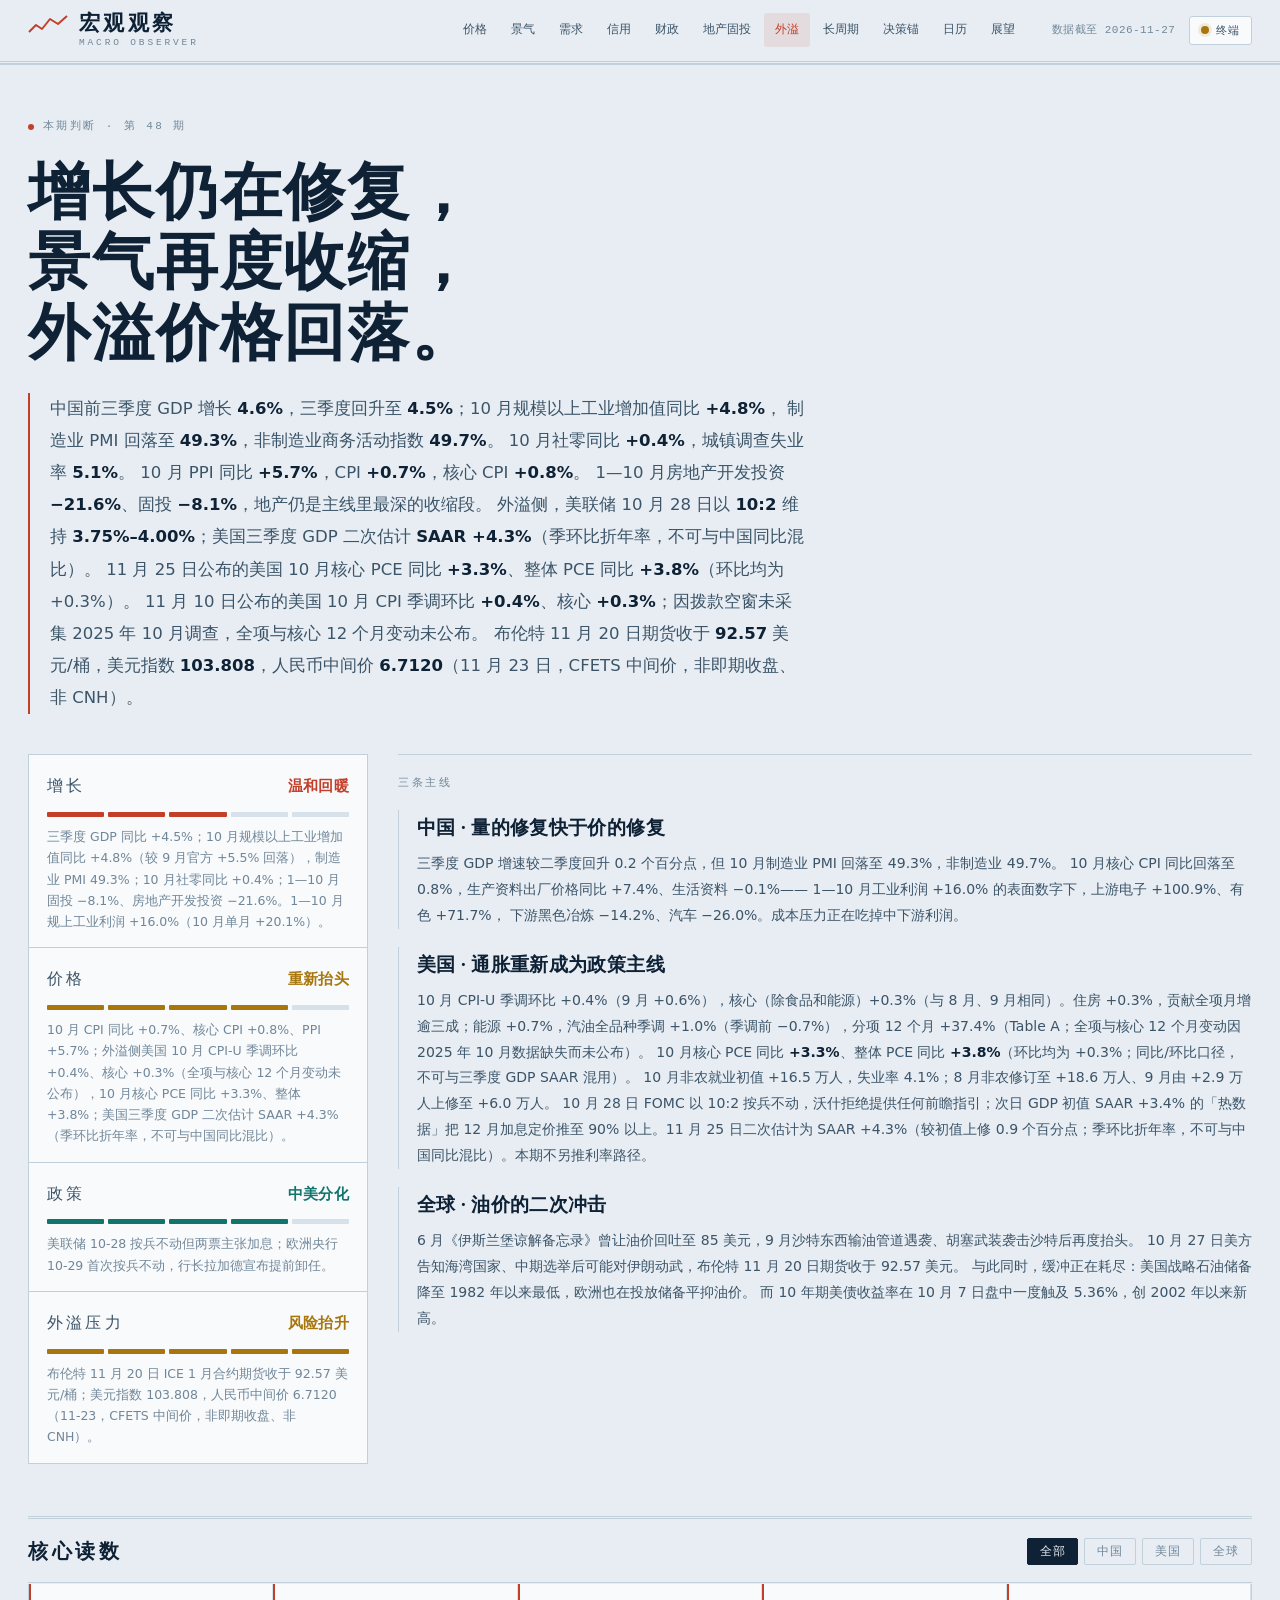
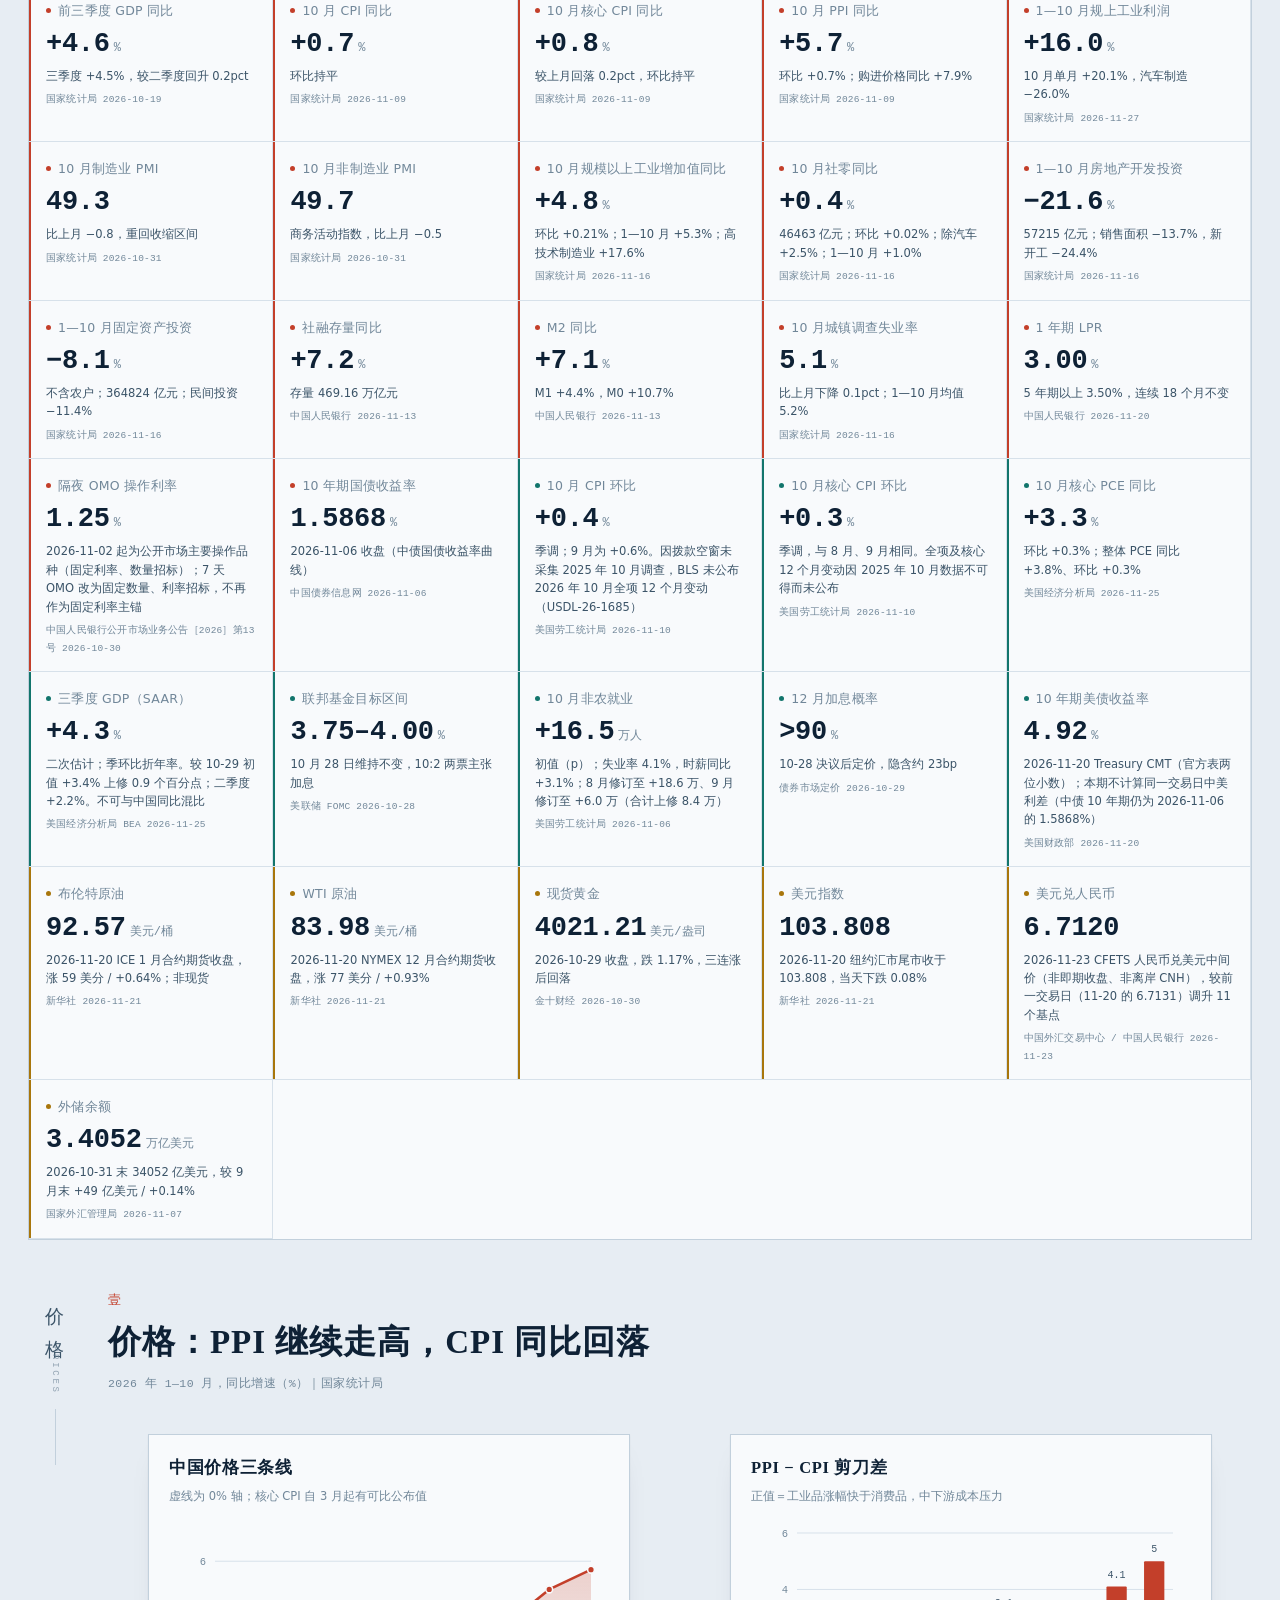
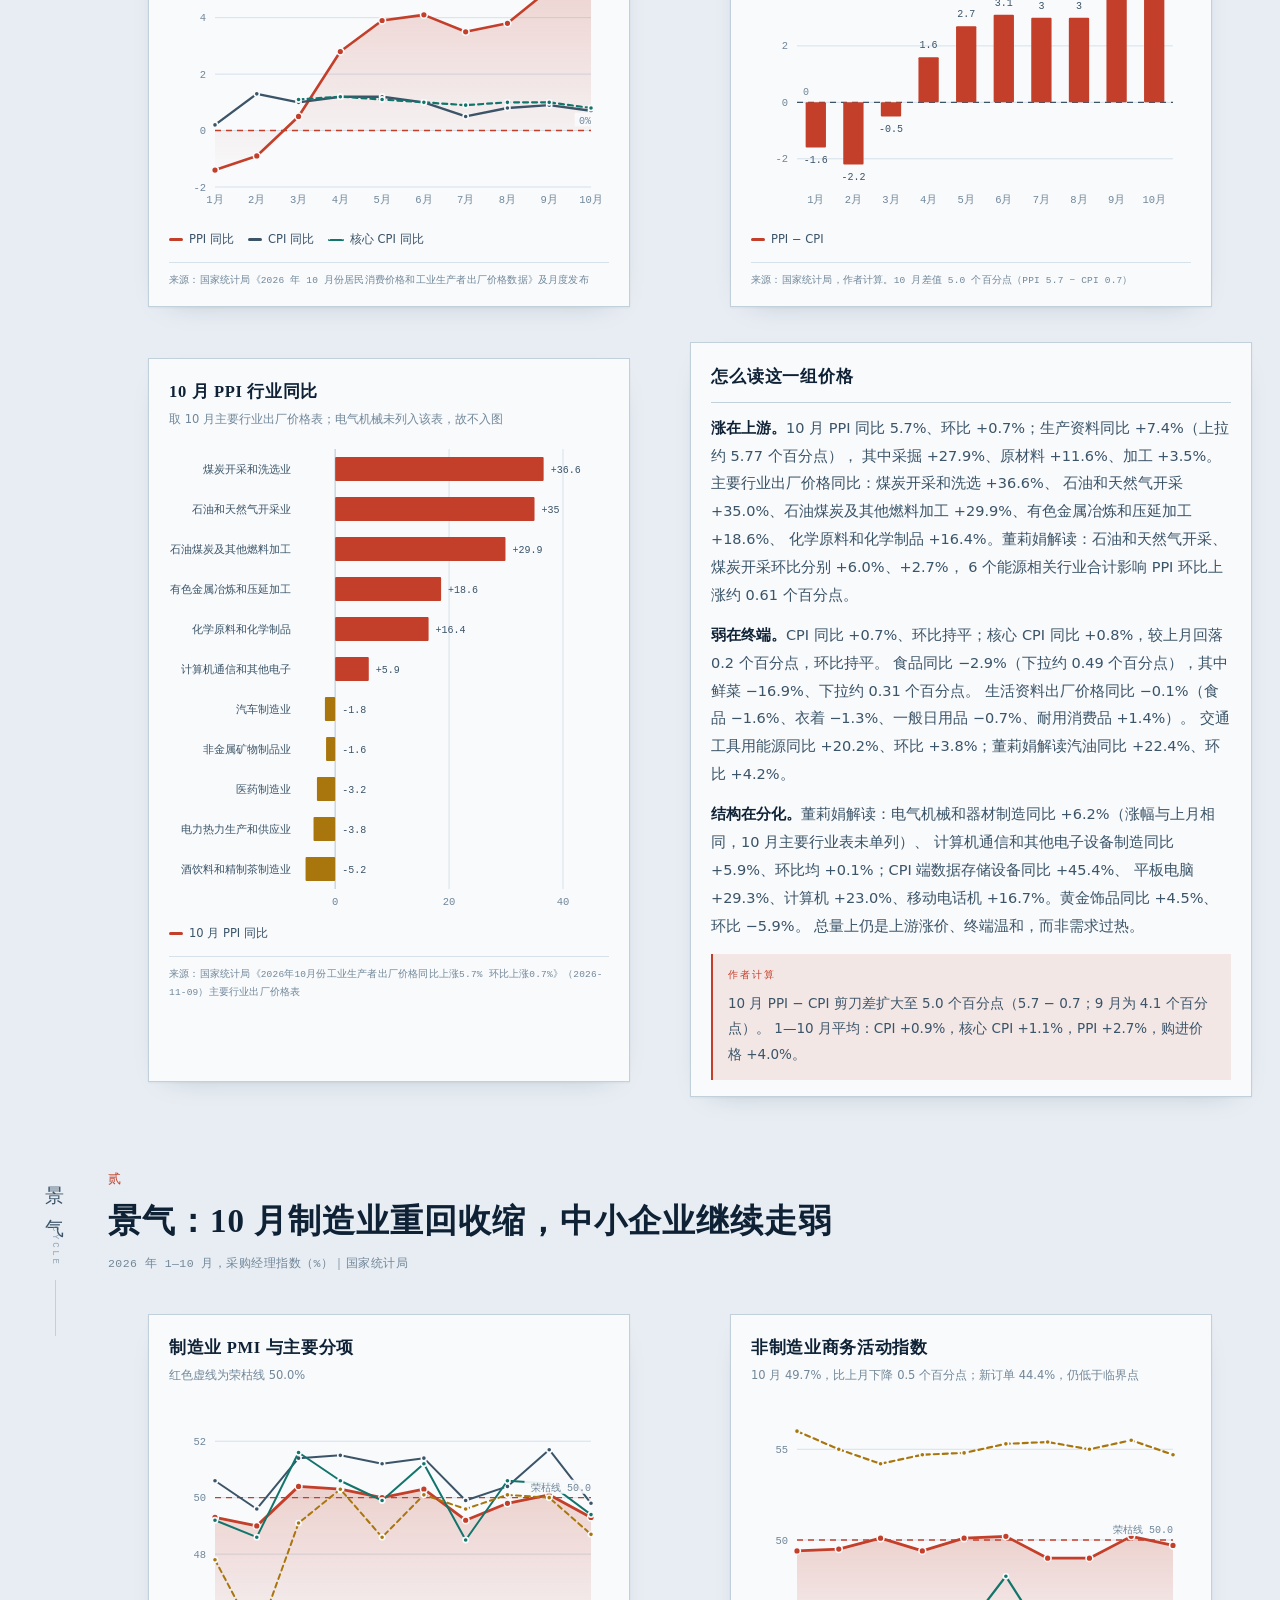
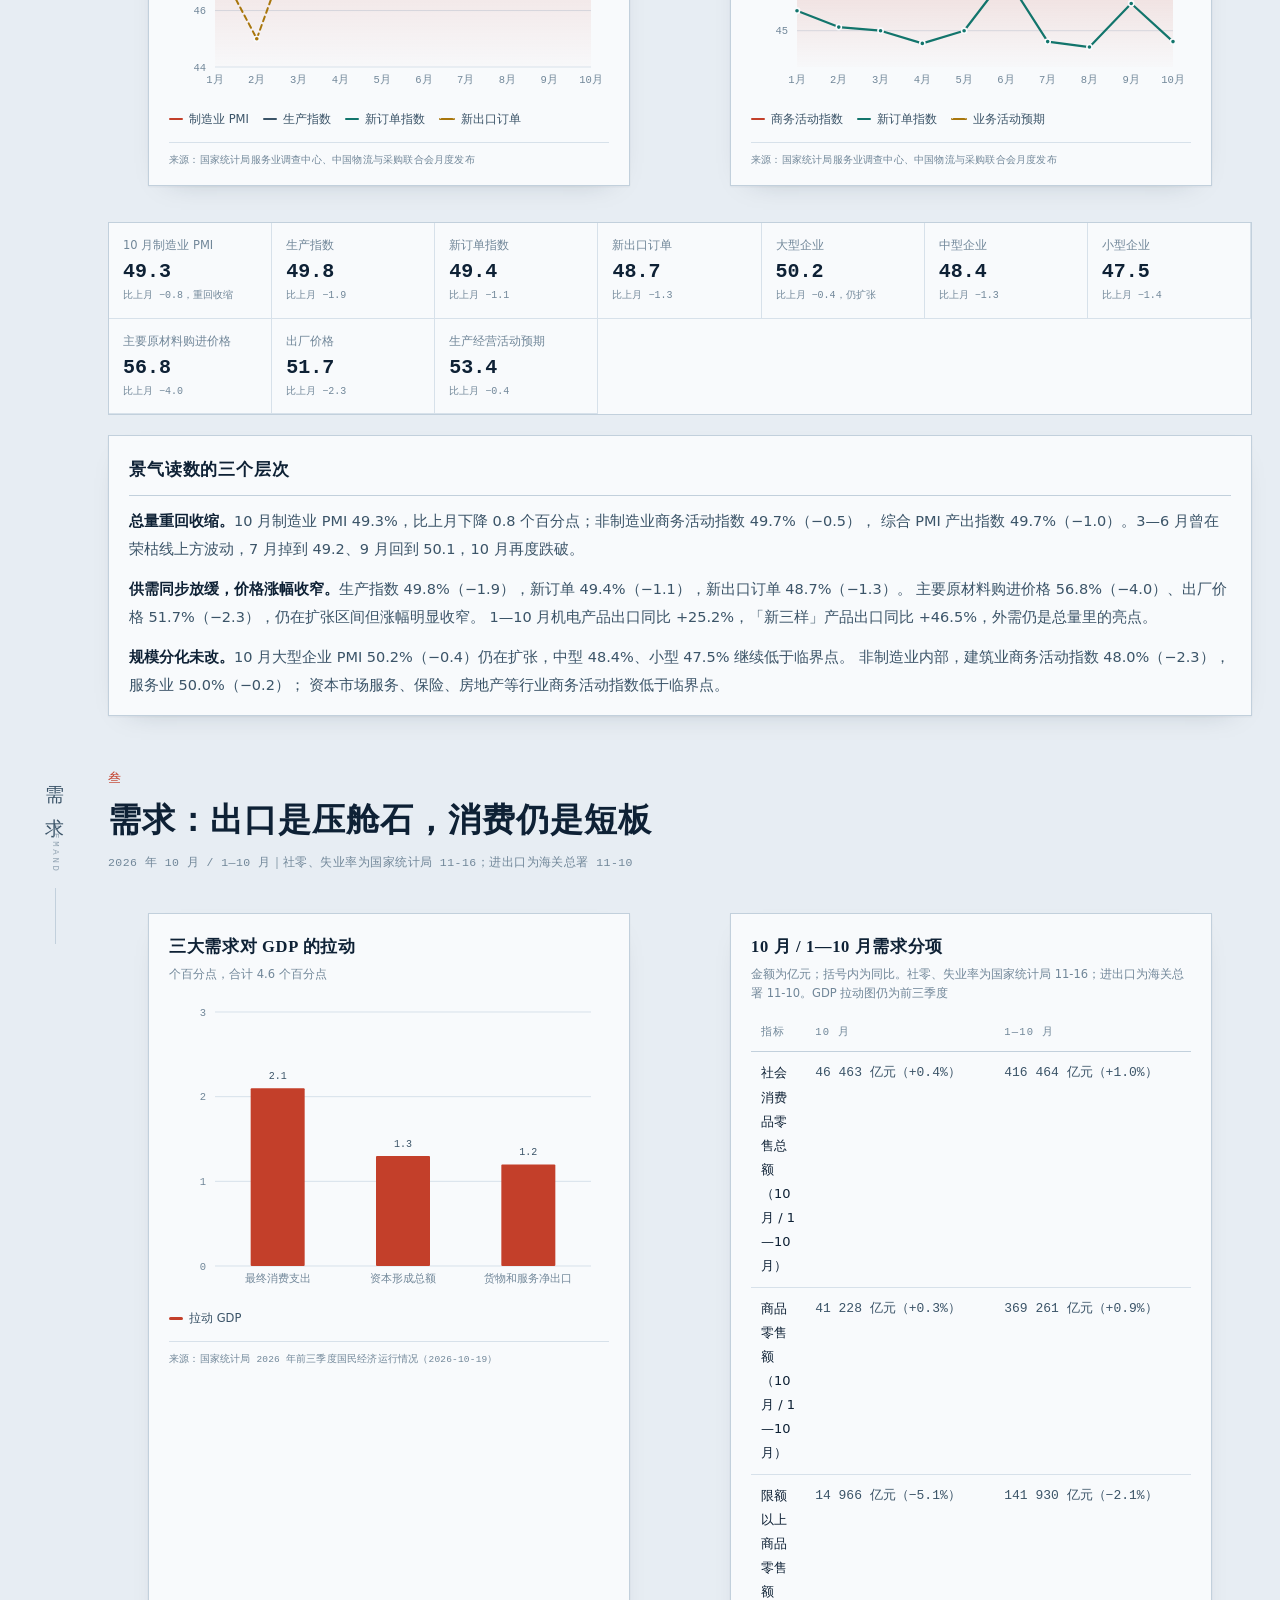
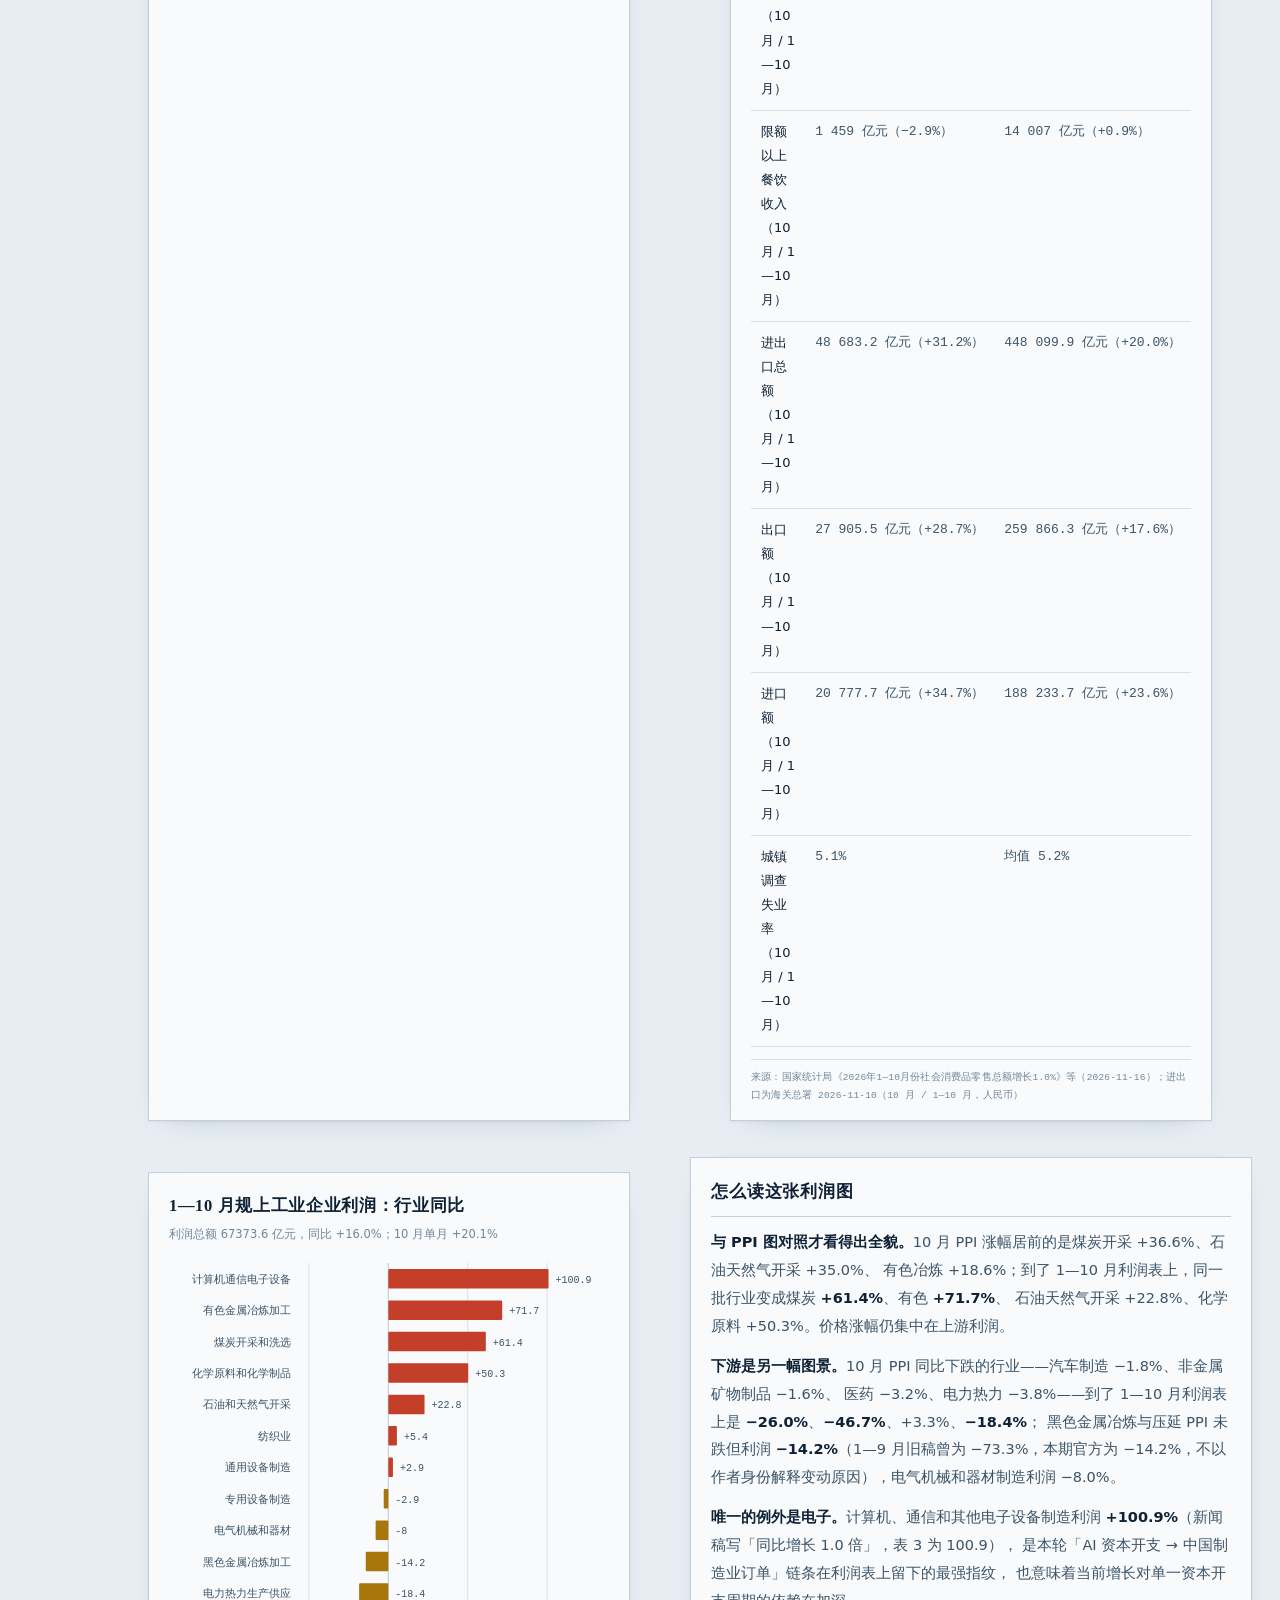
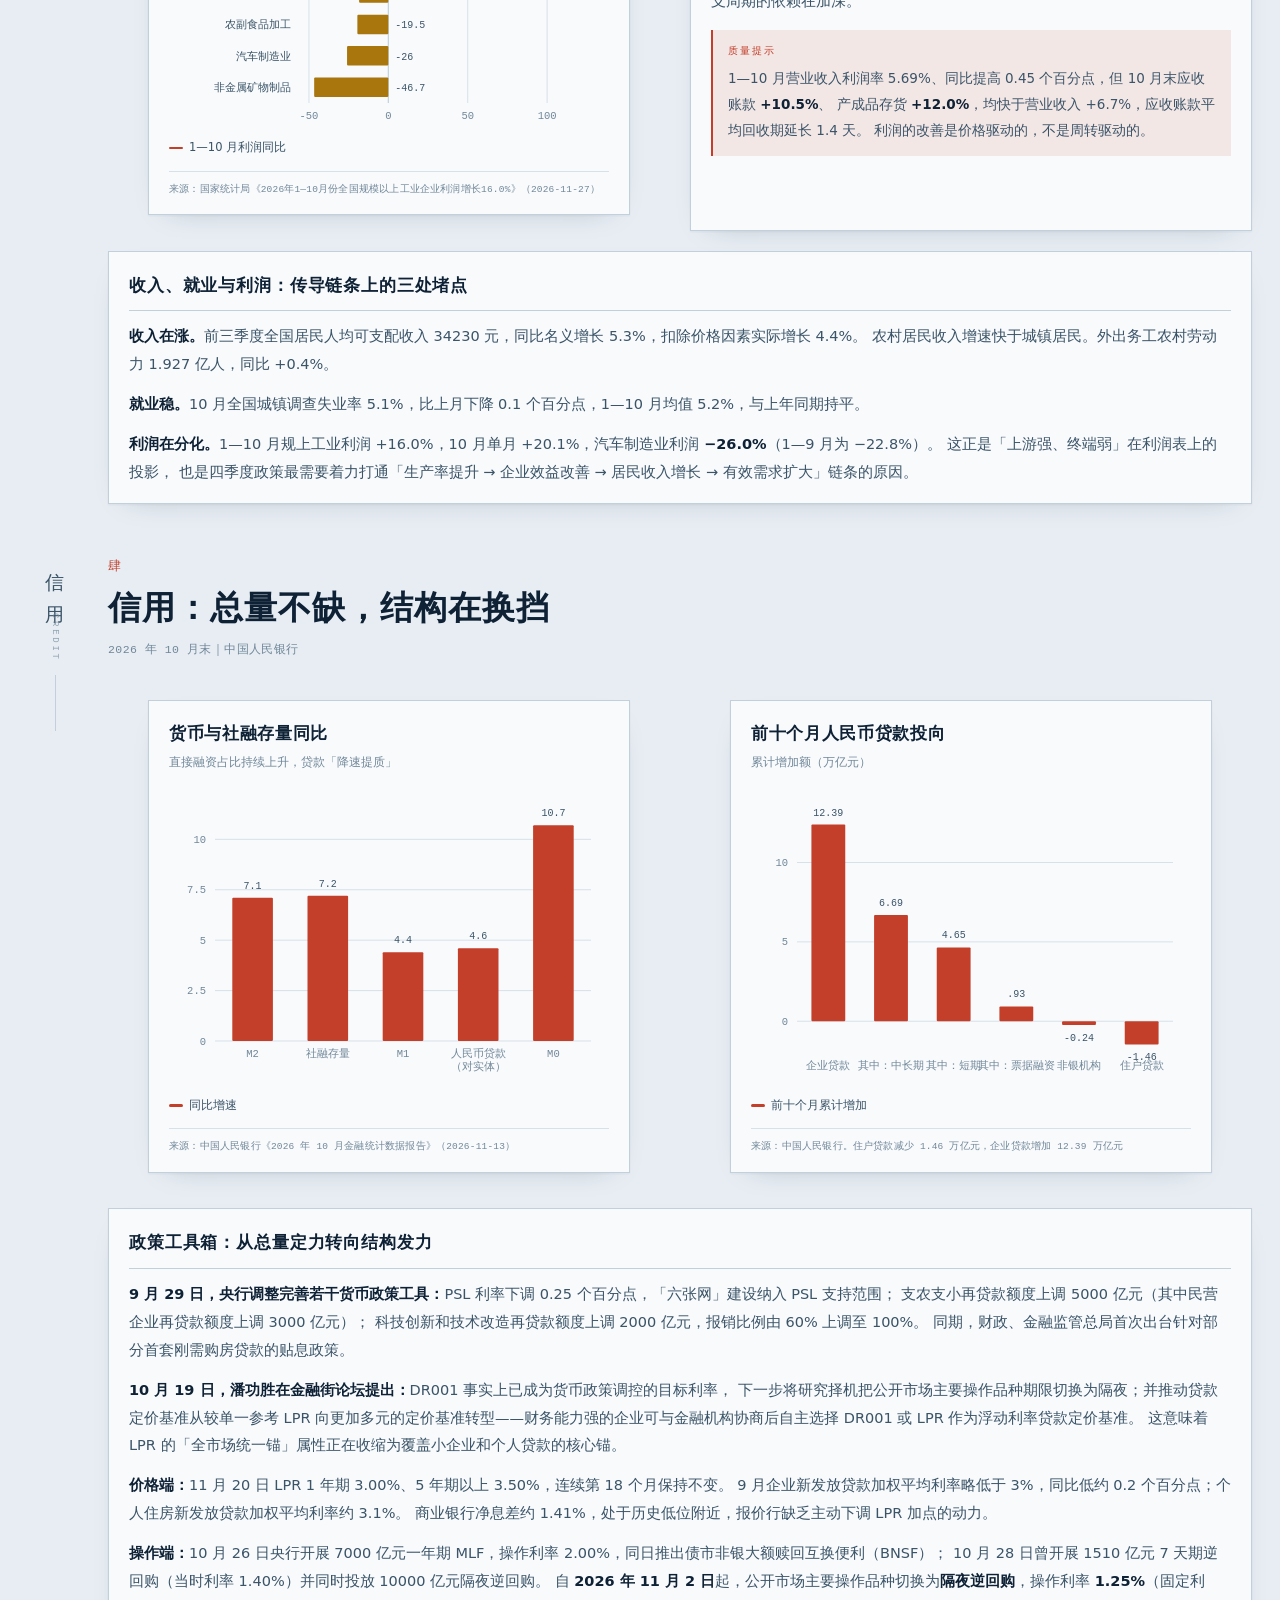
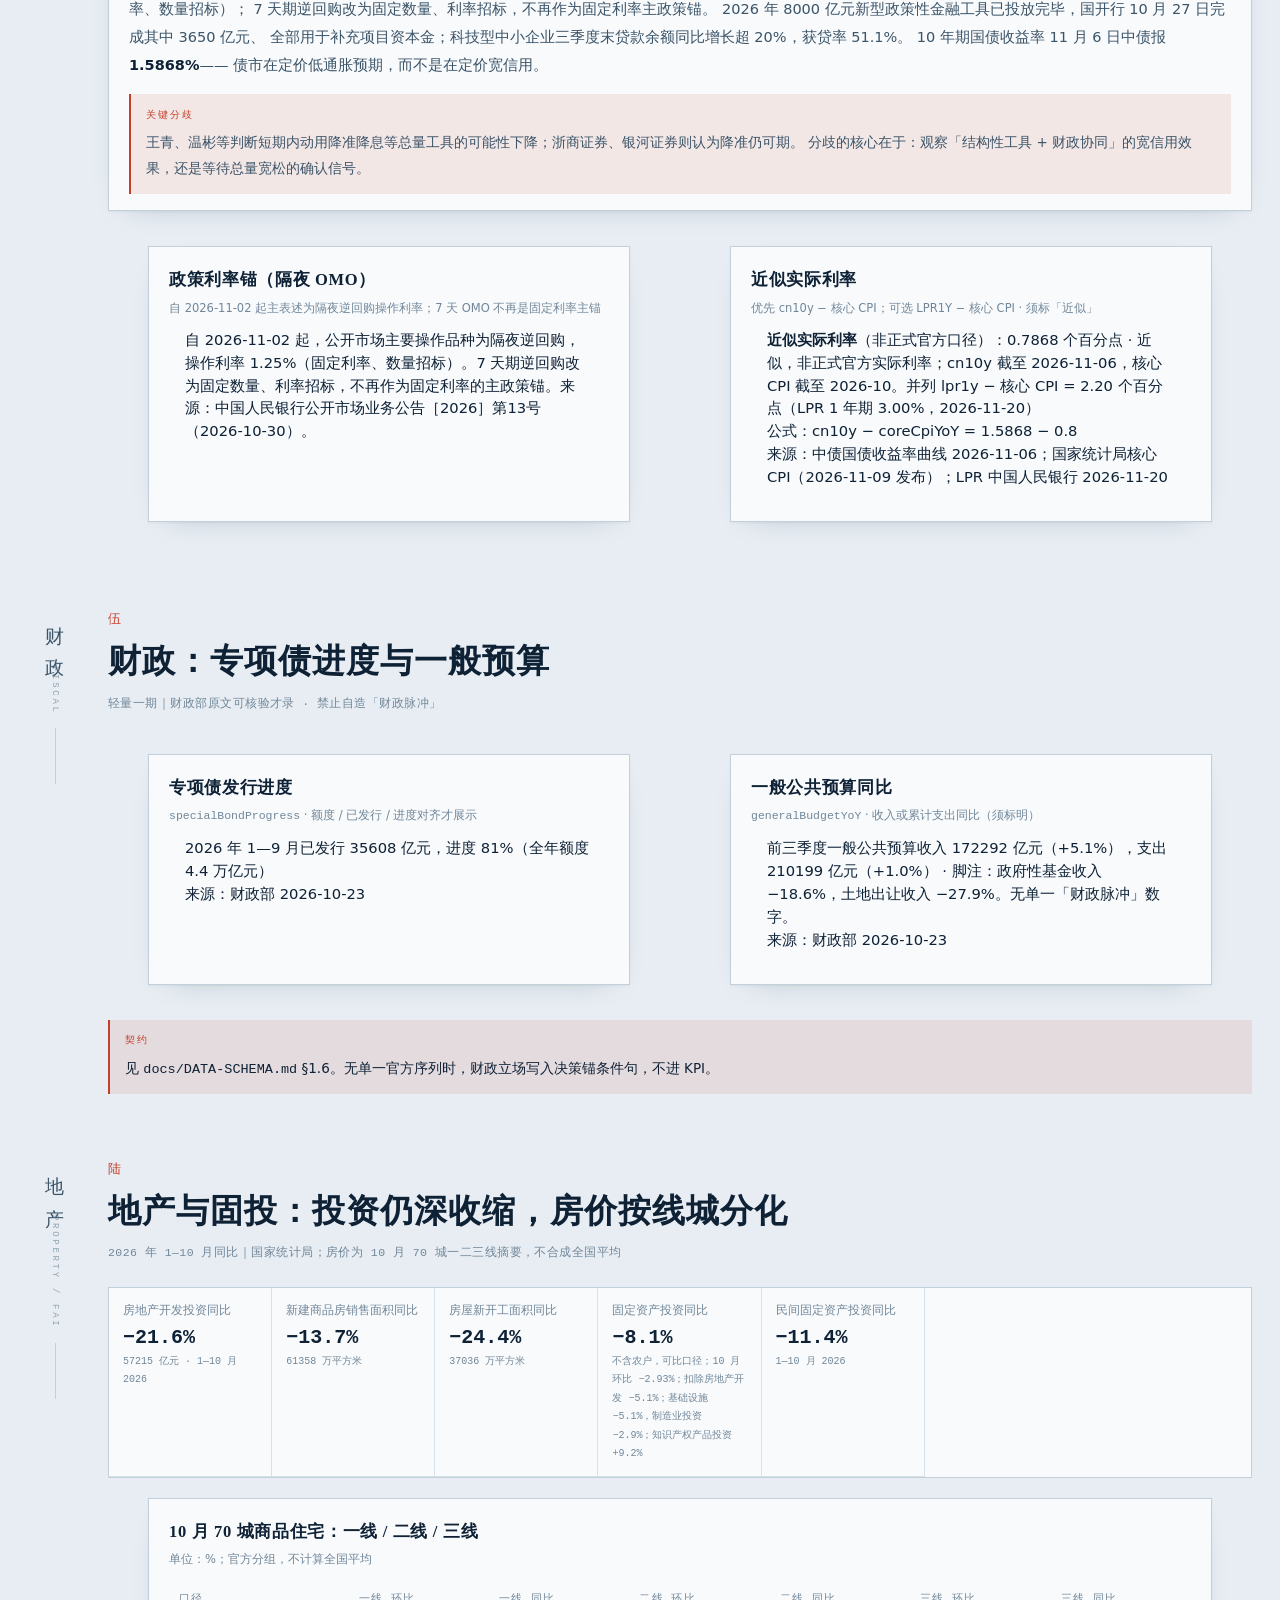
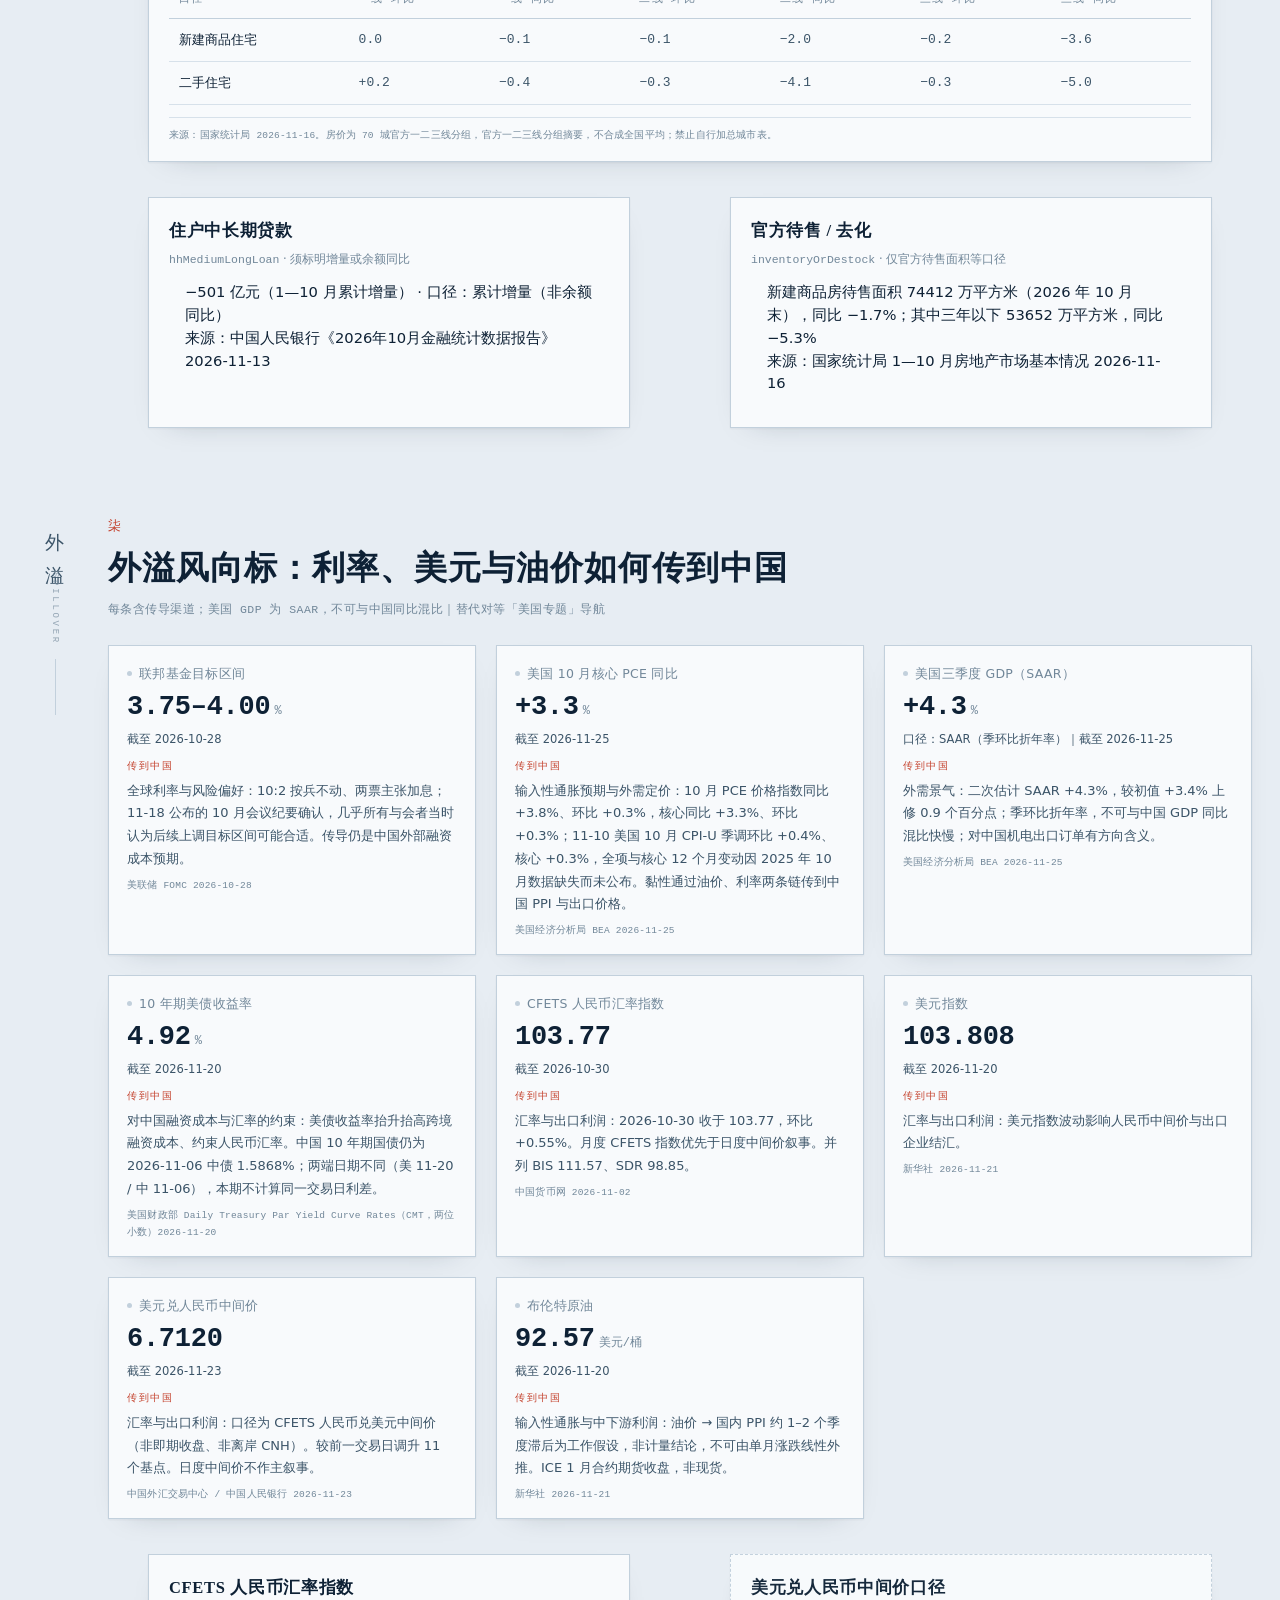
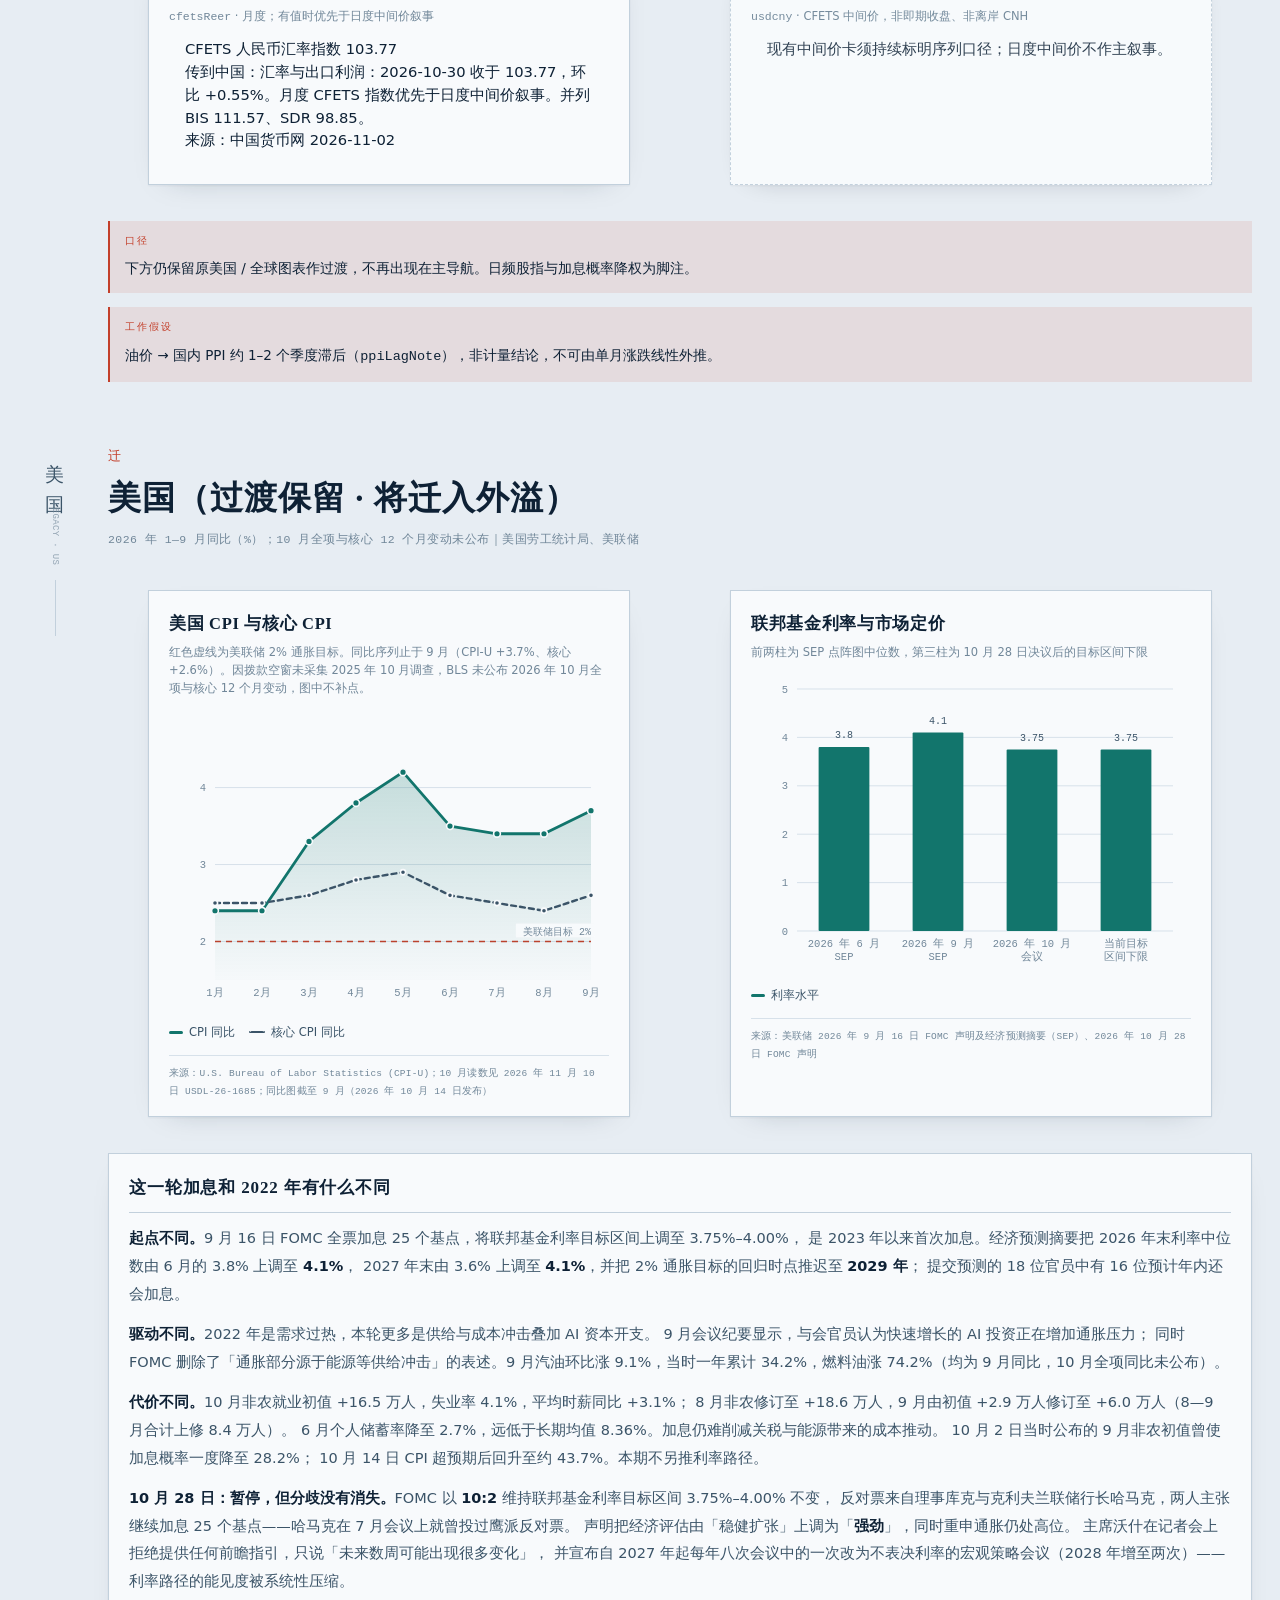
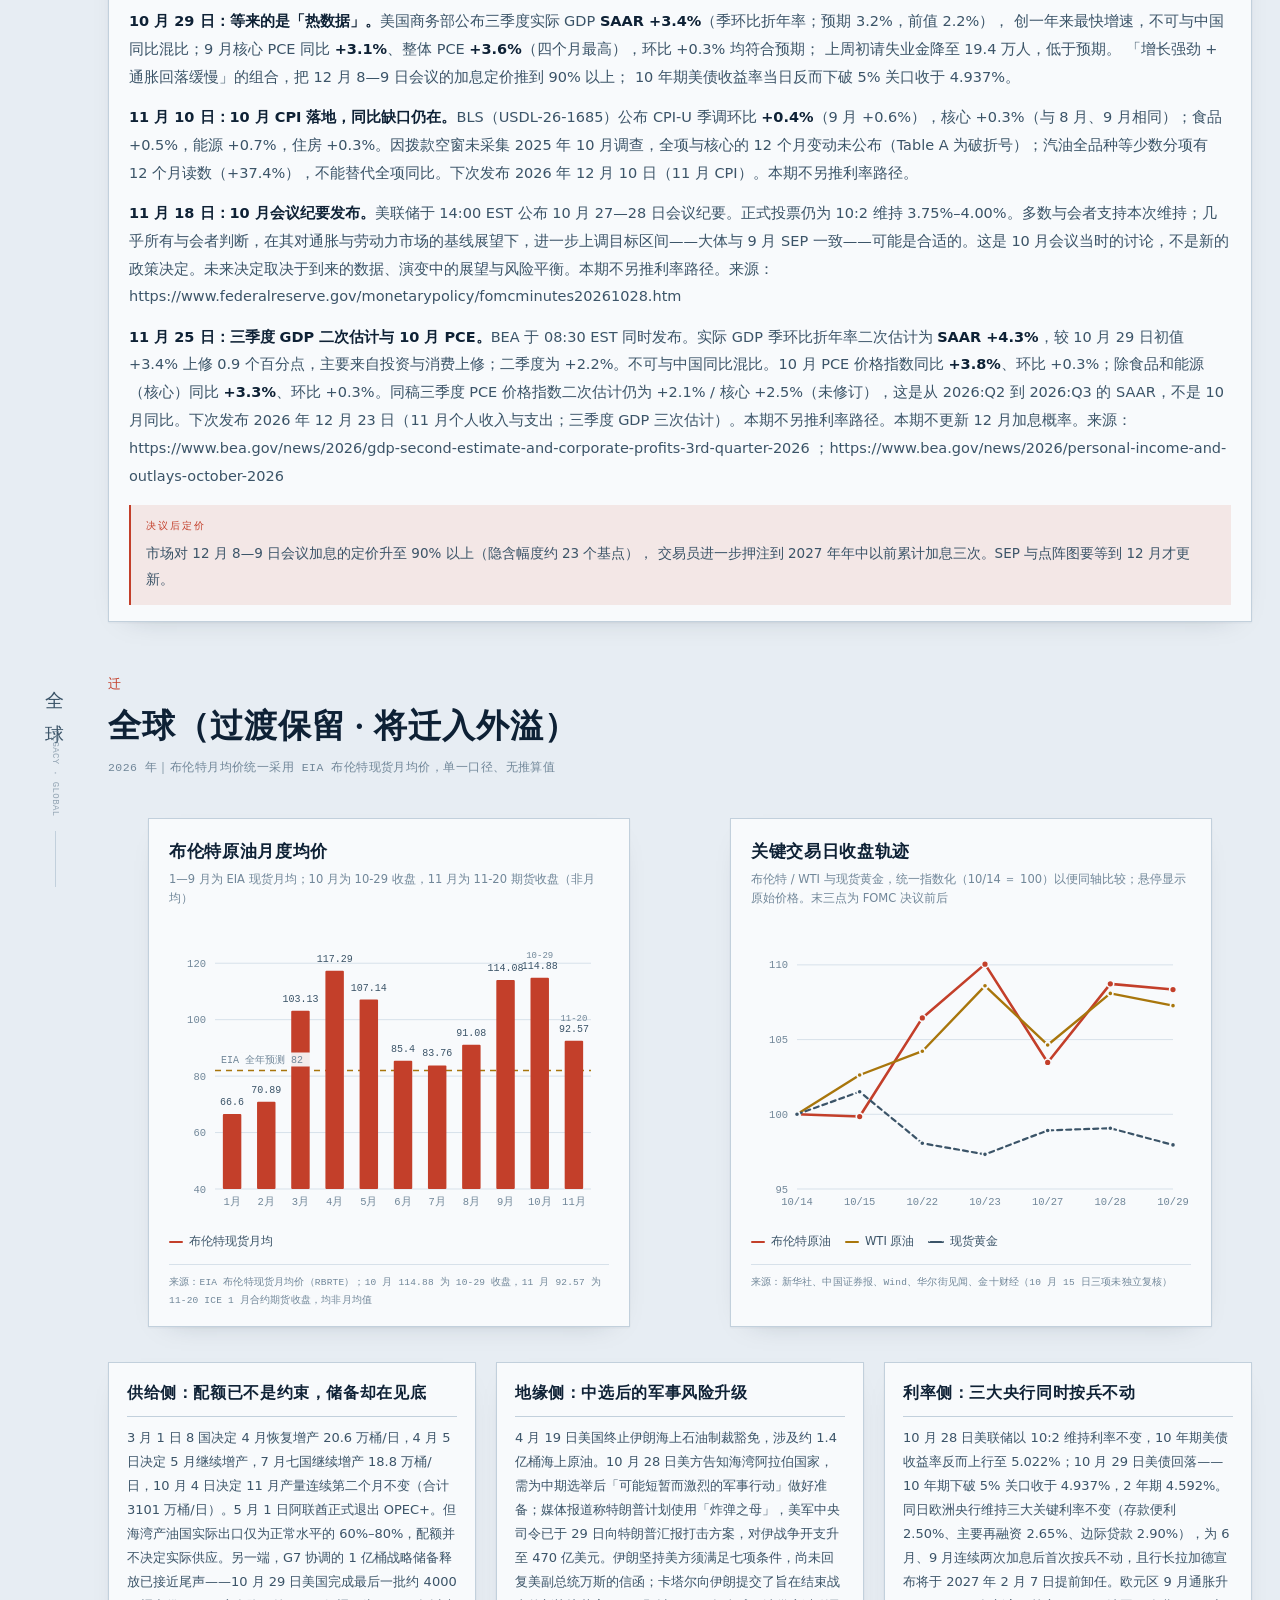
<file: index.html>
<!DOCTYPE html>
<html lang="zh-CN">
<head>
<meta charset="utf-8">
<meta name="viewport" content="width=device-width, initial-scale=1">
<title>宏观观察 Macro Observer · 宏观经济观察</title>
<meta name="description" content="宏观经济观察台：中国主线（增长、价格、信用、地产固投），美国与全球作外溢风向标；含长周期坐标与决策锚。数据截至 2026 年 11 月 27 日。">
<meta name="color-scheme" content="light dark">
<link rel="stylesheet" href="assets/styles.css?v=56">
<link rel="icon" href="data:image/svg+xml,<svg xmlns='http://www.w3.org/2000/svg' viewBox='0 0 32 32'><rect width='32' height='32' fill='%230E2135'/><path d='M6 22 L12 13 L18 18 L26 8' stroke='%23E4674E' stroke-width='2.5' fill='none'/></svg>">
</head>
<body>
<a class="skip" href="#main">跳到主要内容</a>

<header class="masthead">
  <div class="masthead-inner">
    <div class="brand">
      <span class="brand-mark" aria-hidden="true">
        <svg viewBox="0 0 40 24" width="40" height="24" role="presentation">
          <path d="M1 19 L8 12 L14 16 L22 6 L30 11 L39 3" fill="none" stroke="currentColor" stroke-width="2" stroke-linejoin="round"/>
        </svg>
      </span>
      <span class="brand-text">
        <b>宏观观察</b>
        <i>MACRO&nbsp;OBSERVER</i>
      </span>
    </div>
    <nav class="masthead-nav" aria-label="栏目导航">
      <a href="#price">价格</a>
      <a href="#cycle">景气</a>
      <a href="#demand">需求</a>
      <a href="#credit">信用</a>
      <a href="#fiscal">财政</a>
      <a href="#property">地产固投</a>
      <a href="#spillover">外溢</a>
      <a href="#long-cycle">长周期</a>
      <a href="#decision">决策锚</a>
      <a href="#calendar">日历</a>
      <a href="#risks">展望</a>
    </nav>
    <div class="masthead-meta">
      <span class="stamp" id="stamp">数据截至 2026-11-27</span>
      <button class="theme-btn" id="theme-btn" type="button" aria-pressed="false">
        <span class="theme-btn-dot" aria-hidden="true"></span><span id="theme-label">终端</span>
      </button>
    </div>
  </div>
</header>

<main id="main">

  <!-- ============ HERO ============ -->
  <section class="hero">
    <p class="eyebrow"><span class="eyebrow-dot" aria-hidden="true"></span>本期判断 · 第 48 期</p>
    <h1 class="hero-title">增长仍在修复，<br>景气再度收缩，<br>外溢价格回落。</h1>
    <p class="hero-lede">
      中国前三季度 GDP 增长 <b>4.6%</b>，三季度回升至 <b>4.5%</b>；10 月规模以上工业增加值同比 <b>+4.8%</b>，
      制造业 PMI 回落至 <b>49.3%</b>，非制造业商务活动指数 <b>49.7%</b>。
      10 月社零同比 <b>+0.4%</b>，城镇调查失业率 <b>5.1%</b>。
      10 月 PPI 同比 <b>+5.7%</b>，CPI <b>+0.7%</b>，核心 CPI <b>+0.8%</b>。
      1—10 月房地产开发投资 <b>−21.6%</b>、固投 <b>−8.1%</b>，地产仍是主线里最深的收缩段。
      外溢侧，美联储 10 月 28 日以 <b>10:2</b> 维持 <b>3.75%–4.00%</b>；美国三季度 GDP 二次估计 <b>SAAR +4.3%</b>（季环比折年率，不可与中国同比混比）。
      11 月 25 日公布的美国 10 月核心 PCE 同比 <b>+3.3%</b>、整体 PCE 同比 <b>+3.8%</b>（环比均为 +0.3%）。
      11 月 10 日公布的美国 10 月 CPI 季调环比 <b>+0.4%</b>、核心 <b>+0.3%</b>；因拨款空窗未采集 2025 年 10 月调查，全项与核心 12 个月变动未公布。
      布伦特 11 月 20 日期货收于 <b>92.57</b> 美元/桶，美元指数 <b>103.808</b>，人民币中间价 <b>6.7120</b>（11 月 23 日，CFETS 中间价，非即期收盘、非 CNH）。
    </p>

    <div class="hero-main">
      <div class="hero-gauges" id="gauges" role="list" aria-label="四大宏观状态评估"></div>

      <aside class="hero-thesis">
        <h2 class="hero-thesis-h">三条主线</h2>
        <ol class="thesis">
          <li>
            <b>中国 · 量的修复快于价的修复</b>
            <p>三季度 GDP 增速较二季度回升 0.2 个百分点，但 10 月制造业 PMI 回落至 49.3%，非制造业 49.7%。
               10 月核心 CPI 同比回落至 0.8%，生产资料出厂价格同比 +7.4%、生活资料 −0.1%——
               1—10 月工业利润 +16.0% 的表面数字下，上游电子 +100.9%、有色 +71.7%，
               下游黑色冶炼 −14.2%、汽车 −26.0%。成本压力正在吃掉中下游利润。</p>
          </li>
          <li>
            <b>美国 · 通胀重新成为政策主线</b>
            <p>10 月 CPI-U 季调环比 +0.4%（9 月 +0.6%），核心（除食品和能源）+0.3%（与 8 月、9 月相同）。住房 +0.3%，贡献全项月增逾三成；能源 +0.7%，汽油全品种季调 +1.0%（季调前 −0.7%），分项 12 个月 +37.4%（Table A；全项与核心 12 个月变动因 2025 年 10 月数据缺失而未公布）。
               10 月核心 PCE 同比 <b>+3.3%</b>、整体 PCE 同比 <b>+3.8%</b>（环比均为 +0.3%；同比/环比口径，不可与三季度 GDP SAAR 混用）。
               10 月非农就业初值 +16.5 万人，失业率 4.1%；8 月非农修订至 +18.6 万人、9 月由 +2.9 万人上修至 +6.0 万人。
               10 月 28 日 FOMC 以 10:2 按兵不动，沃什拒绝提供任何前瞻指引；次日 GDP 初值 SAAR +3.4% 的「热数据」把 12 月加息定价推至 90% 以上。11 月 25 日二次估计为 SAAR +4.3%（较初值上修 0.9 个百分点；季环比折年率，不可与中国同比混比）。本期不另推利率路径。</p>
          </li>
          <li>
            <b>全球 · 油价的二次冲击</b>
            <p>6 月《伊斯兰堡谅解备忘录》曾让油价回吐至 85 美元，9 月沙特东西输油管道遇袭、胡塞武装袭击沙特后再度抬头。
               10 月 27 日美方告知海湾国家、中期选举后可能对伊朗动武，布伦特 11 月 20 日期货收于 92.57 美元。
               与此同时，缓冲正在耗尽：美国战略石油储备降至 1982 年以来最低，欧洲也在投放储备平抑油价。
               而 10 年期美债收益率在 10 月 7 日盘中一度触及 5.36%，创 2002 年以来新高。</p>
          </li>
        </ol>
      </aside>
    </div>
  </section>

  <!-- ============ KPI ============ -->
  <section class="kpi-section" aria-label="核心指标仪表">
    <div class="kpi-head">
      <h2 class="kpi-title">核心读数</h2>
      <div class="kpi-filters" role="group" aria-label="按经济体筛选">
        <button type="button" class="chip is-active" data-filter="all">全部</button>
        <button type="button" class="chip" data-filter="cn">中国</button>
        <button type="button" class="chip" data-filter="us">美国</button>
        <button type="button" class="chip" data-filter="global">全球</button>
      </div>
    </div>
    <div class="kpi-grid" id="kpi-grid"></div>
  </section>

  <!-- ============ 价格 ============ -->
  <section class="section" id="price">
    <div class="rail" aria-hidden="true"><span class="rail-label">价　格</span><span class="rail-en">PRICES</span></div>
    <div class="section-body">
      <header class="section-head">
        <span class="section-idx">壹</span>
        <h2>价格：PPI 继续走高，CPI 同比回落</h2>
        <p class="section-sub">2026 年 1—10 月，同比增速（%）｜国家统计局</p>
      </header>

      <div class="grid-2">
        <figure class="panel">
          <figcaption>
            <h3>中国价格三条线</h3>
            <span class="fig-note">虚线为 0% 轴；核心 CPI 自 3 月起有可比公布值</span>
          </figcaption>
          <div class="chart" id="chart-cn-prices" data-chart="cnPrices"></div>
          <p class="fig-src">来源：国家统计局《2026 年 10 月份居民消费价格和工业生产者出厂价格数据》及月度发布</p>
        </figure>

        <figure class="panel">
          <figcaption>
            <h3>PPI − CPI 剪刀差</h3>
            <span class="fig-note">正值＝工业品涨幅快于消费品，中下游成本压力</span>
          </figcaption>
          <div class="chart" id="chart-scissors" data-chart="scissors"></div>
          <p class="fig-src">来源：国家统计局，作者计算。10 月差值 5.0 个百分点（PPI 5.7 − CPI 0.7）</p>
        </figure>
      </div>

      <div class="grid-2">
        <figure class="panel">
          <figcaption>
            <h3>10 月 PPI 行业同比</h3>
            <span class="fig-note">取 10 月主要行业出厂价格表；电气机械未列入该表，故不入图</span>
          </figcaption>
          <div class="chart chart-tall" id="chart-ppi-industry" data-chart="ppiIndustry"></div>
          <p class="fig-src">来源：国家统计局《2026年10月份工业生产者出厂价格同比上涨5.7% 环比上涨0.7%》（2026-11-09）主要行业出厂价格表</p>
        </figure>

        <div class="panel panel-prose">
          <h3 class="panel-h">怎么读这一组价格</h3>
          <p><b>涨在上游。</b>10 月 PPI 同比 5.7%、环比 +0.7%；生产资料同比 +7.4%（上拉约 5.77 个百分点），
             其中采掘 +27.9%、原材料 +11.6%、加工 +3.5%。主要行业出厂价格同比：煤炭开采和洗选 +36.6%、
             石油和天然气开采 +35.0%、石油煤炭及其他燃料加工 +29.9%、有色金属冶炼和压延加工 +18.6%、
             化学原料和化学制品 +16.4%。董莉娟解读：石油和天然气开采、煤炭开采环比分别 +6.0%、+2.7%，
             6 个能源相关行业合计影响 PPI 环比上涨约 0.61 个百分点。</p>
          <p><b>弱在终端。</b>CPI 同比 +0.7%、环比持平；核心 CPI 同比 +0.8%，较上月回落 0.2 个百分点，环比持平。
             食品同比 −2.9%（下拉约 0.49 个百分点），其中鲜菜 −16.9%、下拉约 0.31 个百分点。
             生活资料出厂价格同比 −0.1%（食品 −1.6%、衣着 −1.3%、一般日用品 −0.7%、耐用消费品 +1.4%）。
             交通工具用能源同比 +20.2%、环比 +3.8%；董莉娟解读汽油同比 +22.4%、环比 +4.2%。</p>
          <p><b>结构在分化。</b>董莉娟解读：电气机械和器材制造同比 +6.2%（涨幅与上月相同，10 月主要行业表未单列）、
             计算机通信和其他电子设备制造同比 +5.9%、环比均 +0.1%；CPI 端数据存储设备同比 +45.4%、
             平板电脑 +29.3%、计算机 +23.0%、移动电话机 +16.7%。黄金饰品同比 +4.5%、环比 −5.9%。
             总量上仍是上游涨价、终端温和，而非需求过热。</p>
          <p class="callout">
            <span class="callout-tag">作者计算</span>
            10 月 PPI − CPI 剪刀差扩大至 5.0 个百分点（5.7 − 0.7；9 月为 4.1 个百分点）。
            1—10 月平均：CPI +0.9%，核心 CPI +1.1%，PPI +2.7%，购进价格 +4.0%。
          </p>
        </div>
      </div>
    </div>
  </section>

  <!-- ============ 景气 ============ -->
  <section class="section" id="cycle">
    <div class="rail" aria-hidden="true"><span class="rail-label">景　气</span><span class="rail-en">CYCLE</span></div>
    <div class="section-body">
      <header class="section-head">
        <span class="section-idx">贰</span>
        <h2>景气：10 月制造业重回收缩，中小企业继续走弱</h2>
        <p class="section-sub">2026 年 1—10 月，采购经理指数（%）｜国家统计局</p>
      </header>

      <div class="grid-2">
        <figure class="panel">
          <figcaption>
            <h3>制造业 PMI 与主要分项</h3>
            <span class="fig-note">红色虚线为荣枯线 50.0%</span>
          </figcaption>
          <div class="chart" id="chart-cn-pmi" data-chart="cnPmi"></div>
          <p class="fig-src">来源：国家统计局服务业调查中心、中国物流与采购联合会月度发布</p>
        </figure>

        <figure class="panel">
          <figcaption>
            <h3>非制造业商务活动指数</h3>
            <span class="fig-note">10 月 49.7%，比上月下降 0.5 个百分点；新订单 44.4%，仍低于临界点</span>
          </figcaption>
          <div class="chart" id="chart-nm" data-chart="nonMfg"></div>
          <p class="fig-src">来源：国家统计局服务业调查中心、中国物流与采购联合会月度发布</p>
        </figure>
      </div>

      <div class="stat-row" id="pmi-stats"></div>

      <div class="panel panel-prose">
        <h3 class="panel-h">景气读数的三个层次</h3>
        <p><b>总量重回收缩。</b>10 月制造业 PMI 49.3%，比上月下降 0.8 个百分点；非制造业商务活动指数 49.7%（−0.5），
           综合 PMI 产出指数 49.7%（−1.0）。3—6 月曾在荣枯线上方波动，7 月掉到 49.2、9 月回到 50.1，10 月再度跌破。</p>
        <p><b>供需同步放缓，价格涨幅收窄。</b>生产指数 49.8%（−1.9），新订单 49.4%（−1.1），新出口订单 48.7%（−1.3）。
           主要原材料购进价格 56.8%（−4.0）、出厂价格 51.7%（−2.3），仍在扩张区间但涨幅明显收窄。
           1—10 月机电产品出口同比 +25.2%，「新三样」产品出口同比 +46.5%，外需仍是总量里的亮点。</p>
        <p><b>规模分化未改。</b>10 月大型企业 PMI 50.2%（−0.4）仍在扩张，中型 48.4%、小型 47.5% 继续低于临界点。
           非制造业内部，建筑业商务活动指数 48.0%（−2.3），服务业 50.0%（−0.2）；
           资本市场服务、保险、房地产等行业商务活动指数低于临界点。</p>
      </div>
    </div>
  </section>

  <!-- ============ 需求 ============ -->
  <section class="section" id="demand">
    <div class="rail" aria-hidden="true"><span class="rail-label">需　求</span><span class="rail-en">DEMAND</span></div>
    <div class="section-body">
      <header class="section-head">
        <span class="section-idx">叁</span>
        <h2>需求：出口是压舱石，消费仍是短板</h2>
        <p class="section-sub">2026 年 10 月 / 1—10 月｜社零、失业率为国家统计局 11-16；进出口为海关总署 11-10</p>
      </header>

      <div class="grid-2">
        <figure class="panel">
          <figcaption>
            <h3>三大需求对 GDP 的拉动</h3>
            <span class="fig-note">个百分点，合计 4.6 个百分点</span>
          </figcaption>
          <div class="chart" id="chart-demand" data-chart="demand"></div>
          <p class="fig-src">来源：国家统计局 2026 年前三季度国民经济运行情况（2026-10-19）</p>
        </figure>

        <figure class="panel">
          <figcaption>
            <h3>10 月 / 1—10 月需求分项</h3>
            <span class="fig-note">金额为亿元；括号内为同比。社零、失业率为国家统计局 11-16；进出口为海关总署 11-10。GDP 拉动图仍为前三季度</span>
          </figcaption>
          <div class="table-wrap">
            <table class="data-table" id="table-demand">
              <caption class="sr-only">10 月及 1—10 月的需求分项数据：社零、失业率与进出口时期已对齐</caption>
            </table>
          </div>
          <p class="fig-src">来源：国家统计局《2026年1—10月份社会消费品零售总额增长1.0%》等（2026-11-16）；进出口为海关总署 2026-11-10（10 月 / 1—10 月，人民币）</p>
        </figure>
      </div>

      <div class="grid-2">
        <figure class="panel">
          <figcaption>
            <h3>1—10 月规上工业企业利润：行业同比</h3>
            <span class="fig-note">利润总额 67373.6 亿元，同比 +16.0%；10 月单月 +20.1%</span>
          </figcaption>
          <div class="chart chart-tall" id="chart-industry-profit" data-chart="industryProfit"></div>
          <p class="fig-src">来源：国家统计局《2026年1—10月份全国规模以上工业企业利润增长16.0%》（2026-11-27）</p>
        </figure>

        <div class="panel panel-prose">
          <h3 class="panel-h">怎么读这张利润图</h3>
          <p><b>与 PPI 图对照才看得出全貌。</b>10 月 PPI 涨幅居前的是煤炭开采 +36.6%、石油天然气开采 +35.0%、
             有色冶炼 +18.6%；到了 1—10 月利润表上，同一批行业变成煤炭 <b>+61.4%</b>、有色 <b>+71.7%</b>、
             石油天然气开采 +22.8%、化学原料 +50.3%。价格涨幅仍集中在上游利润。</p>
          <p><b>下游是另一幅图景。</b>10 月 PPI 同比下跌的行业——汽车制造 −1.8%、非金属矿物制品 −1.6%、
             医药 −3.2%、电力热力 −3.8%——到了 1—10 月利润表上是 <b>−26.0%</b>、<b>−46.7%</b>、+3.3%、<b>−18.4%</b>；
             黑色金属冶炼与压延 PPI 未跌但利润 <b>−14.2%</b>（1—9 月旧稿曾为 −73.3%，本期官方为 −14.2%，不以作者身份解释变动原因），电气机械和器材制造利润 −8.0%。</p>
          <p><b>唯一的例外是电子。</b>计算机、通信和其他电子设备制造利润 <b>+100.9%</b>（新闻稿写「同比增长 1.0 倍」，表 3 为 100.9），
             是本轮「AI 资本开支 → 中国制造业订单」链条在利润表上留下的最强指纹，
             也意味着当前增长对单一资本开支周期的依赖在加深。</p>
          <p class="callout">
            <span class="callout-tag">质量提示</span>
            1—10 月营业收入利润率 5.69%、同比提高 0.45 个百分点，但 10 月末应收账款 <b>+10.5%</b>、
            产成品存货 <b>+12.0%</b>，均快于营业收入 +6.7%，应收账款平均回收期延长 1.4 天。
            利润的改善是价格驱动的，不是周转驱动的。
          </p>
        </div>
      </div>

      <div class="panel panel-prose">
        <h3 class="panel-h">收入、就业与利润：传导链条上的三处堵点</h3>
        <p><b>收入在涨。</b>前三季度全国居民人均可支配收入 34230 元，同比名义增长 5.3%，扣除价格因素实际增长 4.4%。
           农村居民收入增速快于城镇居民。外出务工农村劳动力 1.927 亿人，同比 +0.4%。</p>
        <p><b>就业稳。</b>10 月全国城镇调查失业率 5.1%，比上月下降 0.1 个百分点，1—10 月均值 5.2%，与上年同期持平。</p>
        <p><b>利润在分化。</b>1—10 月规上工业利润 +16.0%，10 月单月 +20.1%，汽车制造业利润 <b>−26.0%</b>（1—9 月为 −22.8%）。
           这正是「上游强、终端弱」在利润表上的投影，
           也是四季度政策最需要着力打通「生产率提升 → 企业效益改善 → 居民收入增长 → 有效需求扩大」链条的原因。</p>
      </div>
    </div>
  </section>

  <!-- ============ 信用 ============ -->
  <section class="section" id="credit">
    <div class="rail" aria-hidden="true"><span class="rail-label">信　用</span><span class="rail-en">CREDIT</span></div>
    <div class="section-body">
      <header class="section-head">
        <span class="section-idx">肆</span>
        <h2>信用：总量不缺，结构在换挡</h2>
        <p class="section-sub">2026 年 10 月末｜中国人民银行</p>
      </header>

      <div class="grid-2">
        <figure class="panel">
          <figcaption>
            <h3>货币与社融存量同比</h3>
            <span class="fig-note">直接融资占比持续上升，贷款「降速提质」</span>
          </figcaption>
          <div class="chart" id="chart-credit" data-chart="credit"></div>
          <p class="fig-src">来源：中国人民银行《2026 年 10 月金融统计数据报告》（2026-11-13）</p>
        </figure>

        <figure class="panel">
          <figcaption>
            <h3>前十个月人民币贷款投向</h3>
            <span class="fig-note">累计增加额（万亿元）</span>
          </figcaption>
          <div class="chart" id="chart-loans" data-chart="loans"></div>
          <p class="fig-src">来源：中国人民银行。住户贷款减少 1.46 万亿元，企业贷款增加 12.39 万亿元</p>
        </figure>
      </div>

      <div class="panel panel-prose">
        <h3 class="panel-h">政策工具箱：从总量定力转向结构发力</h3>
        <p><b>9 月 29 日，央行调整完善若干货币政策工具：</b>PSL 利率下调 0.25 个百分点，「六张网」建设纳入 PSL 支持范围；
           支农支小再贷款额度上调 5000 亿元（其中民营企业再贷款额度上调 3000 亿元）；
           科技创新和技术改造再贷款额度上调 2000 亿元，报销比例由 60% 上调至 100%。
           同期，财政、金融监管总局首次出台针对部分首套刚需购房贷款的贴息政策。</p>
        <p><b>10 月 19 日，潘功胜在金融街论坛提出：</b>DR001 事实上已成为货币政策调控的目标利率，
           下一步将研究择机把公开市场主要操作品种期限切换为隔夜；并推动贷款定价基准从较单一参考 LPR
           向更加多元的定价基准转型——财务能力强的企业可与金融机构协商后自主选择 DR001 或 LPR 作为浮动利率贷款定价基准。
           这意味着 LPR 的「全市场统一锚」属性正在收缩为覆盖小企业和个人贷款的核心锚。</p>
        <p><b>价格端：</b>11 月 20 日 LPR 1 年期 3.00%、5 年期以上 3.50%，连续第 18 个月保持不变。
           9 月企业新发放贷款加权平均利率略低于 3%，同比低约 0.2 个百分点；个人住房新发放贷款加权平均利率约 3.1%。
           商业银行净息差约 1.41%，处于历史低位附近，报价行缺乏主动下调 LPR 加点的动力。</p>
        <p><b>操作端：</b>10 月 26 日央行开展 7000 亿元一年期 MLF，操作利率 2.00%，同日推出债市非银大额赎回互换便利（BNSF）；
           10 月 28 日曾开展 1510 亿元 7 天期逆回购（当时利率 1.40%）并同时投放 10000 亿元隔夜逆回购。
           自 <b>2026 年 11 月 2 日</b>起，公开市场主要操作品种切换为<strong>隔夜逆回购</strong>，操作利率 <b>1.25%</b>（固定利率、数量招标）；
           7 天期逆回购改为固定数量、利率招标，不再作为固定利率主政策锚。
           2026 年 8000 亿元新型政策性金融工具已投放完毕，国开行 10 月 27 日完成其中 3650 亿元、
           全部用于补充项目资本金；科技型中小企业三季度末贷款余额同比增长超 20%，获贷率 51.1%。
           10 年期国债收益率 11 月 6 日中债报 <b>1.5868%</b>——
           债市在定价低通胀预期，而不是在定价宽信用。</p>
        <p class="callout">
          <span class="callout-tag">关键分歧</span>
          王青、温彬等判断短期内动用降准降息等总量工具的可能性下降；浙商证券、银河证券则认为降准仍可期。
          分歧的核心在于：观察「结构性工具 + 财政协同」的宽信用效果，还是等待总量宽松的确认信号。
        </p>
      </div>

      <div class="grid-2 schema-slots" data-schema="china.credit.v1.1">
        <figure class="panel scaffold-panel" id="slot-policy-rate">
          <figcaption>
            <h3>政策利率锚（隔夜 OMO）</h3>
            <span class="fig-note">自 2026-11-02 起主表述为隔夜逆回购操作利率；7 天 OMO 不再是固定利率主锚</span>
          </figcaption>
          <p class="scaffold-body" id="policy-rate-note">版位已预留（<code>policyRateNote</code>）。下期有核验文案后由数据层注入，不在此编造利率。</p>
        </figure>
        <figure class="panel scaffold-panel" id="slot-real-rate">
          <figcaption>
            <h3>近似实际利率</h3>
            <span class="fig-note">优先 cn10y − 核心 CPI；可选 LPR1Y − 核心 CPI · 须标「近似」</span>
          </figcaption>
          <p class="scaffold-body" id="real-rate-proxy">版位已预留（<code>realRateProxy</code>）。非正式官方实际利率；有核验值前不展示数字。</p>
        </figure>
      </div>
    </div>
  </section>

  <!-- ============ 财政（schema v1.1 轻量） ============ -->
  <section class="section" id="fiscal">
    <div class="rail" aria-hidden="true"><span class="rail-label">财　政</span><span class="rail-en">FISCAL</span></div>
    <div class="section-body">
      <header class="section-head">
        <span class="section-idx">伍</span>
        <h2>财政：专项债进度与一般预算</h2>
        <p class="section-sub">轻量一期｜财政部原文可核验才录 · 禁止自造「财政脉冲」</p>
      </header>
      <div class="grid-2 schema-slots" data-schema="china.fiscal.v1.1">
        <figure class="panel scaffold-panel" id="slot-special-bond">
          <figcaption>
            <h3>专项债发行进度</h3>
            <span class="fig-note"><code>specialBondProgress</code> · 额度 / 已发行 / 进度对齐才展示</span>
          </figcaption>
          <p class="scaffold-body" id="special-bond-progress">版位已预留。下期有财政部可核验序列后再填。</p>
        </figure>
        <figure class="panel scaffold-panel" id="slot-general-budget">
          <figcaption>
            <h3>一般公共预算同比</h3>
            <span class="fig-note"><code>generalBudgetYoY</code> · 收入或累计支出同比（须标明）</span>
          </figcaption>
          <p class="scaffold-body" id="general-budget-yoy">版位已预留。单月噪声大时可用累计支出同比。</p>
        </figure>
      </div>
      <p class="callout"><span class="callout-tag">契约</span>见 <code>docs/DATA-SCHEMA.md</code> §1.6。无单一官方序列时，财政立场写入决策锚条件句，不进 KPI。</p>
    </div>
  </section>

  <!-- ============ 地产与固投 ============ -->
  <section class="section" id="property">
    <div class="rail" aria-hidden="true"><span class="rail-label">地　产</span><span class="rail-en">PROPERTY / FAI</span></div>
    <div class="section-body">
      <header class="section-head">
        <span class="section-idx">陆</span>
        <h2>地产与固投：投资仍深收缩，房价按线城分化</h2>
        <p class="section-sub">2026 年 1—10 月同比｜国家统计局；房价为 10 月 70 城一二三线摘要，不合成全国平均</p>
      </header>
      <div class="stat-row" id="property-stats"></div>
      <figure class="panel">
        <figcaption>
          <h3>10 月 70 城商品住宅：一线 / 二线 / 三线</h3>
          <span class="fig-note">单位：%；官方分组，不计算全国平均</span>
        </figcaption>
        <div class="table-wrap">
          <table class="data-table" id="table-home-price">
            <caption class="sr-only">10 月 70 城一二三线新建与二手住宅价格变动</caption>
          </table>
        </div>
        <p class="fig-src" id="property-src">来源：国家统计局</p>
      </figure>
      <div class="grid-2 schema-slots" data-schema="china.propertyFixed.v1.1">
        <figure class="panel scaffold-panel" id="slot-hh-loan">
          <figcaption>
            <h3>住户中长期贷款</h3>
            <span class="fig-note"><code>hhMediumLongLoan</code> · 须标明增量或余额同比</span>
          </figcaption>
          <p class="scaffold-body" id="hh-medium-long-loan">版位已预留。人民银行金融统计有核验序列后再填。</p>
        </figure>
        <figure class="panel scaffold-panel" id="slot-inventory">
          <figcaption>
            <h3>官方待售 / 去化</h3>
            <span class="fig-note"><code>inventoryOrDestock</code> · 仅官方待售面积等口径</span>
          </figcaption>
          <p class="scaffold-body" id="inventory-or-destock">版位已预留。禁止中介库存、草根去化作正刊主字段。</p>
        </figure>
      </div>
    </div>
  </section>

  <!-- ============ 外溢（旧美国/全球栏将继续迁入） ============ -->
  <section class="section" id="spillover">
    <div class="rail" aria-hidden="true"><span class="rail-label">外　溢</span><span class="rail-en">SPILLOVER</span></div>
    <div class="section-body">
      <header class="section-head">
        <span class="section-idx">柒</span>
        <h2>外溢风向标：利率、美元与油价如何传到中国</h2>
        <p class="section-sub">每条含传导渠道；美国 GDP 为 SAAR，不可与中国同比混比｜替代对等「美国专题」导航</p>
      </header>
      <div class="grid-3" id="spillover-grid"></div>
      <div class="grid-2 schema-slots" data-schema="spillover.v1.1">
        <figure class="panel scaffold-panel" id="slot-cfets-reer">
          <figcaption>
            <h3>CFETS 人民币汇率指数</h3>
            <span class="fig-note"><code>cfetsReer</code> · 月度；有值时优先于日度中间价叙事</span>
          </figcaption>
          <p class="scaffold-body" id="cfets-reer">版位已预留。月度官方值核验后再填。</p>
        </figure>
        <figure class="panel scaffold-panel" id="slot-usdcny-note">
          <figcaption>
            <h3>美元兑人民币中间价口径</h3>
            <span class="fig-note"><code>usdcny</code> · CFETS 中间价，非即期收盘、非离岸 CNH</span>
          </figcaption>
          <p class="scaffold-body">现有中间价卡须持续标明序列口径；日度中间价不作主叙事。</p>
        </figure>
      </div>
      <p class="callout"><span class="callout-tag">口径</span>下方仍保留原美国 / 全球图表作过渡，不再出现在主导航。日频股指与加息概率降权为脚注。</p>
      <p class="callout"><span class="callout-tag">工作假设</span>油价 → 国内 PPI 约 1–2 个季度滞后（<code>ppiLagNote</code>），非计量结论，不可由单月涨跌线性外推。</p>
    </div>
  </section>

  <!-- ============ 美国 ============ -->
  <section class="section section-legacy" id="us" data-legacy="migrate-to-spillover">
    <div class="rail" aria-hidden="true"><span class="rail-label">美　国</span><span class="rail-en">LEGACY · US</span></div>
    <div class="section-body">
      <header class="section-head">
        <span class="section-idx">迁</span>
        <h2>美国（过渡保留 · 将迁入外溢）</h2>
        <p class="section-sub">2026 年 1—9 月同比（%）；10 月全项与核心 12 个月变动未公布｜美国劳工统计局、美联储</p>
      </header>

      <div class="grid-2">
        <figure class="panel">
          <figcaption>
            <h3>美国 CPI 与核心 CPI</h3>
            <span class="fig-note">红色虚线为美联储 2% 通胀目标。同比序列止于 9 月（CPI-U +3.7%、核心 +2.6%）。因拨款空窗未采集 2025 年 10 月调查，BLS 未公布 2026 年 10 月全项与核心 12 个月变动，图中不补点。</span>
          </figcaption>
          <div class="chart" id="chart-us-cpi" data-chart="usCpi"></div>
          <p class="fig-src">来源：U.S. Bureau of Labor Statistics (CPI-U)；10 月读数见 2026 年 11 月 10 日 USDL-26-1685；同比图截至 9 月（2026 年 10 月 14 日发布）</p>
        </figure>

        <figure class="panel">
          <figcaption>
            <h3>联邦基金利率与市场定价</h3>
            <span class="fig-note">前两柱为 SEP 点阵图中位数，第三柱为 10 月 28 日决议后的目标区间下限</span>
          </figcaption>
          <div class="chart" id="chart-fed" data-chart="fed"></div>
          <p class="fig-src">来源：美联储 2026 年 9 月 16 日 FOMC 声明及经济预测摘要（SEP）、2026 年 10 月 28 日 FOMC 声明</p>
        </figure>
      </div>

      <div class="panel panel-prose">
        <h3 class="panel-h">这一轮加息和 2022 年有什么不同</h3>
        <p><b>起点不同。</b>9 月 16 日 FOMC 全票加息 25 个基点，将联邦基金利率目标区间上调至 3.75%–4.00%，
           是 2023 年以来首次加息。经济预测摘要把 2026 年末利率中位数由 6 月的 3.8% 上调至 <b>4.1%</b>，
           2027 年末由 3.6% 上调至 <b>4.1%</b>，并把 2% 通胀目标的回归时点推迟至 <b>2029 年</b>；
           提交预测的 18 位官员中有 16 位预计年内还会加息。</p>
        <p><b>驱动不同。</b>2022 年是需求过热，本轮更多是供给与成本冲击叠加 AI 资本开支。
           9 月会议纪要显示，与会官员认为快速增长的 AI 投资正在增加通胀压力；
           同时 FOMC 删除了「通胀部分源于能源等供给冲击」的表述。9 月汽油环比涨 9.1%，当时一年累计 34.2%，燃料油涨 74.2%（均为 9 月同比，10 月全项同比未公布）。</p>
        <p><b>代价不同。</b>10 月非农就业初值 +16.5 万人，失业率 4.1%，平均时薪同比 +3.1%；
           8 月非农修订至 +18.6 万人，9 月由初值 +2.9 万人修订至 +6.0 万人（8—9 月合计上修 8.4 万人）。
           6 月个人储蓄率降至 2.7%，远低于长期均值 8.36%。加息仍难削减关税与能源带来的成本推动。
           10 月 2 日当时公布的 9 月非农初值曾使加息概率一度降至 28.2%；
           10 月 14 日 CPI 超预期后回升至约 43.7%。本期不另推利率路径。</p>
        <p><b>10 月 28 日：暂停，但分歧没有消失。</b>FOMC 以 <b>10:2</b> 维持联邦基金利率目标区间 3.75%–4.00% 不变，
           反对票来自理事库克与克利夫兰联储行长哈马克，两人主张继续加息 25 个基点——哈马克在 7 月会议上就曾投过鹰派反对票。
           声明把经济评估由「稳健扩张」上调为「<b>强劲</b>」，同时重申通胀仍处高位。
           主席沃什在记者会上拒绝提供任何前瞻指引，只说「未来数周可能出现很多变化」，
           并宣布自 2027 年起每年八次会议中的一次改为不表决利率的宏观策略会议（2028 年增至两次）——
           利率路径的能见度被系统性压缩。</p>
        <p><b>10 月 29 日：等来的是「热数据」。</b>美国商务部公布三季度实际 GDP <b>SAAR +3.4%</b>（季环比折年率；预期 3.2%，前值 2.2%），
           创一年来最快增速，不可与中国同比混比；9 月核心 PCE 同比 <b>+3.1%</b>、整体 PCE <b>+3.6%</b>（四个月最高），环比 +0.3% 均符合预期；
           上周初请失业金降至 19.4 万人，低于预期。
           「增长强劲 + 通胀回落缓慢」的组合，把 12 月 8—9 日会议的加息定价推到 90% 以上；
           10 年期美债收益率当日反而下破 5% 关口收于 4.937%。</p>
        <p><b>11 月 10 日：10 月 CPI 落地，同比缺口仍在。</b>BLS（USDL-26-1685）公布 CPI-U 季调环比 <b>+0.4%</b>（9 月 +0.6%），核心 +0.3%（与 8 月、9 月相同）；食品 +0.5%，能源 +0.7%，住房 +0.3%。因拨款空窗未采集 2025 年 10 月调查，全项与核心的 12 个月变动未公布（Table A 为破折号）；汽油全品种等少数分项有 12 个月读数（+37.4%），不能替代全项同比。下次发布 2026 年 12 月 10 日（11 月 CPI）。本期不另推利率路径。</p>
        <p><b>11 月 18 日：10 月会议纪要发布。</b>美联储于 14:00 EST 公布 10 月 27—28 日会议纪要。正式投票仍为 10:2 维持 3.75%–4.00%。多数与会者支持本次维持；几乎所有与会者判断，在其对通胀与劳动力市场的基线展望下，进一步上调目标区间——大体与 9 月 SEP 一致——可能是合适的。这是 10 月会议当时的讨论，不是新的政策决定。未来决定取决于到来的数据、演变中的展望与风险平衡。本期不另推利率路径。来源：https://www.federalreserve.gov/monetarypolicy/fomcminutes20261028.htm</p>
        <p><b>11 月 25 日：三季度 GDP 二次估计与 10 月 PCE。</b>BEA 于 08:30 EST 同时发布。实际 GDP 季环比折年率二次估计为 <b>SAAR +4.3%</b>，较 10 月 29 日初值 +3.4% 上修 0.9 个百分点，主要来自投资与消费上修；二季度为 +2.2%。不可与中国同比混比。10 月 PCE 价格指数同比 <b>+3.8%</b>、环比 +0.3%；除食品和能源（核心）同比 <b>+3.3%</b>、环比 +0.3%。同稿三季度 PCE 价格指数二次估计仍为 +2.1% / 核心 +2.5%（未修订），这是从 2026:Q2 到 2026:Q3 的 SAAR，不是 10 月同比。下次发布 2026 年 12 月 23 日（11 月个人收入与支出；三季度 GDP 三次估计）。本期不另推利率路径。本期不更新 12 月加息概率。来源：https://www.bea.gov/news/2026/gdp-second-estimate-and-corporate-profits-3rd-quarter-2026 ；https://www.bea.gov/news/2026/personal-income-and-outlays-october-2026</p>
        <p class="callout">
          <span class="callout-tag">决议后定价</span>
          市场对 12 月 8—9 日会议加息的定价升至 90% 以上（隐含幅度约 23 个基点），
          交易员进一步押注到 2027 年年中以前累计加息三次。SEP 与点阵图要等到 12 月才更新。
        </p>
      </div>
    </div>
  </section>

  <!-- ============ 全球 ============ -->
  <section class="section section-legacy" id="global" data-legacy="migrate-to-spillover">
    <div class="rail" aria-hidden="true"><span class="rail-label">全　球</span><span class="rail-en">LEGACY · GLOBAL</span></div>
    <div class="section-body">
      <header class="section-head">
        <span class="section-idx">迁</span>
        <h2>全球（过渡保留 · 将迁入外溢）</h2>
        <p class="section-sub">2026 年｜布伦特月均价统一采用 EIA 布伦特现货月均价，单一口径、无推算值</p>
      </header>

      <div class="grid-2">
        <figure class="panel">
          <figcaption>
            <h3>布伦特原油月度均价</h3>
            <span class="fig-note">1—9 月为 EIA 现货月均；10 月为 10-29 收盘，11 月为 11-20 期货收盘（非月均）</span>
          </figcaption>
          <div class="chart" id="chart-oil" data-chart="oil"></div>
          <p class="fig-src">来源：EIA 布伦特现货月均价（RBRTE）；10 月 114.88 为 10-29 收盘，11 月 92.57 为 11-20 ICE 1 月合约期货收盘，均非月均值</p>
        </figure>

        <figure class="panel">
          <figcaption>
            <h3>关键交易日收盘轨迹</h3>
            <span class="fig-note">布伦特 / WTI 与现货黄金，统一指数化（10/14 ＝ 100）以便同轴比较；悬停显示原始价格。末三点为 FOMC 决议前后</span>
          </figcaption>
          <div class="chart" id="chart-tape" data-chart="tape"></div>
          <p class="fig-src">来源：新华社、中国证券报、Wind、华尔街见闻、金十财经（10 月 15 日三项未独立复核）</p>
        </figure>
      </div>

      <div class="grid-3" id="global-facts"></div>

      <div class="panel panel-prose">
        <h3 class="panel-h">地缘与政策的传导链</h3>
        <p><b>供给侧。</b>2026 年 OPEC+ 走了「暂停增产 → 恢复增产 → 再暂停」的循环：3 月 1 日 8 国决定 4 月恢复增产
           20.6 万桶/日，4 月 5 日决定 5 月继续增产 20.6 万桶/日，7 月七国继续增产 18.8 万桶/日，
           10 月 4 日决定 11 月产量连续第二个月不变（合计 3101 万桶/日）。5 月 1 日阿联酋正式退出 OPEC+，成为结构性变化。
           但真正的约束不在配额：海湾产油国实际出口只有正常水平的 60%–80%，配额并不决定实际供应。
           4 月 19 日美国终止伊朗海上石油制裁豁免，涉及约 1.4 亿桶海上原油；IEA 预计 2026 年全球石油供应过剩量达 373 万桶/日。
           另一端是缓冲的耗尽：G7 协调的 1 亿桶战略储备释放已接近尾声——10 月 29 日美国完成最后一批约 4000 万桶出借，
           SPR 库存降至约 2.83 亿桶、为 1982 年以来最低；法国经济部长宣布欧洲将在三个月内投放 4200 万桶（其中一半为柴油）。
           EIA 预计全年布伦特均价 82 美元/桶，而 11 月 20 日期货收盘 92.57 美元仍明显高于该预测。</p>
        <p><b>运输侧。</b>霍尔木兹海峡通行受阻直接推升运费：9 月 VLCC 运费飙升至 60 年最高，
           运输成本一度占油价三分之一，美国至亚洲运费达 7700 万美元/船。美国中央司令部称已阻止伊朗出口至少 250 亿美元原油。</p>
        <p><b>再传导到利率与风险资产。</b>油价高位与 AI 资本开支共同推升通胀预期，
           10 月 7 日 10 年期美债收益率盘中一度升至 5.36%，创 2002 年以来新高，30 年期达 5.73%；
           10 月 28 日美联储维持利率不变后，长端反而上行——10 年期收于 5.022%、30 年期 5.348%，
           而 2 年期回落至 4.704%，收益率曲线重新趋陡：短端在定价「暂停」，长端在定价「通胀还没结束」。
           10 月 29 日「热数据」公布后，10 年期反而下破 5% 关口收于 <b>4.937%</b>、2 年期 4.592%，
           市场重新押注「晚加、早停」。
           10 月 22 日 Meta 承诺未来支出总额升至 8250 亿美元，AI 基建融资担忧引发科技股抛售，纳指收跌 2.6%，创近四个月来最大单日跌幅；
           10 月 29 日财报进一步引爆同一逻辑——谷歌单日跌 12.6%，英特尔与亚马逊盘后重挫；
           A 股创业板指当日跌 4.45%，恒生科技指数跌 2.84%。
           法国 5 年期 CDS 利差突破 100 个基点，为 2012 年以来首次，
           法国 10 年期国债收益率 13 年来首次超越美债——主权的信用定价正在被重新排列。</p>
        <p><b>欧洲：加息周期里的第一次观望。</b>10 月 29 日欧洲央行维持三大关键利率不变（存款便利 2.50%、
           主要再融资 2.65%、边际贷款 2.90%），是 6 月、9 月连续两次加息 25bp 之后的首次按兵不动。
           欧元区 9 月通胀升至 3.8%、三年新高，核心通胀 2.5%，压力仍主要来自能源，尚未出现工资—物价二轮传导证据。
           拉加德同时宣布将于 2027 年 2 月 7 日提前卸任，继任遴选程序已启动；
           官员称预计 12 月再加一次、随后暂停，交易员把 2027 年底前的加息幅度定价压到 68 个基点。</p>
      </div>
    </div>
  </section>


  <!-- ============ 长周期坐标 ============ -->
  <section class="section" id="long-cycle">
    <div class="rail" aria-hidden="true"><span class="rail-label">长周期</span><span class="rail-en">LONG CYCLE</span></div>
    <div class="section-body">
      <header class="section-head">
        <span class="section-idx">捌</span>
        <h2>长周期坐标</h2>
        <p class="section-sub">康波工作假设 · 短注｜展开与争议归教授课</p>
      </header>
      <div class="panel panel-prose scaffold-panel" id="long-cycle-panel">
        <h3 class="panel-h">占位 · 待 longCycle 字段</h3>
        <p>将展示：当前相位（标明框架假设）、与信用/产能/能源的勾连、证据字段引用，以及争议免责声明。不在正刊展开长波辩论。</p>
        <p class="callout"><span class="callout-tag">契约</span>见 <code>docs/DATA-SCHEMA.md</code> §3；学习展开见 @professor。</p>
      </div>
    </div>
  </section>

  <!-- ============ 决策锚 ============ -->
  <section class="section" id="decision">
    <div class="rail" aria-hidden="true"><span class="rail-label">决策锚</span><span class="rail-en">ANCHORS</span></div>
    <div class="section-body">
      <header class="section-head">
        <span class="section-idx">玖</span>
        <h2>决策锚</h2>
        <p class="section-sub">股市 / 买房 / 行业与创业 · 年频风险预算与宽基 ETF 低频再平衡条件句，非买卖开关、非目标价</p>
      </header>
      <div class="panel panel-prose scaffold-panel" id="decision-panel">
        <h3 class="panel-h">占位 · 待 decisionAnchors 字段</h3>
        <p>三条条件卡将由 <code>decisionAnchors</code> 驱动。本期只预留版位；<code>metrics</code> / <code>watch</code> 只展示字段 id，不写估值数字、目标价或个股建议。</p>
        <p class="callout"><span class="callout-tag">契约</span>见 <code>docs/DATA-SCHEMA.md</code> §4。</p>
      </div>
      <div class="equity-anchor-block">
        <h3 class="panel-h">权益锚 · 五只宽基</h3>
        <p class="section-sub">年频风险预算加减（宽基 ETF、低频再平衡），不是买卖开关、不是目标价。行业指数 / 美股 / 宽广度不加。落点 <code>china.equityAnchor.indices[]</code>；决策锚只引用字段 id。</p>
        <div class="equity-index-grid schema-slots" data-schema="china.equityAnchor.v1.2">
          <figure class="panel scaffold-panel" id="slot-eq-csi300">
            <figcaption>
              <h3>沪深300</h3>
              <span class="fig-note"><code>csi300</code> · 000300 · peTTM / pePercentile（默认回看 10 年）</span>
            </figcaption>
            <div class="scaffold-body" id="equity-csi300">
              <p class="eq-field" data-field="peTTM">版位已预留（<code>peTTM</code>）。有核验值后再填；<code>provisional</code> / <code>unverified</code> 须标「暂定 / 未独立复核」。</p>
              <p class="eq-field" data-field="pePercentile">版位已预留（<code>pePercentile</code>）。默认回看 10 年；无官方分位序列则保持空位，不得假装已核。</p>
            </div>
          </figure>
          <figure class="panel scaffold-panel" id="slot-eq-csi500">
            <figcaption>
              <h3>中证500</h3>
              <span class="fig-note"><code>csi500</code> · 000905 · peTTM / pePercentile（默认回看 10 年）</span>
            </figcaption>
            <div class="scaffold-body" id="equity-csi500">
              <p class="eq-field" data-field="peTTM">版位已预留（<code>peTTM</code>）。有核验值后再填；<code>provisional</code> / <code>unverified</code> 须标「暂定 / 未独立复核」。</p>
              <p class="eq-field" data-field="pePercentile">版位已预留（<code>pePercentile</code>）。默认回看 10 年；无官方分位序列则保持空位，不得假装已核。</p>
            </div>
          </figure>
          <figure class="panel scaffold-panel" id="slot-eq-csi1000">
            <figcaption>
              <h3>中证1000</h3>
              <span class="fig-note"><code>csi1000</code> · 000852 · peTTM / pePercentile（默认回看 10 年）</span>
            </figcaption>
            <div class="scaffold-body" id="equity-csi1000">
              <p class="eq-field" data-field="peTTM">版位已预留（<code>peTTM</code>）。有核验值后再填；<code>provisional</code> / <code>unverified</code> 须标「暂定 / 未独立复核」。</p>
              <p class="eq-field" data-field="pePercentile">版位已预留（<code>pePercentile</code>）。默认回看 10 年；无官方分位序列则保持空位，不得假装已核。</p>
            </div>
          </figure>
          <figure class="panel scaffold-panel" id="slot-eq-chinext">
            <figcaption>
              <h3>创业板指</h3>
              <span class="fig-note"><code>chinext</code> · 399006 · peTTM 未标滚动时标暂定 · 有 ROE 才展示</span>
            </figcaption>
            <div class="scaffold-body" id="equity-chinext">
              <p class="eq-field" data-field="peTTM">版位已预留（<code>peTTM</code>）。有核验值后再填；<code>provisional</code> / <code>unverified</code> 须标「暂定 / 未独立复核」。</p>
              <p class="eq-field" data-field="pePercentile">版位已预留（<code>pePercentile</code>）。默认回看 10 年；无官方分位序列则保持空位，不得假装已核。</p>
            </div>
          </figure>
          <figure class="panel scaffold-panel" id="slot-eq-star50">
            <figcaption>
              <h3>科创50</h3>
              <span class="fig-note"><code>star50</code> · 000688 · peTTM / pePercentile（默认回看 10 年）</span>
            </figcaption>
            <div class="scaffold-body" id="equity-star50">
              <p class="eq-field" data-field="peTTM">版位已预留（<code>peTTM</code>）。有核验值后再填；<code>provisional</code> / <code>unverified</code> 须标「暂定 / 未独立复核」。</p>
              <p class="eq-field" data-field="pePercentile">版位已预留（<code>pePercentile</code>）。默认回看 10 年；无官方分位序列则保持空位，不得假装已核。</p>
            </div>
          </figure>
        </div>
      </div>
    </div>
  </section>

  <!-- ============ 日历 ============ -->
  <section class="section" id="calendar">
    <div class="rail" aria-hidden="true"><span class="rail-label">日　历</span><span class="rail-en">CALENDAR</span></div>
    <div class="section-body">
      <header class="section-head">
        <span class="section-idx">拾</span>
        <h2>政策与事件日历</h2>
        <p class="section-sub">2026 年 2 月 — 12 月，已发生与已预告</p>
      </header>
      <ol class="timeline" id="timeline"></ol>
    </div>
  </section>

  <!-- ============ 展望 ============ -->
  <section class="section" id="risks">
    <div class="rail" aria-hidden="true"><span class="rail-label">展　望</span><span class="rail-en">OUTLOOK</span></div>
    <div class="section-body">
      <header class="section-head">
        <span class="section-idx">拾壹</span>
        <h2>接下来看什么</h2>
        <p class="section-sub">六个可验证的观察点</p>
      </header>
      <div class="risk-grid" id="risk-grid"></div>
    </div>
  </section>

  <!-- ============ 方法 ============ -->
  <section class="section section-last" id="method">
    <div class="rail" aria-hidden="true"><span class="rail-label">方　法</span><span class="rail-en">METHOD</span></div>
    <div class="section-body">
      <header class="section-head">
        <span class="section-idx">拾贰</span>
        <h2>数据口径与来源</h2>
        <p class="section-sub">本页所有数值均标注发布方与发布日期</p>
      </header>

      <div class="method-grid">
        <div class="panel">
          <h3 class="panel-h">主要来源</h3>
          <ul class="src-list">
            <li><b>国家统计局</b>　2026 年 10 月国民经济运行 / 工业增加值 / 固投 / 房地产 / 社零 / 70 城房价及杨彩芳解读（11-16）；10 月 CPI/PPI（11-09）；10 月 PMI（10-31）；前三季度 GDP 仍用国民经济运行情况（10-19）；1—10 月规模以上工业企业利润（11-27）</li>
            <li><b>中国人民银行 / 中国外汇交易中心 / 中央国债登记结算公司（中债）</b>　2026 年 10 月金融统计数据报告（11-13，当期为初步数）、11 月 20 日 LPR 公告、10 月 20 日 LPR 公告、公开市场业务公告［2026］第13号（10-30，隔夜 OMO 1.25% 自 11-02 实施）、人民币汇率中间价（11-23：6.7120；前一交易日 11-20：6.7131，调升 11 个基点）、CFETS 人民币汇率指数（11-02 发布）、中债国债收益率曲线（11-06，本轮未更新）</li>
            <li><b>国家外汇管理局</b>　2026 年 10 月末外汇储备（11-07）：34052 亿美元</li>
            <li><b>财政部</b>　2026 年 1—9 月财政收支情况（10-23）：专项债进度、一般公共预算</li>
            <li><b>海关总署</b>　2026 年 10 月 / 1—10 月货物贸易（11-10）：10 月进出口 4.87 万亿元（+31.2%）、出口 2.79 万亿元（+28.7%）、进口 2.08 万亿元（+34.7%）；1—10 月进出口 44.81 万亿元（+20.0%）、出口 25.99 万亿元（+17.6%）、进口 18.82 万亿元（+23.6%）；1—10 月机电产品出口 16.81 万亿元（+25.2%）。亿元精表见海关总署英文统计表（单位：亿元，一位小数）。人民币同比，不可与美国数据混比</li>
            <li><b>美国劳工统计局（BLS）</b>　CPI-U（10 月，11-10，USDL-26-1685；全项与核心 12 个月变动未公布）；Employment Situation 10 月非农就业初值（11-06，USDL-26-1632）；<b>美国经济分析局（BEA）</b>　10 月 PCE（11-25）；三季度 GDP 二次估计（11-25）；9 月 PCE / 三季度 GDP 初值（10-29，前值来源）；<b>美国财政部</b>　Daily Treasury Par Yield Curve Rates（CMT，11-20：4.92）；<b>美联储</b>　FOMC 声明（9-16 / 10-28）、经济预测摘要与会议纪要（10-07）、10 月会议纪要（11-18）；<b>纽约联储</b>　消费者预期调查</li>
            <li><b>美国能源信息署（EIA）</b>　布伦特现货月均价序列、2026 年全年均价预测；<b>国际能源署（IEA）</b>　全球石油供应平衡与战略储备释放</li>
            <li><b>加拿大央行、新西兰央行、欧洲央行（ECB）</b>　10 月 28—29 日利率决议</li>
            <li><b>中证指数有限公司</b>　沪深300 / 中证500 / 中证1000 / 科创50 指数单张（2026-10-30）：滚动市盈率，计算用股本</li>
            <li><b>国证指数 / 深圳证券信息有限公司</b>　创业板指 399006 指数单张（2026 年 10 月）：PE 24.47（未标滚动，provisional）、ROE 13.65%</li>
            <li><b>新华社、新华财经、中国金融新闻网、中国证券报、国际金融报、Wind、华尔街见闻、金十财经</b>　商品与市场价格收盘数据；新华社 11-21（纽约 11-20 电）ICE 1 月布伦特 / NYMEX 12 月 WTI 期货收盘、美元指数纽约汇市尾市</li>
          </ul>
        </div>
        <div class="panel">
          <h3 class="panel-h">口径说明与已知局限</h3>
          <ul class="src-list">
            <li>本页为<strong>静态快照</strong>，不含实时行情接口，价格数据截至 2026 年 11 月 20 日原油期货 / 美债 / 美元指数收盘（人民币中间价截至 11 月 23 日；中债 10 年期国债截至 11 月 6 日，本轮未更新），国内宏观数据截至各指标最近一次发布。11 月 LPR 已纳入（中国人民银行 2026-11-20）。中国 10 月工业 / 社零 / 失业率 / 固投 / 地产 / 70 城房价已纳入（国家统计局 2026-11-16）；10 月金融统计已纳入（中国人民银行 2026-11-13，当期为初步数）。中国 10 月 CPI/PPI 已纳入（国家统计局 2026-11-09）；美国 10 月 CPI 已纳入（BLS 2026-11-10，USDL-26-1685；全项与核心 12 个月变动未公布，KPI 改为季调环比）。海关 10 月 / 1—10 月货物贸易已纳入（海关总署 2026-11-10，人民币；需求表用亿元精表一位小数）。美联储 10 月会议纪要已纳入（2026-11-18 14:00 EST 发布）。美国 10 月 PCE 与三季度 GDP 二次估计已纳入（BEA 2026-11-25）。中国 1—10 月规上工业利润已纳入（国家统计局 2026-11-27）。中国 10 年期国债收益率采用 11 月 6 日中债 <strong>1.5868%</strong>（本轮未更新）。自 11 月 2 日起政策利率主锚为隔夜 OMO <strong>1.25%</strong>，不再把 7 天 OMO 1.40% 当作唯一政策利率。戳记 2026-11-27 不等于所有序列都刷新到 11-27：本轮新 vintage 是 1—10 月规上工业利润；其余中国主线、LPR、外溢行情（美债 11-20 / 油价 11-20 / 美元指数 11-20 / 中间价 11-23 / 中债 11-06）与美国 PCE / GDP 二次估计保持原快照。</li>
            <li>布伦特月均价统一采用 <strong>EIA 布伦特现货月均价（RBRTE）</strong>：1—9 月为官方月度均价；10 月柱为 10 月 29 日收盘 114.88、11 月柱为 11 月 20 日 ICE 1 月合约期货收盘 92.57（图注已标明，非月均值、非现货）。</li>
            <li><strong>现货黄金</strong>统一采用伦敦现货金收盘价（10 月 29 日 4021.21 美元/盎司），与纽约商品交易所 12 月黄金期货（10 月 29 日 4033.30 美元）不是同一价格，不要混用。</li>
            <li>关键交易日图中 10 月 15 日的布伦特、WTI 与黄金收盘价未能独立复核，与当日早盘行情方向一致；其余六个交易日均有新华社 / 中国证券报 / Wind / 华尔街见闻 / 金十财经收盘数据可查。</li>
            <li>当期社会消费品零售总额为 <strong>10 月 46 463 亿元、同比 +0.4%</strong>（1—10 月 416 464 亿元、同比 +1.0%），国家统计局 2026-11-16。历史口径注记：曾误把前三季度累计餐饮收入 41 969 亿元、同比 +2.4% 写成 9 月社零；9 月社零官方值为 42 433 亿元、同比 +1.1%，现已不是当期。概览稿「社会消费商品和服务零售总额」1—10 月同比 +2.5%（其中服务零售额 +4.9%）与社零口径不同，正刊需求表不采用。</li>
            <li>「1—10 月规上工业利润 +16.0%」按统计局<strong>可比口径</strong>计算，与上年同期公布的绝对额不可直接相减（不得用 67373.6 减 60337.4 当作 10 月利润额）；分行业数据取自统计局分行业表，石油、煤炭及其他燃料加工业因上年同期为亏损而无法计算同比增速，行业同比图不编该柱。</li>
            <li>美国 10 年期国债收益率采用财政部 Daily Treasury Par Yield Curve（CMT）11 月 20 日的 <strong>4.92%</strong>（官方表两位小数）。中国 10 年期国债收益率仍采用中债 11 月 6 日收盘 <strong>1.5868%</strong>（本轮未能在中债官方页面独立核验更新收盘，按规则保留）。两端日期不同（美 11-20 / 中 11-06），本期不计算同一交易日中美利差。</li>
            <li>近似实际利率 = 中债 10 年期国债 1.5868% − 10 月核心 CPI 同比 0.8% = <strong>0.7868 个百分点</strong>，非正式官方实际利率；核心 CPI 与国债时点不同（2026-10 vs 2026-11-06）。并列 LPR 1 年期 3.00% − 核心 CPI 0.8% = 2.20 个百分点（LPR 为 2026-11-20 报价，数值未变）。专项债、一般公共预算取财政部 10-23 原文（1—9 月，本轮未更新）。新建商品房待售面积取统计局 1—10 月房地产市场基本情况（2026-11-16）。权益锚估值 asOf 为中证单张 <strong>2026-10-30</strong>（创业板指页脚 2026 年 10 月），与站点 dataCutoff 2026-11-27 不同；四只中证滚动市盈率已核验，创业板 PE 未标滚动故 provisional，全部 pePercentile 为 empty。人民币中间价为 2026-11-23 的 <strong>6.7120</strong>（CFETS 中间价）；前一交易日 11-20 为 6.7131，仅作较前一日比较，不作 asOf。</li>
            <li>美国季度 GDP 一律标注 <strong>SAAR（季环比折年率）</strong>，中国 GDP 默认同比，禁止并排比快慢。美国 10 月 PCE 为<strong>同比 / 环比</strong>（全项同比 +3.8%、环比 +0.3%；核心同比 +3.3%、环比 +0.3%），不可与三季度 GDP / 季度 PCE 价格指数的 SAAR（二次估计实际 GDP +4.3%；季度 PCE 价格指数仍为 +2.1% / 核心 +2.5%，未修订）混用。美国 10 月 CPI 头条为<strong>季调环比</strong>（全项 +0.4%、核心 +0.3%），不可与中国 CPI 同比混比。</li>
            <li>美国 2026 年 10 月 CPI：因 2025 年拨款空窗未采集 10 月调查，BLS <strong>未公布</strong>全项与核心 12 个月变动（USDL-26-1685 Table A / Table 5 为破折号）。汽油全品种等少数分项 12 个月读数（如 +37.4%）不得替代全项同比。9 月全项同比 +3.7%、核心 +2.6% 仍为最近已公布同比点；同比图不补 10 月点。</li>
            <li>本页内容为公开数据整理与观点转述，<strong>不构成任何投资建议</strong>。</li>
          </ul>
        </div>
      </div>
    </div>
  </section>

</main>

<footer class="site-foot">
  <div class="foot-inner">
    <div>
      <b>宏观观察 Macro Observer</b>
      <p>中国主线观察台：理解 · 学习 · 长周期坐标 · 决策锚。</p>
    </div>
    <div class="foot-meta">
      <span id="stamp-built">页面生成：2026-11-27</span>
      <span id="stamp-cutoff">数据截至：2026-11-27</span>
      <span>不构成投资建议</span>
    </div>
  </div>
</footer>

<script src="assets/data.js?v=61"></script>
<script src="assets/app.js?v=57"></script>
</body>
</html>
</file>
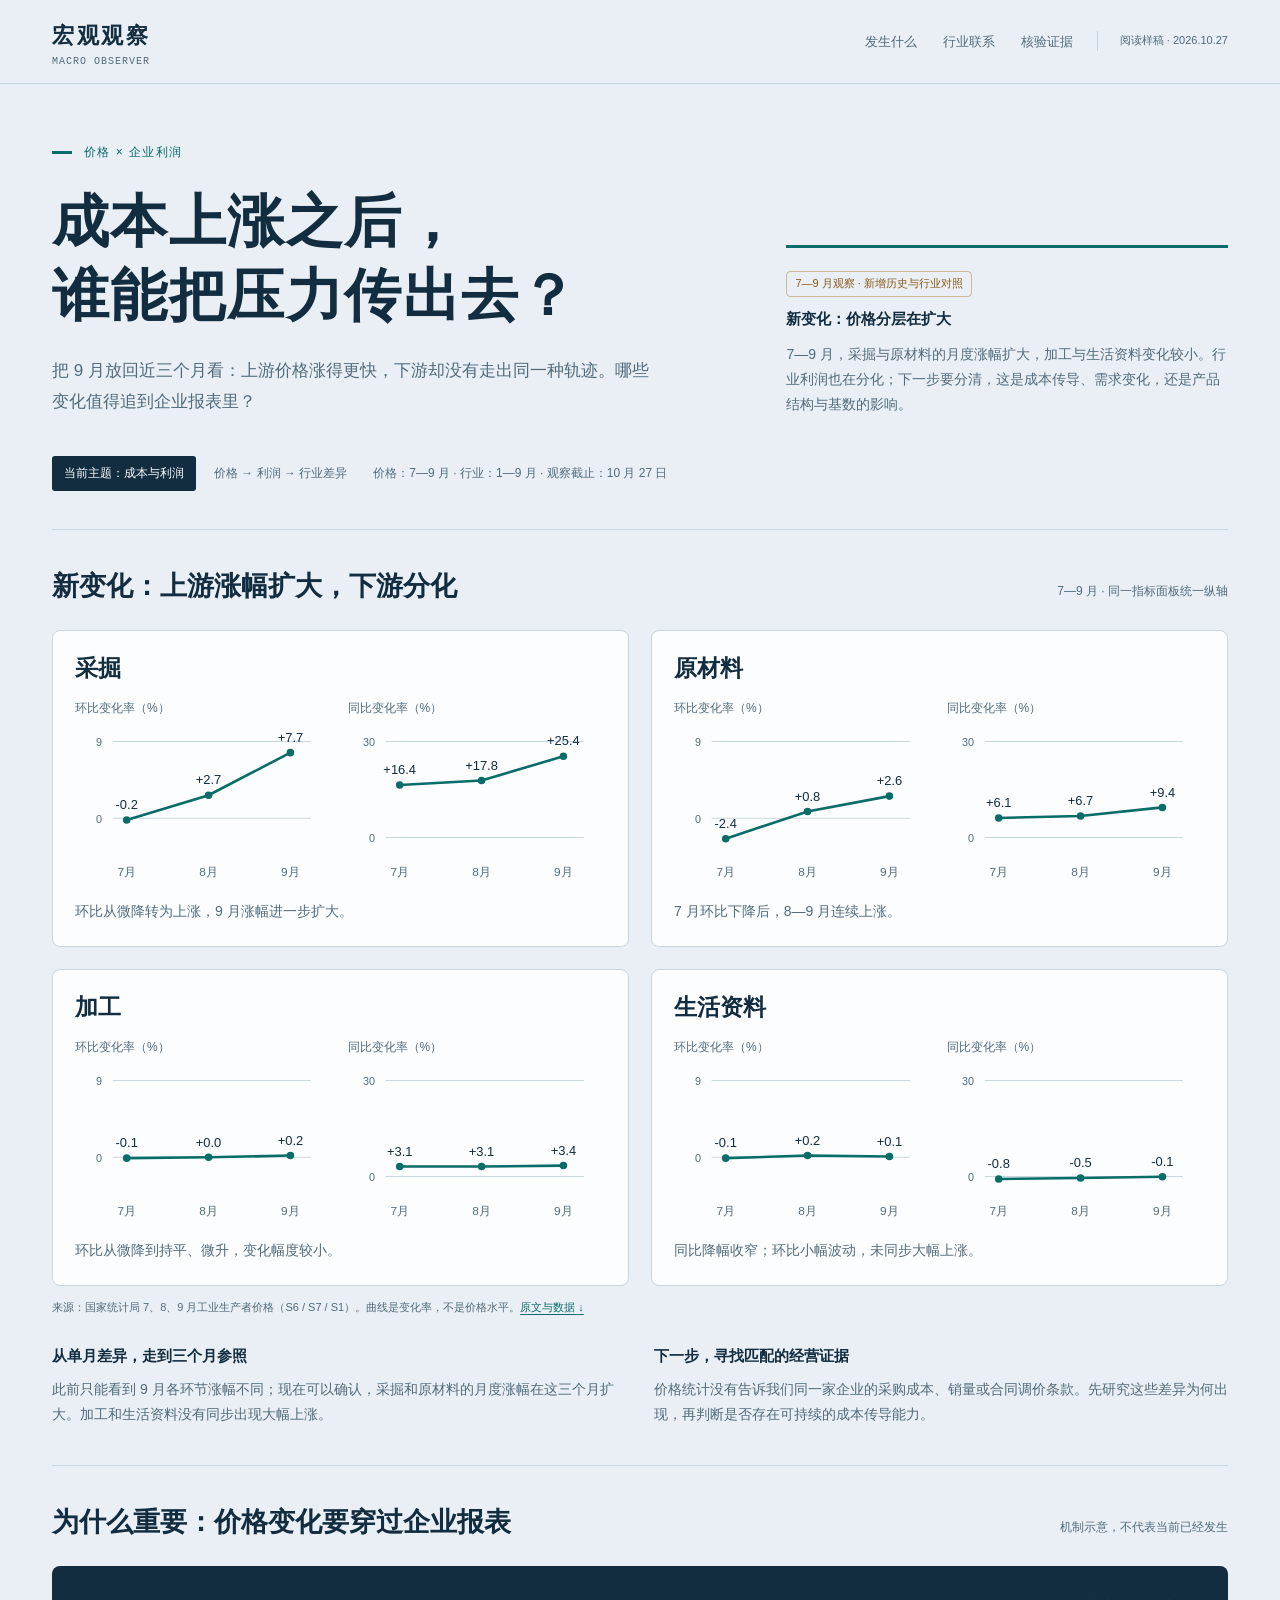
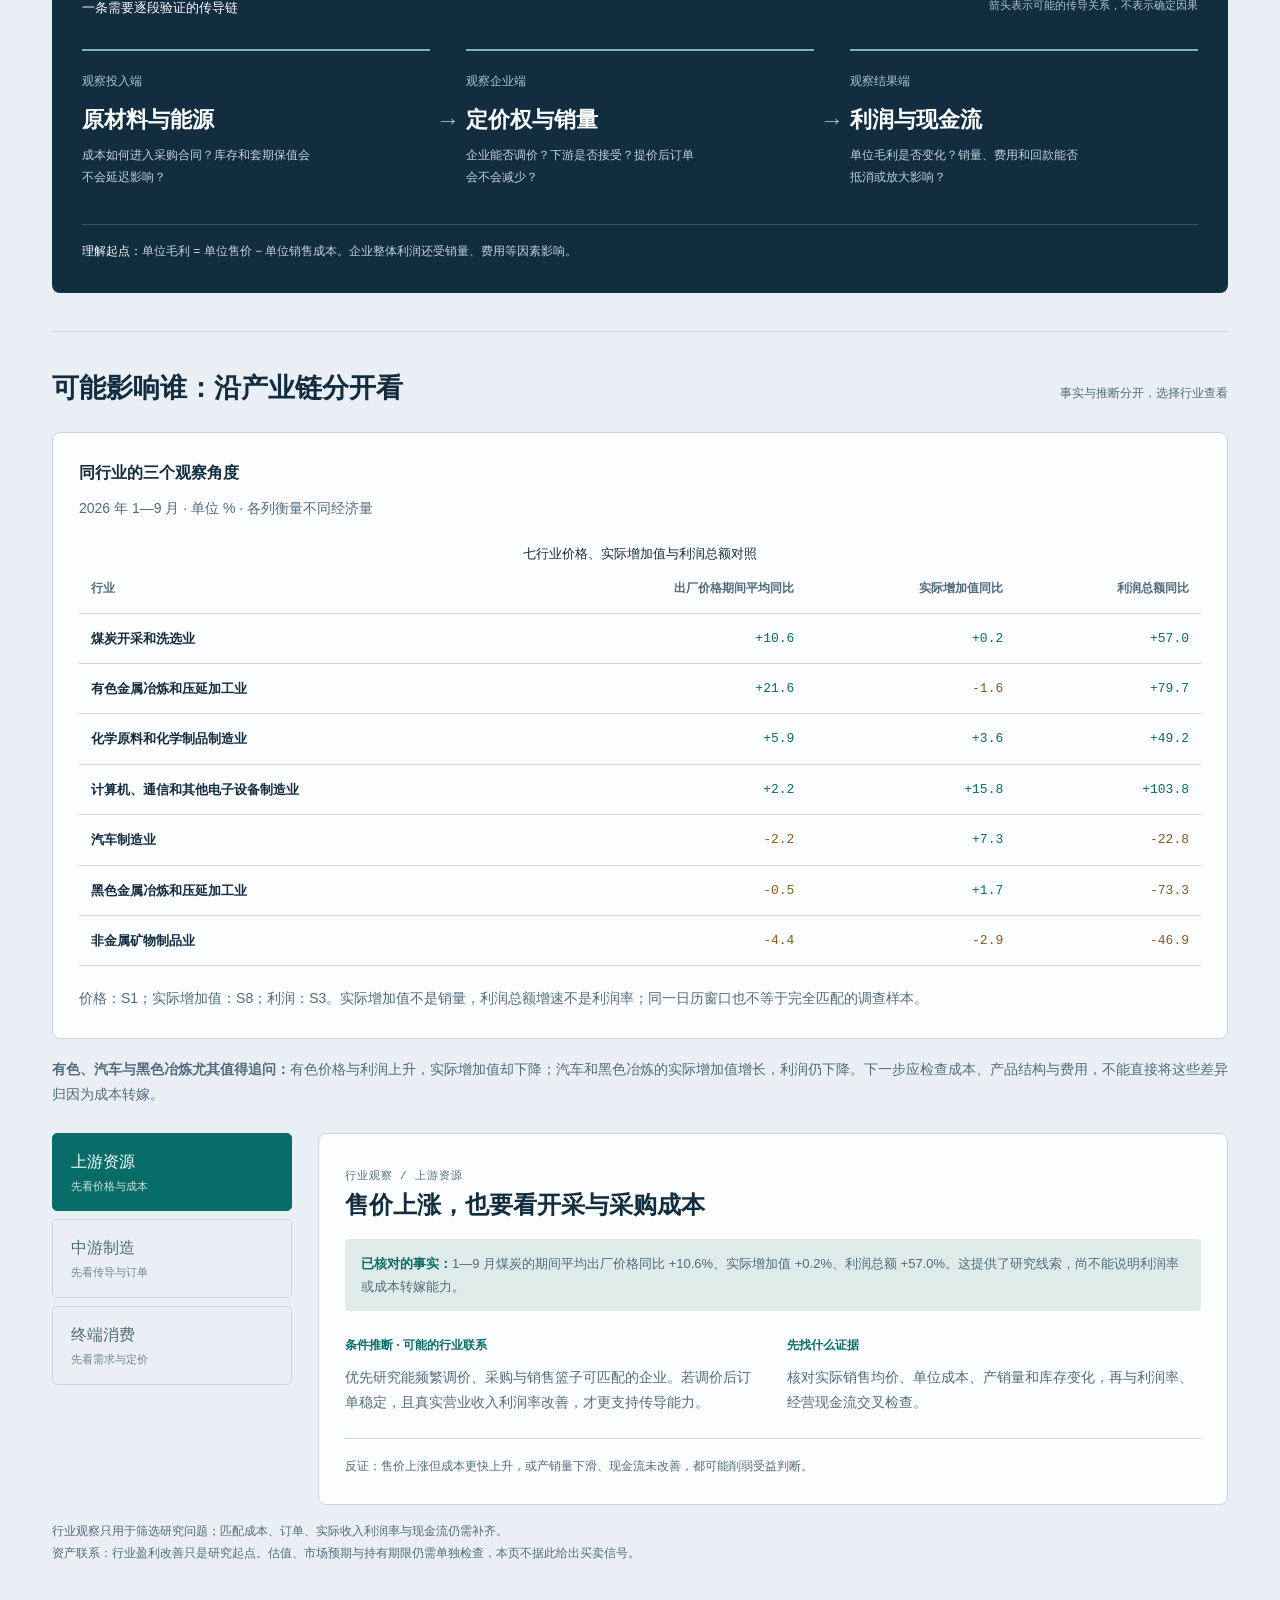
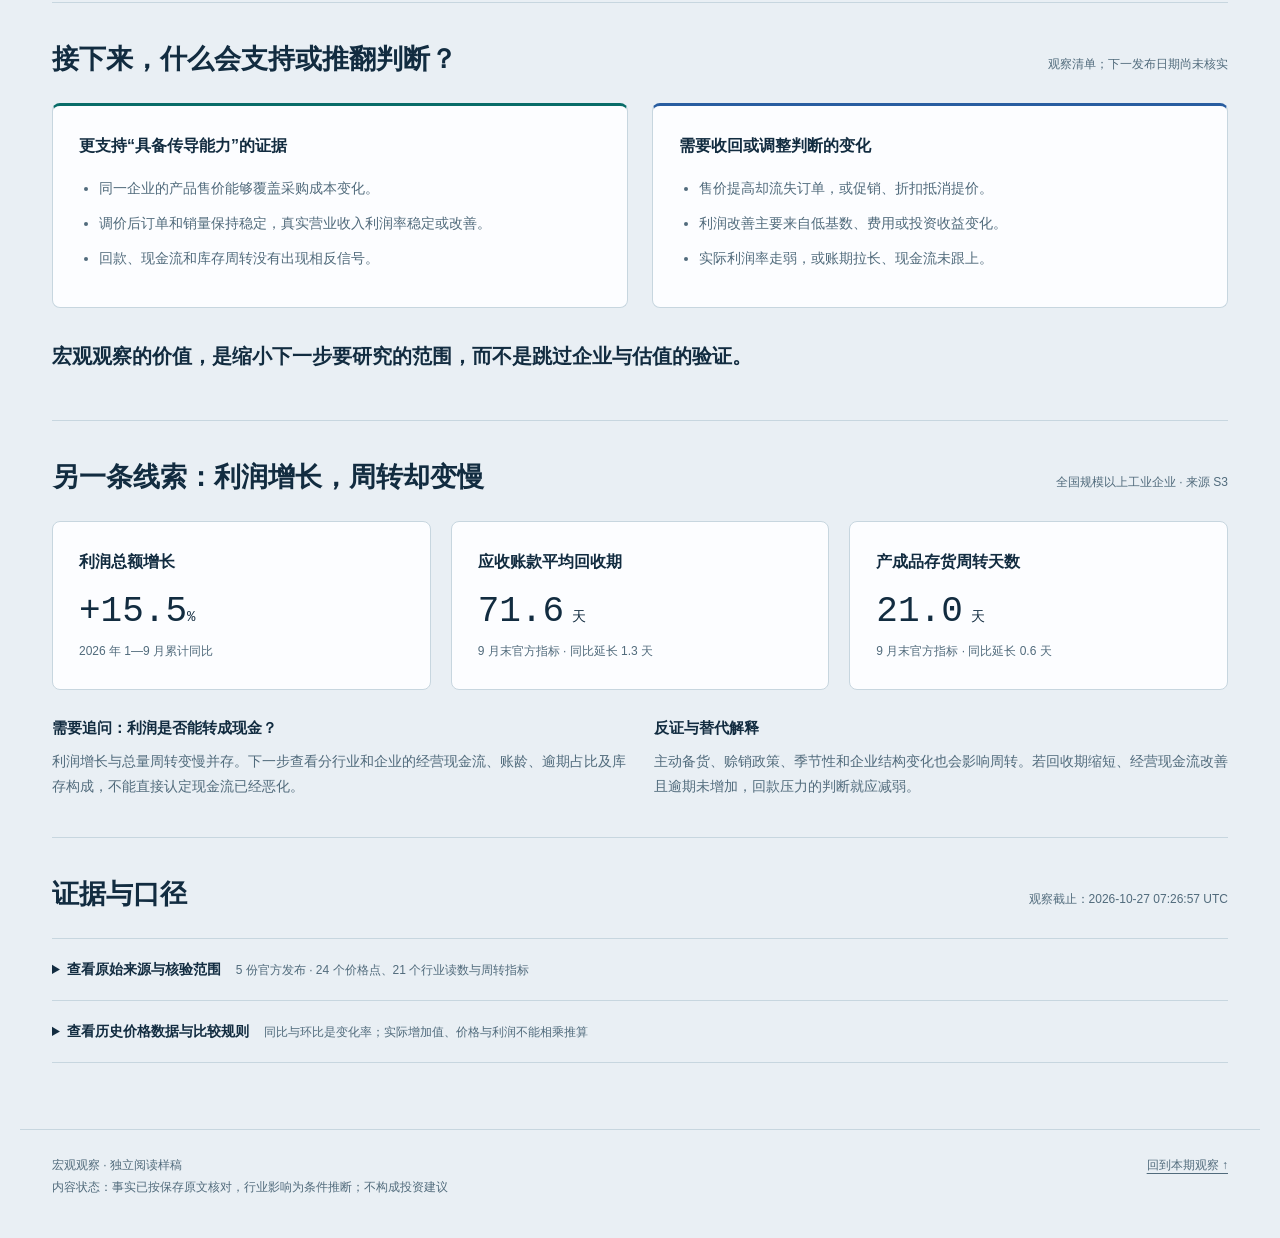
<file: reading-sample/index.html>
<!doctype html>
<html lang="zh-CN">
<head>
<meta charset="utf-8">
<meta name="viewport" content="width=device-width,initial-scale=1">
<meta name="color-scheme" content="light">
<title>宏观观察 · 成本与利润｜阅读样稿</title>
<style>
:root{--paper:#e9eff4;--white:#fcfdff;--ink:#122c40;--muted:#516b7c;--rule:#c7d6df;--teal:#086c68;--blue:#285da0;--amber:#8a5917;--soft:#deebe9;--body:"Microsoft YaHei","PingFang SC",sans-serif;--display:"Songti SC","SimSun",serif;--mono:Consolas,monospace}
*{box-sizing:border-box}html{scroll-padding-top:90px}body{margin:0;background:var(--paper);color:var(--ink);font:16px/1.8 var(--body)}a{color:inherit}button{font:inherit}h1,h2,h3,p{margin:0}button,a,summary{-webkit-tap-highlight-color:transparent}:focus-visible{outline:3px solid var(--blue);outline-offset:5px}button{cursor:pointer}.skip{position:absolute;top:-100px;background:white;padding:12px;z-index:10}.skip:focus{top:0}
.masthead{border-bottom:1px solid var(--rule);background:var(--paper);position:sticky;top:0;z-index:5}.masthead-inner{max-width:1240px;margin:auto;padding:16px 32px;display:flex;align-items:center;gap:24px}.brand{font-family:var(--display);font-size:22px;font-weight:bold;letter-spacing:.12em;text-decoration:none}.brand small{font:10px var(--mono);letter-spacing:.1em;display:block;color:var(--muted)}nav{display:flex;gap:26px;margin-left:auto;font-size:13px}nav a{text-decoration:none;color:var(--muted)}nav a:hover{color:var(--teal)}.edition{font-size:11px;border-left:1px solid var(--rule);padding-left:22px;color:var(--muted)}main{max-width:1240px;margin:auto;padding:0 32px}.hero{padding:58px 0 38px;display:grid;grid-template-columns:1.5fr 1fr;gap:72px;align-items:end}.eyebrow{font-size:12px;letter-spacing:.12em;color:var(--teal);margin-bottom:22px}.eyebrow:before{content:"";display:inline-block;background:var(--teal);width:20px;height:3px;vertical-align:middle;margin-right:12px}h1{font:600 clamp(34px,4.8vw,57px)/1.3 var(--display);letter-spacing:.025em}.lede{margin-top:23px;color:var(--muted);font-size:17px;max-width:36em}.hero-note{border-top:3px solid var(--teal);padding:20px 0 0}.hero-note h2{font-size:15px;margin-bottom:12px}.hero-note p{font-size:14px;color:var(--muted)}.status{display:inline-block;font-size:11px;color:var(--amber);border:1px solid #ccb996;border-radius:4px;padding:2px 8px;margin-bottom:12px}.theme-strip{display:flex;gap:10px;align-items:center;margin:0 0 38px;font-size:12px;color:var(--muted)}.theme-strip b{font-weight:normal;background:var(--ink);color:white;padding:7px 12px;border-radius:3px}.theme-strip span{padding:7px 8px}
.section{padding:38px 0;border-top:1px solid var(--rule)}.section-title{display:flex;align-items:baseline;justify-content:space-between;gap:20px;margin-bottom:24px}h2{font:600 27px/1.4 var(--display)}.caption{font-size:12px;color:var(--muted)}.split{display:grid;grid-template-columns:1.6fr 1fr;gap:32px}.panel{background:var(--white);border:1px solid var(--rule);border-radius:8px;padding:26px}.panel h3{font-size:16px}.panel p{font-size:14px;color:var(--muted);margin-top:9px}.mini-label{font:11px var(--mono);letter-spacing:.08em;color:var(--muted)}.facts{display:grid;grid-template-columns:1fr 1fr;gap:18px}.fact{border-left:2px solid var(--rule);padding-left:16px}.fact strong{display:block;font:600 21px var(--display);margin:11px 0}.fact p{font-size:13px;color:var(--muted)}.evidence-empty{display:flex;align-items:center;gap:14px;border-top:1px solid var(--rule);margin-top:22px;padding-top:17px;color:var(--muted);font-size:12px}.empty-symbol{font:24px var(--mono);color:var(--teal)}.question{padding:6px 0}.question h3{font-size:17px;margin-bottom:12px}.question p{color:var(--muted);font-size:15px}.question .bottom{border-left:3px solid var(--teal);padding-left:17px;margin-top:22px;color:var(--ink)}
.flow{background:var(--ink);color:var(--white);border-radius:8px;padding:30px}.flow figcaption{display:flex;justify-content:space-between;gap:20px;font-size:13px}.flow figcaption span{color:#afc5d3;font-size:11px}.flow-nodes{display:grid;grid-template-columns:1fr 36px 1fr 36px 1fr;align-items:center;margin:30px 0}.node{min-height:145px;border-top:2px solid #7fb6b2;padding-top:15px}.node small{color:#afc5d3;font-size:12px}.node h3{font:600 22px var(--display);margin:10px 0}.node p{font-size:12px;color:#c0d2dc;max-width:19em}.arrow{text-align:center;color:#8fbdbb;font:24px var(--mono)}.flow-foot{border-top:1px solid #385366;padding-top:16px;font-size:12px;color:#c0d2dc}.flow-foot b{color:white;font-weight:normal}figure{margin:0}.impact{display:grid;grid-template-columns:240px 1fr;gap:26px}.selector{display:flex;flex-direction:column;gap:8px}.selector button{text-align:left;border:1px solid var(--rule);border-radius:5px;background:transparent;padding:14px 18px;color:var(--muted)}.selector button[aria-pressed="true"]{background:var(--teal);border-color:var(--teal);color:white}.selector button small{display:block;font-size:11px;opacity:.8}.impact-card h3{font:600 24px var(--display)}.impact-grid{display:grid;grid-template-columns:1fr 1fr;gap:28px;margin-top:24px}.impact-grid h4{font-size:12px;color:var(--teal);margin:0 0 8px}.impact-grid p{font-size:14px;margin:0}.boundary{font-size:12px!important;border-top:1px solid var(--rule);padding-top:17px;margin-top:23px!important}.watch-grid{display:grid;grid-template-columns:1fr 1fr;gap:24px}.watch-grid h3{font-size:16px}.watch-grid ul{padding-left:20px;margin:15px 0 0;color:var(--muted);font-size:14px}.watch-grid li{margin-bottom:10px}.counter{border-top:3px solid var(--blue)}.support{border-top:3px solid var(--teal)}details{border-top:1px solid var(--rule);padding:18px 0}details:last-child{border-bottom:1px solid var(--rule)}summary{cursor:pointer;font-size:14px;font-weight:bold}summary span{font-weight:normal;font-size:12px;color:var(--muted);margin-left:15px}.evidence-grid{display:grid;grid-template-columns:repeat(3,1fr);gap:20px;margin-top:23px}.evidence-item{background:var(--white);padding:20px;border-radius:5px}.evidence-item h3{font-size:14px}.evidence-item dl{font-size:12px;margin-bottom:0}.evidence-item dt{color:var(--muted);margin-top:10px}.evidence-item dd{margin:0;overflow-wrap:anywhere}.method{max-width:850px;margin-top:15px;font-size:13px;color:var(--muted)}footer{max-width:1240px;margin:28px auto 0;padding:25px 32px 40px;border-top:1px solid var(--rule);display:flex;justify-content:space-between;gap:20px;font-size:12px;color:var(--muted)}footer a{text-underline-offset:4px}.closing{font:600 20px/1.6 var(--display);max-width:750px;margin:32px 0 10px}noscript p{padding:15px;border:1px solid var(--rule)}
@media(max-width:850px){.masthead-inner{padding:14px 20px}.edition{display:none}nav{gap:15px}main{padding:0 20px}.hero{gap:30px;padding-top:36px;grid-template-columns:1fr}.hero-note{max-width:620px}.split{grid-template-columns:1fr}.impact{grid-template-columns:1fr}.selector{flex-direction:row}.selector button{flex:1;padding:12px}.evidence-grid{grid-template-columns:1fr}.theme-strip{flex-wrap:wrap}.section-title{align-items:start}.flow{padding:23px}.node h3{font-size:19px}}
@media(max-width:560px){body{font-size:15px}nav a:first-child{display:none}nav{font-size:12px;gap:14px}.brand{font-size:19px}h1{font-size:36px}.hero{padding-top:30px;gap:26px}.lede{font-size:15px}.hero-note p{font-size:13px}.section{padding:28px 0}.section-title{display:block}.section-title .caption{display:block;margin-top:8px}h2{font-size:24px}.panel{padding:20px}.flow-nodes{grid-template-columns:1fr;margin:22px 0;gap:10px}.node{min-height:auto}.node p{max-width:none}.arrow{transform:rotate(90deg)}.flow figcaption{display:block}.flow figcaption span{display:block;margin-top:7px}.watch-grid,.impact-grid{grid-template-columns:1fr;gap:18px}.selector button{font-size:13px;padding:10px 8px}.selector button small{font-size:10px}.facts{gap:12px}.fact strong{font-size:18px}.theme-strip{gap:3px;font-size:11px}summary span{display:block;margin:7px 0 0}footer{padding:22px 20px;flex-direction:column}.closing{font-size:18px}}
@media(prefers-reduced-motion:reduce){*,*::before,*::after{scroll-behavior:auto!important;animation:none!important;transition:none!important}}
@media print{.masthead{position:static}nav,.selector,footer a{display:none}.hero{padding-top:20px}.section{break-inside:avoid}.flow{background:white;color:var(--ink);border:1px solid var(--rule)}.node p,.node small,.flow-foot,.flow-foot b,.flow figcaption span{color:var(--muted)}details{display:block}}

.chart-grid{display:grid;grid-template-columns:1fr 1fr;gap:24px}.price-chart{width:100%;height:auto;display:block;margin:18px 0 8px}.chart-title{display:flex;justify-content:space-between;gap:15px;align-items:baseline}.chart-title span{font-size:12px;color:var(--muted)}.chart-notes{font-size:12px;color:var(--muted);margin-top:17px}.reading-note{display:grid;grid-template-columns:1fr 1fr;gap:28px;margin-top:24px}.reading-note h3{font-size:15px;margin-bottom:8px}.reading-note p{font-size:14px;color:var(--muted)}.fact-note{background:var(--soft);padding:13px 16px;border-radius:4px;margin-top:18px!important;font-size:13px!important}.fact-note b{color:var(--teal)}.source-link{color:var(--teal);text-underline-offset:3px}.chart-source{font-size:11px;color:var(--muted);margin-top:12px}.data-table{width:100%;border-collapse:collapse;font-size:12px;margin-top:16px}.data-table th,.data-table td{padding:7px 8px;text-align:left;border-bottom:1px solid var(--rule)}@media(max-width:750px){.chart-grid,.reading-note{grid-template-columns:1fr}.chart-grid{gap:16px}}

.history-grid{display:grid;grid-template-columns:1fr 1fr;gap:22px}.history-pair{display:grid;grid-template-columns:1fr 1fr;gap:14px;margin-top:14px}.mini-chart svg{display:block;width:100%;height:auto}.mini-chart figcaption{font-size:12px;color:var(--muted)}.history-grid h3{font:600 23px var(--display)}.history-grid .panel{padding:22px}.change-line{font-size:13px;color:var(--muted);margin-top:14px}.industry-table{width:100%;border-collapse:collapse;font-size:13px;margin:20px 0}.industry-table th,.industry-table td{padding:13px 12px;border-bottom:1px solid var(--rule);text-align:right}.industry-table th:first-child{text-align:left}.industry-table thead{color:var(--muted);font-size:12px}.industry-table td{font-family:var(--mono)}.industry-table td[data-sign="positive"]{color:var(--teal)}.industry-table td[data-sign="negative"]{color:var(--amber)}.sector-context{padding:18px 0 26px;font-size:14px;color:var(--muted)}.turnover-grid{display:grid;grid-template-columns:repeat(3,1fr);gap:20px}.turnover-grid .value{font:36px var(--mono);display:block;margin:14px 0 8px;color:var(--ink)}.turnover-grid .value small{font-size:14px}.turnover-grid .panel p{font-size:12px}.new-note{font-size:12px;color:var(--teal);margin-top:15px}.evidence-grid{grid-template-columns:1fr 1fr}.sources-date{font-size:11px;color:var(--muted);margin-top:7px}.industry-source{font-size:12px;color:var(--muted)}.snapshot{font-size:11px;color:var(--muted);margin-top:12px}@media(max-width:750px){.history-grid,.turnover-grid,.evidence-grid{grid-template-columns:1fr}.history-grid .panel{padding:18px}.industry-table thead{position:absolute;width:1px;height:1px;overflow:hidden;clip-path:inset(50%)}.industry-table tr{display:grid;grid-template-columns:1fr 1fr 1fr;border-bottom:1px solid var(--rule);padding:14px 0}.industry-table tbody th{grid-column:1/-1;padding:0 0 8px;border:0}.industry-table td{border:0;padding:7px 5px;text-align:left}.industry-table td:before{content:attr(data-label);display:block;font:10px/1.6 var(--body);color:var(--muted);margin-bottom:5px}.turnover-grid{gap:14px}}
</style>
</head>
<body>
<a class="skip" href="#main">跳到观察正文</a>
<header class="masthead"><div class="masthead-inner"><a class="brand" href="#main">宏观观察<small>MACRO OBSERVER</small></a><nav aria-label="阅读导航"><a href="#signal">发生什么</a><a href="#impact">行业联系</a><a href="#evidence">核验证据</a></nav><span class="edition">阅读样稿 · 2026.10.27</span></div></header>
<main id="main">
<section class="hero" aria-labelledby="headline"><div><p class="eyebrow">价格 × 企业利润</p><h1 id="headline">成本上涨之后，<br>谁能把压力传出去？</h1><p class="lede">把 9 月放回近三个月看：上游价格涨得更快，下游却没有走出同一种轨迹。哪些变化值得追到企业报表里？</p></div><aside class="hero-note"><span class="status">7—9 月观察 · 新增历史与行业对照</span><h2>新变化：价格分层在扩大</h2><p>7—9 月，采掘与原材料的月度涨幅扩大，加工与生活资料变化较小。行业利润也在分化；下一步要分清，这是成本传导、需求变化，还是产品结构与基数的影响。</p></aside></section>
<div class="theme-strip" aria-label="主题范围"><b>当前主题：成本与利润</b><span>价格 → 利润 → 行业差异</span><span>价格：7—9 月 · 行业：1—9 月 · 观察截止：10 月 27 日</span></div>

<section class="section" id="signal" aria-labelledby="signal-title"><div class="section-title"><h2 id="signal-title">新变化：上游涨幅扩大，下游分化</h2><span class="caption">7—9 月 · 同一指标面板统一纵轴</span></div><div class="history-grid"><article class="panel"><h3>采掘</h3><div class="history-pair"><figure class="mini-chart"><figcaption>环比变化率（%）</figcaption><svg viewBox="0 0 240 158" role="img" aria-labelledby="mom-0"><title id="mom-0">采掘环比：2026-07 -0.2%；2026-08 2.7%；2026-09 7.7%</title><line x1="35" x2="219" y1="91.250" y2="91.250" stroke="var(--rule)"/><text x="25" y="95.250" text-anchor="end" fill="var(--muted)" font-size="10">0</text><line x1="35" x2="219" y1="20.000" y2="20.000" stroke="var(--rule)"/><text x="25" y="24.000" text-anchor="end" fill="var(--muted)" font-size="10">9</text><polyline points="48,92.833 124,69.875 200,30.292" fill="none" stroke="var(--teal)" stroke-width="2.4"/><g data-metric="环比" data-category="采掘" data-period="2026-07" data-value="-0.2"><circle cx="48" cy="92.833" r="3.5" fill="var(--teal)"/><text x="48" y="82.833" text-anchor="middle" font-size="12" fill="var(--ink)">-0.2</text><text x="48" y="145" text-anchor="middle" font-size="11" fill="var(--muted)">7月</text></g><g data-metric="环比" data-category="采掘" data-period="2026-08" data-value="2.7"><circle cx="124" cy="69.875" r="3.5" fill="var(--teal)"/><text x="124" y="59.875" text-anchor="middle" font-size="12" fill="var(--ink)">+2.7</text><text x="124" y="145" text-anchor="middle" font-size="11" fill="var(--muted)">8月</text></g><g data-metric="环比" data-category="采掘" data-period="2026-09" data-value="7.7"><circle cx="200" cy="30.292" r="3.5" fill="var(--teal)"/><text x="200" y="20.292" text-anchor="middle" font-size="12" fill="var(--ink)">+7.7</text><text x="200" y="145" text-anchor="middle" font-size="11" fill="var(--muted)">9月</text></g></svg></figure><figure class="mini-chart"><figcaption>同比变化率（%）</figcaption><svg viewBox="0 0 240 158" role="img" aria-labelledby="yoy-0"><title id="yoy-0">采掘同比：2026-07 16.4%；2026-08 17.8%；2026-09 25.4%</title><line x1="35" x2="219" y1="109.062" y2="109.062" stroke="var(--rule)"/><text x="25" y="113.062" text-anchor="end" fill="var(--muted)" font-size="10">0</text><line x1="35" x2="219" y1="20.000" y2="20.000" stroke="var(--rule)"/><text x="25" y="24.000" text-anchor="end" fill="var(--muted)" font-size="10">30</text><polyline points="48,60.375 124,56.219 200,33.656" fill="none" stroke="var(--teal)" stroke-width="2.4"/><g data-metric="同比" data-category="采掘" data-period="2026-07" data-value="16.4"><circle cx="48" cy="60.375" r="3.5" fill="var(--teal)"/><text x="48" y="50.375" text-anchor="middle" font-size="12" fill="var(--ink)">+16.4</text><text x="48" y="145" text-anchor="middle" font-size="11" fill="var(--muted)">7月</text></g><g data-metric="同比" data-category="采掘" data-period="2026-08" data-value="17.8"><circle cx="124" cy="56.219" r="3.5" fill="var(--teal)"/><text x="124" y="46.219" text-anchor="middle" font-size="12" fill="var(--ink)">+17.8</text><text x="124" y="145" text-anchor="middle" font-size="11" fill="var(--muted)">8月</text></g><g data-metric="同比" data-category="采掘" data-period="2026-09" data-value="25.4"><circle cx="200" cy="33.656" r="3.5" fill="var(--teal)"/><text x="200" y="23.656" text-anchor="middle" font-size="12" fill="var(--ink)">+25.4</text><text x="200" y="145" text-anchor="middle" font-size="11" fill="var(--muted)">9月</text></g></svg></figure></div><p class="change-line">环比从微降转为上涨，9 月涨幅进一步扩大。</p></article><article class="panel"><h3>原材料</h3><div class="history-pair"><figure class="mini-chart"><figcaption>环比变化率（%）</figcaption><svg viewBox="0 0 240 158" role="img" aria-labelledby="mom-1"><title id="mom-1">原材料环比：2026-07 -2.4%；2026-08 0.8%；2026-09 2.6%</title><line x1="35" x2="219" y1="91.250" y2="91.250" stroke="var(--rule)"/><text x="25" y="95.250" text-anchor="end" fill="var(--muted)" font-size="10">0</text><line x1="35" x2="219" y1="20.000" y2="20.000" stroke="var(--rule)"/><text x="25" y="24.000" text-anchor="end" fill="var(--muted)" font-size="10">9</text><polyline points="48,110.250 124,84.917 200,70.667" fill="none" stroke="var(--teal)" stroke-width="2.4"/><g data-metric="环比" data-category="原材料" data-period="2026-07" data-value="-2.4"><circle cx="48" cy="110.250" r="3.5" fill="var(--teal)"/><text x="48" y="100.250" text-anchor="middle" font-size="12" fill="var(--ink)">-2.4</text><text x="48" y="145" text-anchor="middle" font-size="11" fill="var(--muted)">7月</text></g><g data-metric="环比" data-category="原材料" data-period="2026-08" data-value="0.8"><circle cx="124" cy="84.917" r="3.5" fill="var(--teal)"/><text x="124" y="74.917" text-anchor="middle" font-size="12" fill="var(--ink)">+0.8</text><text x="124" y="145" text-anchor="middle" font-size="11" fill="var(--muted)">8月</text></g><g data-metric="环比" data-category="原材料" data-period="2026-09" data-value="2.6"><circle cx="200" cy="70.667" r="3.5" fill="var(--teal)"/><text x="200" y="60.667" text-anchor="middle" font-size="12" fill="var(--ink)">+2.6</text><text x="200" y="145" text-anchor="middle" font-size="11" fill="var(--muted)">9月</text></g></svg></figure><figure class="mini-chart"><figcaption>同比变化率（%）</figcaption><svg viewBox="0 0 240 158" role="img" aria-labelledby="yoy-1"><title id="yoy-1">原材料同比：2026-07 6.1%；2026-08 6.7%；2026-09 9.4%</title><line x1="35" x2="219" y1="109.062" y2="109.062" stroke="var(--rule)"/><text x="25" y="113.062" text-anchor="end" fill="var(--muted)" font-size="10">0</text><line x1="35" x2="219" y1="20.000" y2="20.000" stroke="var(--rule)"/><text x="25" y="24.000" text-anchor="end" fill="var(--muted)" font-size="10">30</text><polyline points="48,90.953 124,89.172 200,81.156" fill="none" stroke="var(--teal)" stroke-width="2.4"/><g data-metric="同比" data-category="原材料" data-period="2026-07" data-value="6.1"><circle cx="48" cy="90.953" r="3.5" fill="var(--teal)"/><text x="48" y="80.953" text-anchor="middle" font-size="12" fill="var(--ink)">+6.1</text><text x="48" y="145" text-anchor="middle" font-size="11" fill="var(--muted)">7月</text></g><g data-metric="同比" data-category="原材料" data-period="2026-08" data-value="6.7"><circle cx="124" cy="89.172" r="3.5" fill="var(--teal)"/><text x="124" y="79.172" text-anchor="middle" font-size="12" fill="var(--ink)">+6.7</text><text x="124" y="145" text-anchor="middle" font-size="11" fill="var(--muted)">8月</text></g><g data-metric="同比" data-category="原材料" data-period="2026-09" data-value="9.4"><circle cx="200" cy="81.156" r="3.5" fill="var(--teal)"/><text x="200" y="71.156" text-anchor="middle" font-size="12" fill="var(--ink)">+9.4</text><text x="200" y="145" text-anchor="middle" font-size="11" fill="var(--muted)">9月</text></g></svg></figure></div><p class="change-line">7 月环比下降后，8—9 月连续上涨。</p></article><article class="panel"><h3>加工</h3><div class="history-pair"><figure class="mini-chart"><figcaption>环比变化率（%）</figcaption><svg viewBox="0 0 240 158" role="img" aria-labelledby="mom-2"><title id="mom-2">加工环比：2026-07 -0.1%；2026-08 0.0%；2026-09 0.2%</title><line x1="35" x2="219" y1="91.250" y2="91.250" stroke="var(--rule)"/><text x="25" y="95.250" text-anchor="end" fill="var(--muted)" font-size="10">0</text><line x1="35" x2="219" y1="20.000" y2="20.000" stroke="var(--rule)"/><text x="25" y="24.000" text-anchor="end" fill="var(--muted)" font-size="10">9</text><polyline points="48,92.042 124,91.250 200,89.667" fill="none" stroke="var(--teal)" stroke-width="2.4"/><g data-metric="环比" data-category="加工" data-period="2026-07" data-value="-0.1"><circle cx="48" cy="92.042" r="3.5" fill="var(--teal)"/><text x="48" y="82.042" text-anchor="middle" font-size="12" fill="var(--ink)">-0.1</text><text x="48" y="145" text-anchor="middle" font-size="11" fill="var(--muted)">7月</text></g><g data-metric="环比" data-category="加工" data-period="2026-08" data-value="0.0"><circle cx="124" cy="91.250" r="3.5" fill="var(--teal)"/><text x="124" y="81.250" text-anchor="middle" font-size="12" fill="var(--ink)">+0.0</text><text x="124" y="145" text-anchor="middle" font-size="11" fill="var(--muted)">8月</text></g><g data-metric="环比" data-category="加工" data-period="2026-09" data-value="0.2"><circle cx="200" cy="89.667" r="3.5" fill="var(--teal)"/><text x="200" y="79.667" text-anchor="middle" font-size="12" fill="var(--ink)">+0.2</text><text x="200" y="145" text-anchor="middle" font-size="11" fill="var(--muted)">9月</text></g></svg></figure><figure class="mini-chart"><figcaption>同比变化率（%）</figcaption><svg viewBox="0 0 240 158" role="img" aria-labelledby="yoy-2"><title id="yoy-2">加工同比：2026-07 3.1%；2026-08 3.1%；2026-09 3.4%</title><line x1="35" x2="219" y1="109.062" y2="109.062" stroke="var(--rule)"/><text x="25" y="113.062" text-anchor="end" fill="var(--muted)" font-size="10">0</text><line x1="35" x2="219" y1="20.000" y2="20.000" stroke="var(--rule)"/><text x="25" y="24.000" text-anchor="end" fill="var(--muted)" font-size="10">30</text><polyline points="48,99.859 124,99.859 200,98.969" fill="none" stroke="var(--teal)" stroke-width="2.4"/><g data-metric="同比" data-category="加工" data-period="2026-07" data-value="3.1"><circle cx="48" cy="99.859" r="3.5" fill="var(--teal)"/><text x="48" y="89.859" text-anchor="middle" font-size="12" fill="var(--ink)">+3.1</text><text x="48" y="145" text-anchor="middle" font-size="11" fill="var(--muted)">7月</text></g><g data-metric="同比" data-category="加工" data-period="2026-08" data-value="3.1"><circle cx="124" cy="99.859" r="3.5" fill="var(--teal)"/><text x="124" y="89.859" text-anchor="middle" font-size="12" fill="var(--ink)">+3.1</text><text x="124" y="145" text-anchor="middle" font-size="11" fill="var(--muted)">8月</text></g><g data-metric="同比" data-category="加工" data-period="2026-09" data-value="3.4"><circle cx="200" cy="98.969" r="3.5" fill="var(--teal)"/><text x="200" y="88.969" text-anchor="middle" font-size="12" fill="var(--ink)">+3.4</text><text x="200" y="145" text-anchor="middle" font-size="11" fill="var(--muted)">9月</text></g></svg></figure></div><p class="change-line">环比从微降到持平、微升，变化幅度较小。</p></article><article class="panel"><h3>生活资料</h3><div class="history-pair"><figure class="mini-chart"><figcaption>环比变化率（%）</figcaption><svg viewBox="0 0 240 158" role="img" aria-labelledby="mom-3"><title id="mom-3">生活资料环比：2026-07 -0.1%；2026-08 0.2%；2026-09 0.1%</title><line x1="35" x2="219" y1="91.250" y2="91.250" stroke="var(--rule)"/><text x="25" y="95.250" text-anchor="end" fill="var(--muted)" font-size="10">0</text><line x1="35" x2="219" y1="20.000" y2="20.000" stroke="var(--rule)"/><text x="25" y="24.000" text-anchor="end" fill="var(--muted)" font-size="10">9</text><polyline points="48,92.042 124,89.667 200,90.458" fill="none" stroke="var(--teal)" stroke-width="2.4"/><g data-metric="环比" data-category="生活资料" data-period="2026-07" data-value="-0.1"><circle cx="48" cy="92.042" r="3.5" fill="var(--teal)"/><text x="48" y="82.042" text-anchor="middle" font-size="12" fill="var(--ink)">-0.1</text><text x="48" y="145" text-anchor="middle" font-size="11" fill="var(--muted)">7月</text></g><g data-metric="环比" data-category="生活资料" data-period="2026-08" data-value="0.2"><circle cx="124" cy="89.667" r="3.5" fill="var(--teal)"/><text x="124" y="79.667" text-anchor="middle" font-size="12" fill="var(--ink)">+0.2</text><text x="124" y="145" text-anchor="middle" font-size="11" fill="var(--muted)">8月</text></g><g data-metric="环比" data-category="生活资料" data-period="2026-09" data-value="0.1"><circle cx="200" cy="90.458" r="3.5" fill="var(--teal)"/><text x="200" y="80.458" text-anchor="middle" font-size="12" fill="var(--ink)">+0.1</text><text x="200" y="145" text-anchor="middle" font-size="11" fill="var(--muted)">9月</text></g></svg></figure><figure class="mini-chart"><figcaption>同比变化率（%）</figcaption><svg viewBox="0 0 240 158" role="img" aria-labelledby="yoy-3"><title id="yoy-3">生活资料同比：2026-07 -0.8%；2026-08 -0.5%；2026-09 -0.1%</title><line x1="35" x2="219" y1="109.062" y2="109.062" stroke="var(--rule)"/><text x="25" y="113.062" text-anchor="end" fill="var(--muted)" font-size="10">0</text><line x1="35" x2="219" y1="20.000" y2="20.000" stroke="var(--rule)"/><text x="25" y="24.000" text-anchor="end" fill="var(--muted)" font-size="10">30</text><polyline points="48,111.438 124,110.547 200,109.359" fill="none" stroke="var(--teal)" stroke-width="2.4"/><g data-metric="同比" data-category="生活资料" data-period="2026-07" data-value="-0.8"><circle cx="48" cy="111.438" r="3.5" fill="var(--teal)"/><text x="48" y="101.438" text-anchor="middle" font-size="12" fill="var(--ink)">-0.8</text><text x="48" y="145" text-anchor="middle" font-size="11" fill="var(--muted)">7月</text></g><g data-metric="同比" data-category="生活资料" data-period="2026-08" data-value="-0.5"><circle cx="124" cy="110.547" r="3.5" fill="var(--teal)"/><text x="124" y="100.547" text-anchor="middle" font-size="12" fill="var(--ink)">-0.5</text><text x="124" y="145" text-anchor="middle" font-size="11" fill="var(--muted)">8月</text></g><g data-metric="同比" data-category="生活资料" data-period="2026-09" data-value="-0.1"><circle cx="200" cy="109.359" r="3.5" fill="var(--teal)"/><text x="200" y="99.359" text-anchor="middle" font-size="12" fill="var(--ink)">-0.1</text><text x="200" y="145" text-anchor="middle" font-size="11" fill="var(--muted)">9月</text></g></svg></figure></div><p class="change-line">同比降幅收窄；环比小幅波动，未同步大幅上涨。</p></article></div><p class="chart-source">来源：国家统计局 7、8、9 月工业生产者价格（S6 / S7 / S1）。曲线是变化率，不是价格水平。<a class="source-link" href="#evidence">原文与数据 ↓</a></p><div class="reading-note"><div><h3>从单月差异，走到三个月参照</h3><p>此前只能看到 9 月各环节涨幅不同；现在可以确认，采掘和原材料的月度涨幅在这三个月扩大。加工和生活资料没有同步出现大幅上涨。</p></div><div><h3>下一步，寻找匹配的经营证据</h3><p>价格统计没有告诉我们同一家企业的采购成本、销量或合同调价条款。先研究这些差异为何出现，再判断是否存在可持续的成本传导能力。</p></div></div></section>

<section class="section" id="mechanism" aria-labelledby="mechanism-title"><div class="section-title"><h2 id="mechanism-title">为什么重要：价格变化要穿过企业报表</h2><span class="caption">机制示意，不代表当前已经发生</span></div><figure class="flow"><figcaption>一条需要逐段验证的传导链<span>箭头表示可能的传导关系，不表示确定因果</span></figcaption><div class="flow-nodes"><div class="node"><small>观察投入端</small><h3>原材料与能源</h3><p>成本如何进入采购合同？库存和套期保值会不会延迟影响？</p></div><div class="arrow" aria-hidden="true">→</div><div class="node"><small>观察企业端</small><h3>定价权与销量</h3><p>企业能否调价？下游是否接受？提价后订单会不会减少？</p></div><div class="arrow" aria-hidden="true">→</div><div class="node"><small>观察结果端</small><h3>利润与现金流</h3><p>单位毛利是否变化？销量、费用和回款能否抵消或放大影响？</p></div></div><p class="flow-foot"><b>理解起点：</b>单位毛利 = 单位售价 − 单位销售成本。企业整体利润还受销量、费用等因素影响。</p></figure></section>

<section class="section" id="impact" aria-labelledby="impact-title"><div class="section-title"><h2 id="impact-title">可能影响谁：沿产业链分开看</h2><span class="caption">事实与推断分开，选择行业查看</span></div><div class="panel"><h3>同行业的三个观察角度</h3><p>2026 年 1—9 月 · 单位 % · 各列衡量不同经济量</p><table class="industry-table"><caption class="sr-only">七行业价格、实际增加值与利润总额对照</caption><thead><tr><th scope="col">行业</th><th scope="col">出厂价格期间平均同比</th><th scope="col">实际增加值同比</th><th scope="col">利润总额同比</th></tr></thead><tbody><tr><th scope="row">煤炭开采和洗选业</th><td data-industry="煤炭开采和洗选业" data-key="ppi_period_average_yoy_pct" data-value="10.6" data-label="出厂价格期间平均同比" data-sign="positive">+10.6</td><td data-industry="煤炭开采和洗选业" data-key="real_value_added_yoy_pct" data-value="0.2" data-label="实际增加值同比" data-sign="positive">+0.2</td><td data-industry="煤炭开采和洗选业" data-key="total_profit_yoy_pct" data-value="57.0" data-label="利润总额同比" data-sign="positive">+57.0</td></tr><tr><th scope="row">有色金属冶炼和压延加工业</th><td data-industry="有色金属冶炼和压延加工业" data-key="ppi_period_average_yoy_pct" data-value="21.6" data-label="出厂价格期间平均同比" data-sign="positive">+21.6</td><td data-industry="有色金属冶炼和压延加工业" data-key="real_value_added_yoy_pct" data-value="-1.6" data-label="实际增加值同比" data-sign="negative">-1.6</td><td data-industry="有色金属冶炼和压延加工业" data-key="total_profit_yoy_pct" data-value="79.7" data-label="利润总额同比" data-sign="positive">+79.7</td></tr><tr><th scope="row">化学原料和化学制品制造业</th><td data-industry="化学原料和化学制品制造业" data-key="ppi_period_average_yoy_pct" data-value="5.9" data-label="出厂价格期间平均同比" data-sign="positive">+5.9</td><td data-industry="化学原料和化学制品制造业" data-key="real_value_added_yoy_pct" data-value="3.6" data-label="实际增加值同比" data-sign="positive">+3.6</td><td data-industry="化学原料和化学制品制造业" data-key="total_profit_yoy_pct" data-value="49.2" data-label="利润总额同比" data-sign="positive">+49.2</td></tr><tr><th scope="row">计算机、通信和其他电子设备制造业</th><td data-industry="计算机、通信和其他电子设备制造业" data-key="ppi_period_average_yoy_pct" data-value="2.2" data-label="出厂价格期间平均同比" data-sign="positive">+2.2</td><td data-industry="计算机、通信和其他电子设备制造业" data-key="real_value_added_yoy_pct" data-value="15.8" data-label="实际增加值同比" data-sign="positive">+15.8</td><td data-industry="计算机、通信和其他电子设备制造业" data-key="total_profit_yoy_pct" data-value="103.8" data-label="利润总额同比" data-sign="positive">+103.8</td></tr><tr><th scope="row">汽车制造业</th><td data-industry="汽车制造业" data-key="ppi_period_average_yoy_pct" data-value="-2.2" data-label="出厂价格期间平均同比" data-sign="negative">-2.2</td><td data-industry="汽车制造业" data-key="real_value_added_yoy_pct" data-value="7.3" data-label="实际增加值同比" data-sign="positive">+7.3</td><td data-industry="汽车制造业" data-key="total_profit_yoy_pct" data-value="-22.8" data-label="利润总额同比" data-sign="negative">-22.8</td></tr><tr><th scope="row">黑色金属冶炼和压延加工业</th><td data-industry="黑色金属冶炼和压延加工业" data-key="ppi_period_average_yoy_pct" data-value="-0.5" data-label="出厂价格期间平均同比" data-sign="negative">-0.5</td><td data-industry="黑色金属冶炼和压延加工业" data-key="real_value_added_yoy_pct" data-value="1.7" data-label="实际增加值同比" data-sign="positive">+1.7</td><td data-industry="黑色金属冶炼和压延加工业" data-key="total_profit_yoy_pct" data-value="-73.3" data-label="利润总额同比" data-sign="negative">-73.3</td></tr><tr><th scope="row">非金属矿物制品业</th><td data-industry="非金属矿物制品业" data-key="ppi_period_average_yoy_pct" data-value="-4.4" data-label="出厂价格期间平均同比" data-sign="negative">-4.4</td><td data-industry="非金属矿物制品业" data-key="real_value_added_yoy_pct" data-value="-2.9" data-label="实际增加值同比" data-sign="negative">-2.9</td><td data-industry="非金属矿物制品业" data-key="total_profit_yoy_pct" data-value="-46.9" data-label="利润总额同比" data-sign="negative">-46.9</td></tr></tbody></table><p class="industry-source">价格：S1；实际增加值：S8；利润：S3。实际增加值不是销量，利润总额增速不是利润率；同一日历窗口也不等于完全匹配的调查样本。</p></div><p class="sector-context"><b>有色、汽车与黑色冶炼尤其值得追问：</b>有色价格与利润上升，实际增加值却下降；汽车和黑色冶炼的实际增加值增长，利润仍下降。下一步应检查成本、产品结构与费用，不能直接将这些差异归因为成本转嫁。</p><div class="impact"><div class="selector" role="group" aria-label="企业类型"><button type="button" data-sector="upstream" aria-pressed="true">上游资源<small>先看价格与成本</small></button><button type="button" data-sector="manufacturing" aria-pressed="false">中游制造<small>先看传导与订单</small></button><button type="button" data-sector="consumer" aria-pressed="false">终端消费<small>先看需求与定价</small></button></div><article class="panel impact-card" aria-live="polite" aria-atomic="true"><span class="mini-label" id="sector-label">行业观察 / 上游资源</span><h3 id="sector-title">售价上涨，也要看开采与采购成本</h3><p class="fact-note" id="sector-fact"><b>已核对的事实：</b>1—9 月煤炭的期间平均出厂价格同比 +10.6%、实际增加值 +0.2%、利润总额 +57.0%。这提供了研究线索，尚不能说明利润率或成本转嫁能力。</p><div class="impact-grid"><div><h4>条件推断 · 可能的行业联系</h4><p id="sector-link">优先研究能频繁调价、采购与销售篮子可匹配的企业。若调价后订单稳定，且真实营业收入利润率改善，才更支持传导能力。</p></div><div><h4>先找什么证据</h4><p id="sector-proof">核对实际销售均价、单位成本、产销量和库存变化，再与利润率、经营现金流交叉检查。</p></div></div><p class="boundary" id="sector-counter">反证：售价上涨但成本更快上升，或产销量下滑、现金流未改善，都可能削弱受益判断。</p></article></div><noscript><p>行业切换需要 JavaScript。上游资源分析已完整显示；其他行业内容可在开启脚本后查看。</p></noscript><p class="caption" style="margin-top:16px">行业观察只用于筛选研究问题；匹配成本、订单、实际收入利润率与现金流仍需补齐。<br>资产联系：行业盈利改善只是研究起点。估值、市场预期与持有期限仍需单独检查，本页不据此给出买卖信号。</p></section>

<section class="section" id="watch" aria-labelledby="watch-title"><div class="section-title"><h2 id="watch-title">接下来，什么会支持或推翻判断？</h2><span class="caption">观察清单；下一发布日期尚未核实</span></div><div class="watch-grid"><article class="panel support"><h3>更支持“具备传导能力”的证据</h3><ul><li>同一企业的产品售价能够覆盖采购成本变化。</li><li>调价后订单和销量保持稳定，真实营业收入利润率稳定或改善。</li><li>回款、现金流和库存周转没有出现相反信号。</li></ul></article><article class="panel counter"><h3>需要收回或调整判断的变化</h3><ul><li>售价提高却流失订单，或促销、折扣抵消提价。</li><li>利润改善主要来自低基数、费用或投资收益变化。</li><li>实际利润率走弱，或账期拉长、现金流未跟上。</li></ul></article></div><p class="closing">宏观观察的价值，是缩小下一步要研究的范围，而不是跳过企业与估值的验证。</p></section>

<section class="section" id="turnover" aria-labelledby="turnover-title"><div class="section-title"><h2 id="turnover-title">另一条线索：利润增长，周转却变慢</h2><span class="caption">全国规模以上工业企业 · 来源 S3</span></div><div class="turnover-grid"><article class="panel"><h3>利润总额增长</h3><span class="value">+15.5<small>%</small></span><p>2026 年 1—9 月累计同比</p></article><article class="panel"><h3>应收账款平均回收期</h3><span class="value">71.6<small> 天</small></span><p>9 月末官方指标 · 同比延长 1.3 天</p></article><article class="panel"><h3>产成品存货周转天数</h3><span class="value">21.0<small> 天</small></span><p>9 月末官方指标 · 同比延长 0.6 天</p></article></div><div class="reading-note"><div><h3>需要追问：利润是否能转成现金？</h3><p>利润增长与总量周转变慢并存。下一步查看分行业和企业的经营现金流、账龄、逾期占比及库存构成，不能直接认定现金流已经恶化。</p></div><div><h3>反证与替代解释</h3><p>主动备货、赊销政策、季节性和企业结构变化也会影响周转。若回收期缩短、经营现金流改善且逾期未增加，回款压力的判断就应减弱。</p></div></div></section><section class="section" id="evidence" aria-labelledby="evidence-title"><div class="section-title"><h2 id="evidence-title">证据与口径</h2><span class="caption">观察截止：2026-10-27 07:26:57 UTC</span></div><details><summary>查看原始来源与核验范围<span>5 份官方发布 · 24 个价格点、21 个行业读数与周转指标</span></summary><div class="evidence-grid"><article class="evidence-item" id="source-s6"><h3>S6 · 2026年7月份工业生产者出厂价格同比上涨3.5%</h3><p><a class="source-link" href="https://www.stats.gov.cn/sj/zxfb/202608/t20260809_1965007.html">打开国家统计局原文 ↗</a></p><dl><dt>统计期</dt><dd>2026 年 7 月</dd><dt>发布日期</dt><dd>2026-08-09 09:30 +08:00</dd><dt>原始抓取时间</dt><dd>2026-10-27T07:26:08Z</dd><dt>核验边界</dt><dd>本页所用值对照已保存的官方正文/表格；未重新抓取原站或完整审计附件。</dd></dl></article><article class="evidence-item" id="source-s7"><h3>S7 · 2026年8月份工业生产者出厂价格同比上涨3.8% 环比上涨0.4%</h3><p><a class="source-link" href="https://www.stats.gov.cn/sj/zxfb/202609/t20260909_1965262.html">打开国家统计局原文 ↗</a></p><dl><dt>统计期</dt><dd>2026 年 8 月</dd><dt>发布日期</dt><dd>2026-09-09 09:30 +08:00</dd><dt>原始抓取时间</dt><dd>2026-10-27T07:25:49Z</dd><dt>核验边界</dt><dd>本页所用值对照已保存的官方正文/表格；未重新抓取原站或完整审计附件。</dd></dl></article><article class="evidence-item" id="source-s1"><h3>S1 · 2026年9月份工业生产者出厂价格同比上涨5.0% 环比上涨1.2%</h3><p><a class="source-link" href="https://www.stats.gov.cn/sj/zxfb/202610/t20261014_1965476.html">打开国家统计局原文 ↗</a></p><dl><dt>统计期</dt><dd>2026 年 9 月；行业价格另用 1—9 月平均</dd><dt>发布日期</dt><dd>2026-10-14 09:30 +08:00</dd><dt>原始抓取时间</dt><dd>2026-10-27T07:26:57Z</dd><dt>核验边界</dt><dd>本页所用值对照已保存的官方正文/表格；未重新抓取原站或完整审计附件。</dd></dl></article><article class="evidence-item" id="source-s8"><h3>S8 · 2026年9月份规模以上工业增加值增长5.5%</h3><p><a class="source-link" href="https://www.stats.gov.cn/zwfwck/sjfb/202610/t20261019_1965617.html">打开国家统计局原文 ↗</a></p><dl><dt>统计期</dt><dd>2026 年 1—9 月累计实际增加值</dd><dt>发布日期</dt><dd>2026-10-19（由官方URL识别日期，正文未显示发布时间）</dd><dt>原始抓取时间</dt><dd>2026-10-27T07:26:05Z</dd><dt>核验边界</dt><dd>本页所用值对照已保存的官方正文/表格；未重新抓取原站或完整审计附件。</dd></dl></article><article class="evidence-item" id="source-s3"><h3>S3 · 2026年1—9月份全国规模以上工业企业利润增长15.5%</h3><p><a class="source-link" href="https://www.stats.gov.cn/sj/zxfb/202610/t20261027_1965697.html">打开国家统计局原文 ↗</a></p><dl><dt>统计期</dt><dd>2026 年 1—9 月累计利润；周转为 9 月末官方指标</dd><dt>发布日期</dt><dd>发布日期待核实（URL含20261027）</dd><dt>原始抓取时间</dt><dd>2026-10-27T05:31:20Z</dd><dt>核验边界</dt><dd>本页所用值对照已保存的官方正文/表格；未重新抓取原站或完整审计附件。</dd></dl></article></div><p class="method">本次接入使用经过审核的深化稿，不采用隐含收入、隐含利润率或无依据误差带。S3 保存的官方正文未见明确发布日期字段，故发布日期待核实（URL含20261027）；URL 日期不作为正式发布日期的核验证据。</p></details><details><summary>查看历史价格数据与比较规则<span>同比与环比是变化率；实际增加值、价格与利润不能相乘推算</span></summary><table class="data-table"><caption>7—9 月出厂价格变化率，单位 %</caption><thead><tr><th>类别 / 指标</th><th>7 月</th><th>8 月</th><th>9 月</th></tr></thead><tbody><tr><th scope="row">采掘 / 同比</th><td>+16.4</td><td>+17.8</td><td>+25.4</td></tr><tr><th scope="row">采掘 / 环比</th><td>-0.2</td><td>+2.7</td><td>+7.7</td></tr><tr><th scope="row">原材料 / 同比</th><td>+6.1</td><td>+6.7</td><td>+9.4</td></tr><tr><th scope="row">原材料 / 环比</th><td>-2.4</td><td>+0.8</td><td>+2.6</td></tr><tr><th scope="row">加工 / 同比</th><td>+3.1</td><td>+3.1</td><td>+3.4</td></tr><tr><th scope="row">加工 / 环比</th><td>-0.1</td><td>+0.0</td><td>+0.2</td></tr><tr><th scope="row">生活资料 / 同比</th><td>-0.8</td><td>-0.5</td><td>-0.1</td></tr><tr><th scope="row">生活资料 / 环比</th><td>-0.1</td><td>+0.2</td><td>+0.1</td></tr></tbody></table><p class="method">PPI 使用 2025 年基期。采掘、原材料、加工是生产资料分项，生活资料为另一大类。同比和环比分开绘图，同类指标纵轴一致；变化率不是价格水平。三个月的方向不能外推为长期趋势。</p><p class="method">行业表采用同一日历窗口、同名行业的描述性并列，调查对象、权重和经济量不完全一致。实际增加值不是销量或营业收入，利润总额增长不等于利润率改善。不能把 PPI 与实际增加值相乘估算收入，再据此推导利润率或成本转嫁。</p><p class="method">匹配采购成本、合同调价、订单/销量、真实收入利润率、经营现金流和估值仍待补齐。下一发布日期未核，不作为已确认日程。</p></details></section>
</main>
<footer><span>宏观观察 · 独立阅读样稿<br>内容状态：事实已按保存原文核对，行业影响为条件推断；不构成投资建议</span><a href="#main">回到本期观察 ↑</a></footer>
<script>
'use strict';
const sectors={
upstream:{fact:'1—9 月煤炭的期间平均出厂价格同比 +10.6%、实际增加值 +0.2%、利润总额 +57.0%。这提供了研究线索，尚不能说明利润率或成本转嫁能力。',label:'上游资源',title:'售价上涨，也要看开采与采购成本',link:'优先研究能频繁调价、采购与销售篮子可匹配的企业。若调价后订单稳定，且真实营业收入利润率改善，才更支持传导能力。',proof:'核对实际销售均价、单位成本、产销量和库存变化，再与利润率、经营现金流交叉检查。',counter:'售价上涨但成本更快上升，或产销量下滑、现金流未改善，都可能削弱受益判断。'},
manufacturing:{fact:'1—9 月汽车的期间平均出厂价格同比 −2.2%、实际增加值 +7.3%、利润总额 −22.8%。实际增加值不是销量，不能据此直接判断以量换价。',label:'中游制造',title:'订单能否支持提价，是传导的关键',link:'原材料占比较高、产品议价能力较弱的制造企业，可能更容易承压；有长协、库存缓冲或产品优势的企业，影响节奏可能不同。',proof:'核对原料成本占比、合同调价条款、产品售价、订单和交付量，并关注库存形成的时间差。',counter:'产品提价、销量增长或效率提升覆盖成本增量，且毛利率保持稳定，会削弱利润挤压判断。'},
consumer:{fact:'7—9 月生活资料出厂价格环比分别为 −0.1%、+0.2%、+0.1%。它没有同步大幅上涨，但是否由需求或定价权造成，仍缺匹配证据。',label:'终端消费',title:'能否提价，要回到消费者是否买单',link:'品牌和渠道能力可能帮助企业传导成本，但提价也可能损失销量。需要区分必需品、可选消费以及不同价格带。',proof:'核对同类产品实际成交价、促销力度、销量与毛利率，避免把产品结构变化误读为普遍提价。',counter:'促销加深、销量下滑或回款变慢，会削弱定价权判断；成本回落则可能缓解压力。'}
};
document.querySelectorAll('[data-sector]').forEach(button=>button.addEventListener('click',()=>{
const item=sectors[button.dataset.sector];
document.querySelectorAll('[data-sector]').forEach(other=>other.setAttribute('aria-pressed',String(other===button)));
document.getElementById('sector-label').textContent='行业观察 / '+item.label;
document.getElementById('sector-title').textContent=item.title;
document.getElementById('sector-fact').textContent='已核对的事实：'+item.fact;
document.getElementById('sector-link').textContent=item.link;
document.getElementById('sector-proof').textContent=item.proof;
document.getElementById('sector-counter').textContent='反证：'+item.counter;
}));
</script>
</body>
</html>
</file>
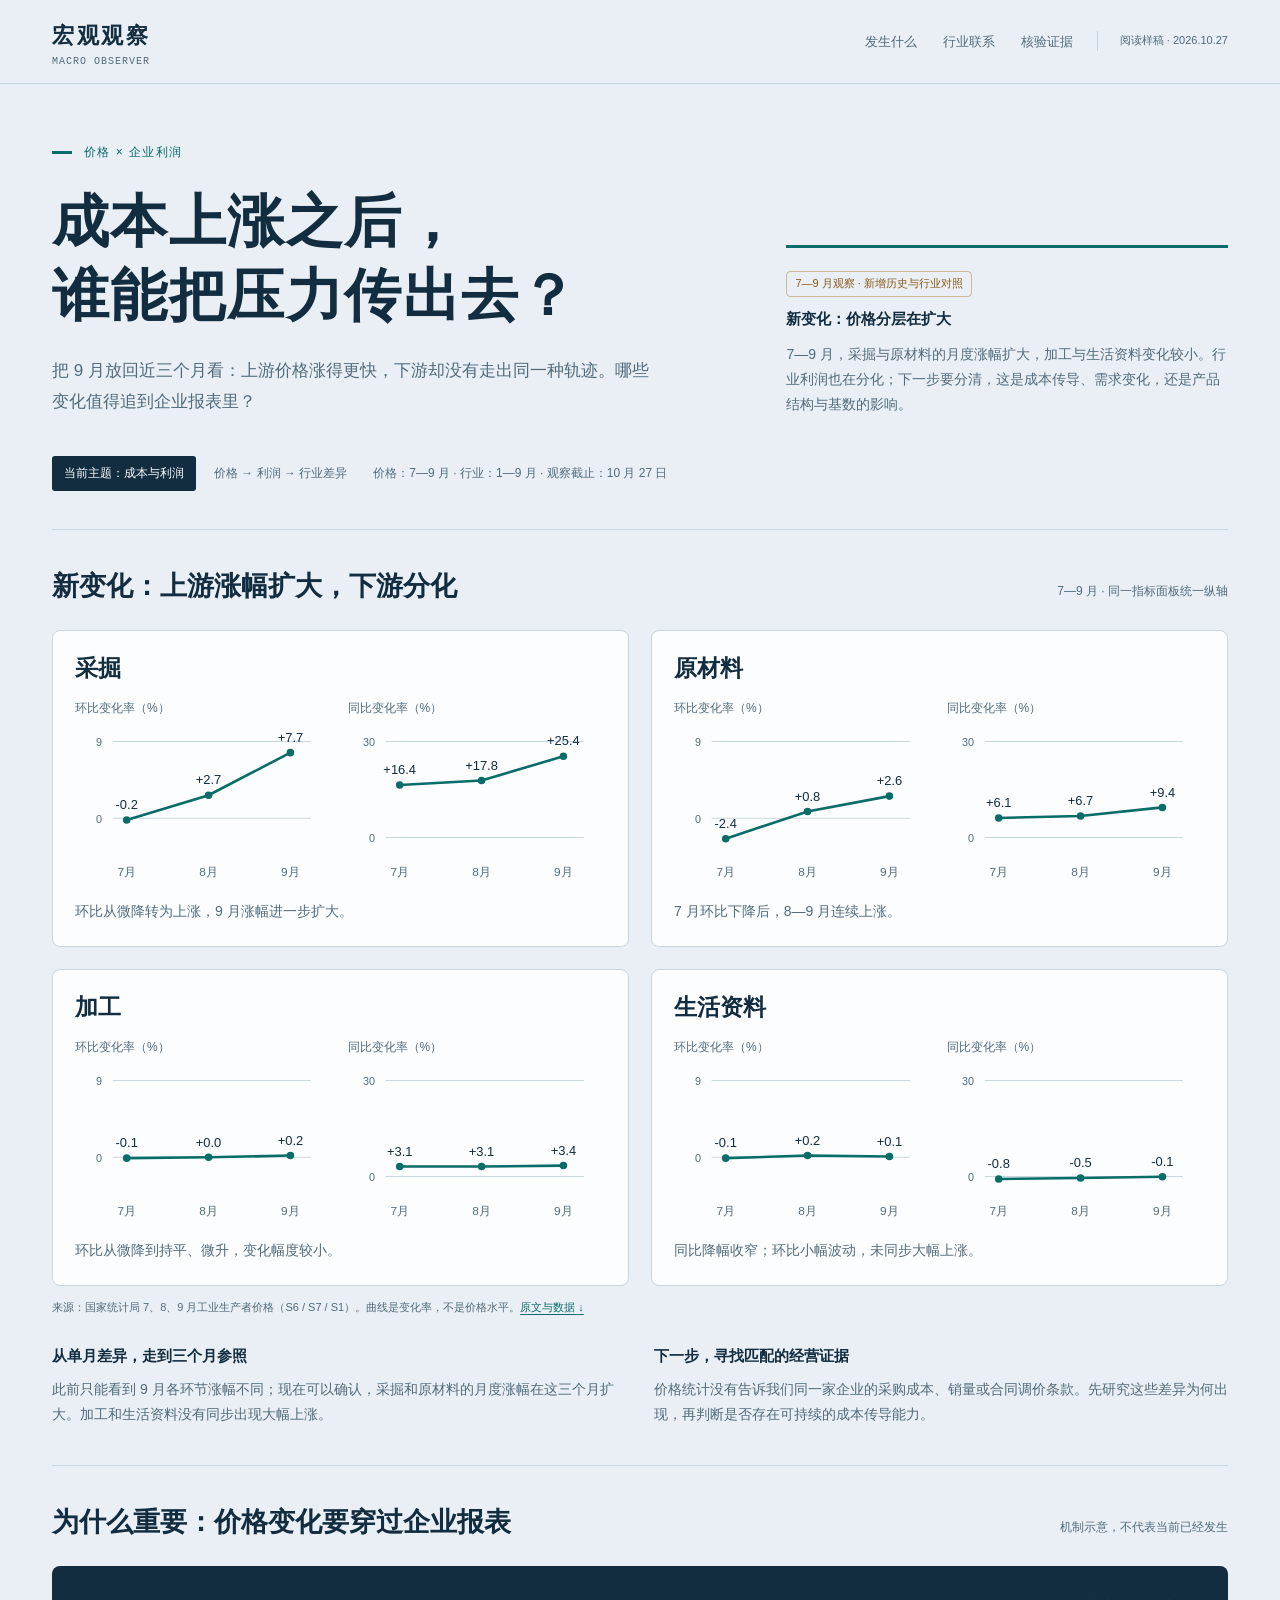
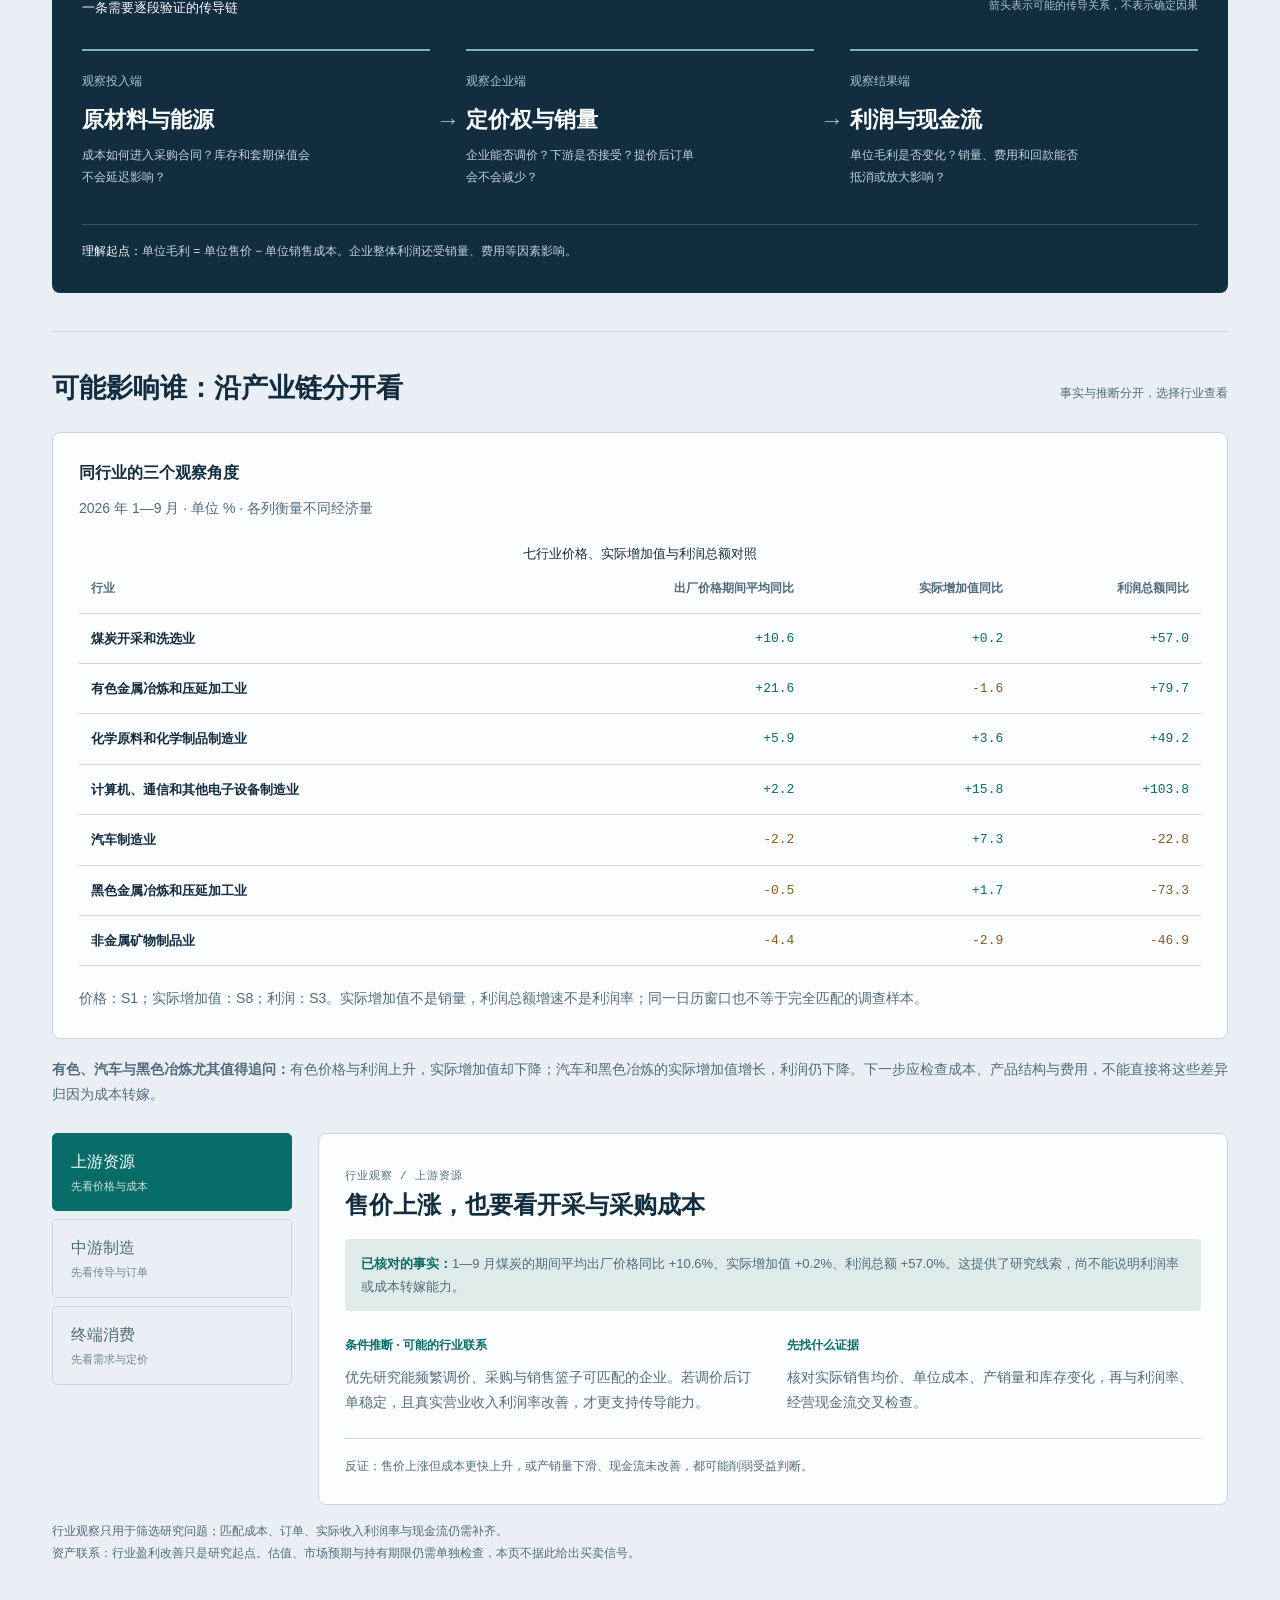
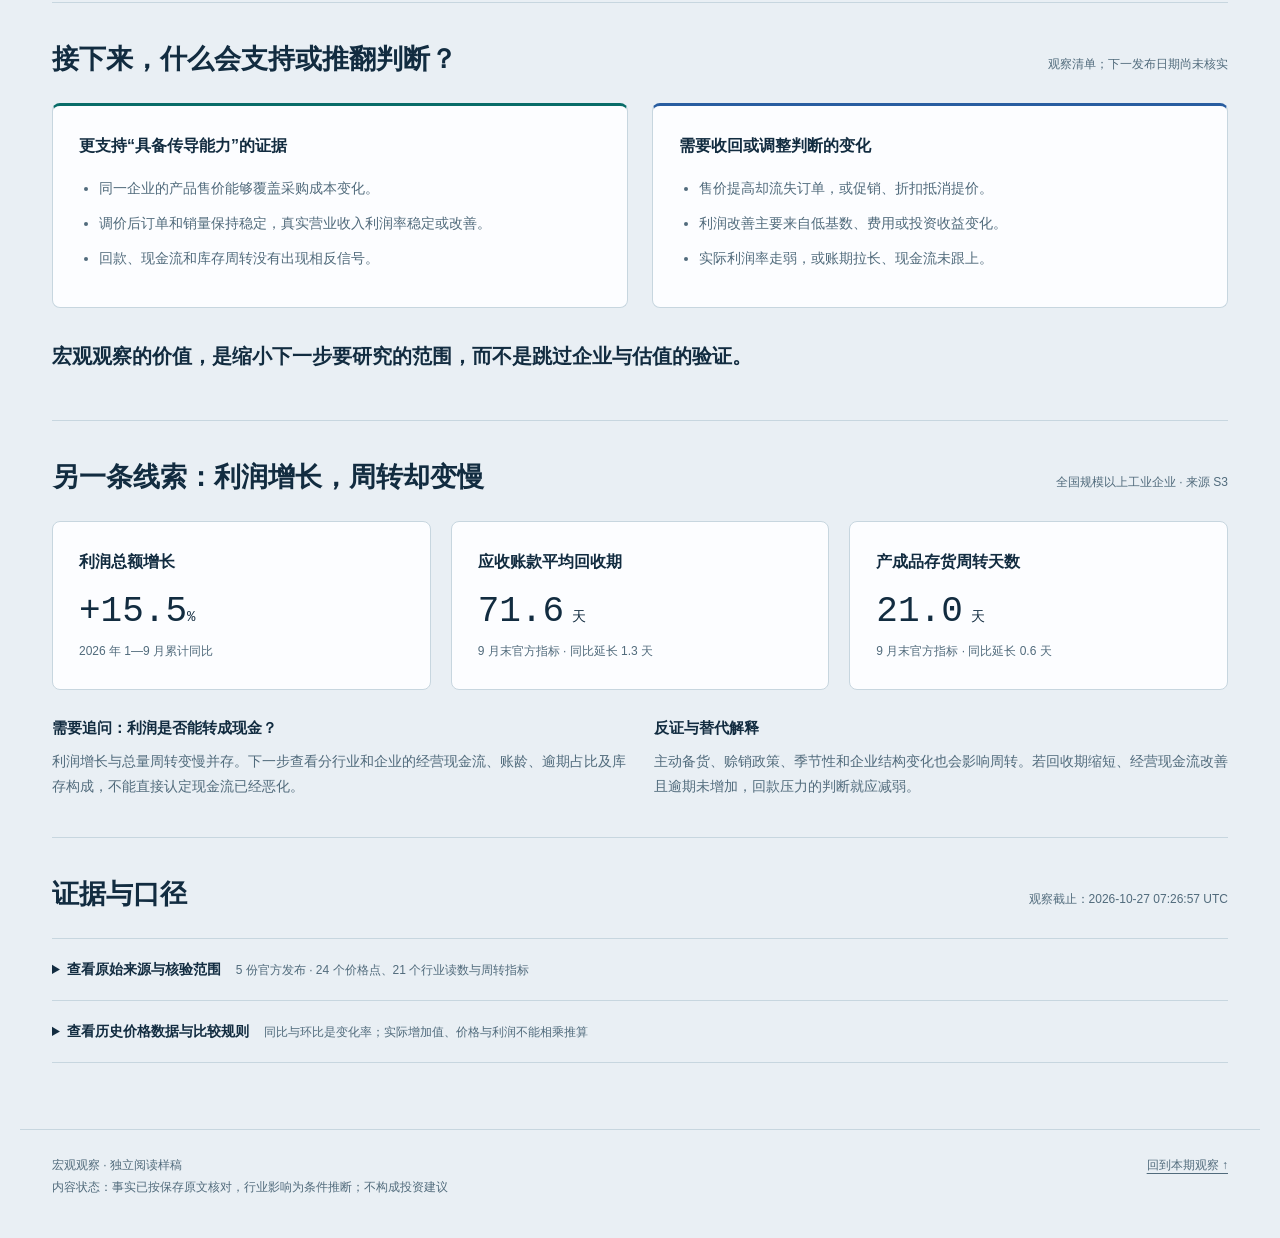
<file: reading-sample/index-deepening-v3.html>
<!doctype html>
<html lang="zh-CN">
<head>
<meta charset="utf-8">
<meta name="viewport" content="width=device-width,initial-scale=1">
<meta name="color-scheme" content="light">
<title>宏观观察 · 成本与利润｜阅读样稿</title>
<style>
:root{--paper:#e9eff4;--white:#fcfdff;--ink:#122c40;--muted:#516b7c;--rule:#c7d6df;--teal:#086c68;--blue:#285da0;--amber:#8a5917;--soft:#deebe9;--body:"Microsoft YaHei","PingFang SC",sans-serif;--display:"Songti SC","SimSun",serif;--mono:Consolas,monospace}
*{box-sizing:border-box}html{scroll-padding-top:90px}body{margin:0;background:var(--paper);color:var(--ink);font:16px/1.8 var(--body)}a{color:inherit}button{font:inherit}h1,h2,h3,p{margin:0}button,a,summary{-webkit-tap-highlight-color:transparent}:focus-visible{outline:3px solid var(--blue);outline-offset:5px}button{cursor:pointer}.skip{position:absolute;top:-100px;background:white;padding:12px;z-index:10}.skip:focus{top:0}
.masthead{border-bottom:1px solid var(--rule);background:var(--paper);position:sticky;top:0;z-index:5}.masthead-inner{max-width:1240px;margin:auto;padding:16px 32px;display:flex;align-items:center;gap:24px}.brand{font-family:var(--display);font-size:22px;font-weight:bold;letter-spacing:.12em;text-decoration:none}.brand small{font:10px var(--mono);letter-spacing:.1em;display:block;color:var(--muted)}nav{display:flex;gap:26px;margin-left:auto;font-size:13px}nav a{text-decoration:none;color:var(--muted)}nav a:hover{color:var(--teal)}.edition{font-size:11px;border-left:1px solid var(--rule);padding-left:22px;color:var(--muted)}main{max-width:1240px;margin:auto;padding:0 32px}.hero{padding:58px 0 38px;display:grid;grid-template-columns:1.5fr 1fr;gap:72px;align-items:end}.eyebrow{font-size:12px;letter-spacing:.12em;color:var(--teal);margin-bottom:22px}.eyebrow:before{content:"";display:inline-block;background:var(--teal);width:20px;height:3px;vertical-align:middle;margin-right:12px}h1{font:600 clamp(34px,4.8vw,57px)/1.3 var(--display);letter-spacing:.025em}.lede{margin-top:23px;color:var(--muted);font-size:17px;max-width:36em}.hero-note{border-top:3px solid var(--teal);padding:20px 0 0}.hero-note h2{font-size:15px;margin-bottom:12px}.hero-note p{font-size:14px;color:var(--muted)}.status{display:inline-block;font-size:11px;color:var(--amber);border:1px solid #ccb996;border-radius:4px;padding:2px 8px;margin-bottom:12px}.theme-strip{display:flex;gap:10px;align-items:center;margin:0 0 38px;font-size:12px;color:var(--muted)}.theme-strip b{font-weight:normal;background:var(--ink);color:white;padding:7px 12px;border-radius:3px}.theme-strip span{padding:7px 8px}
.section{padding:38px 0;border-top:1px solid var(--rule)}.section-title{display:flex;align-items:baseline;justify-content:space-between;gap:20px;margin-bottom:24px}h2{font:600 27px/1.4 var(--display)}.caption{font-size:12px;color:var(--muted)}.split{display:grid;grid-template-columns:1.6fr 1fr;gap:32px}.panel{background:var(--white);border:1px solid var(--rule);border-radius:8px;padding:26px}.panel h3{font-size:16px}.panel p{font-size:14px;color:var(--muted);margin-top:9px}.mini-label{font:11px var(--mono);letter-spacing:.08em;color:var(--muted)}.facts{display:grid;grid-template-columns:1fr 1fr;gap:18px}.fact{border-left:2px solid var(--rule);padding-left:16px}.fact strong{display:block;font:600 21px var(--display);margin:11px 0}.fact p{font-size:13px;color:var(--muted)}.evidence-empty{display:flex;align-items:center;gap:14px;border-top:1px solid var(--rule);margin-top:22px;padding-top:17px;color:var(--muted);font-size:12px}.empty-symbol{font:24px var(--mono);color:var(--teal)}.question{padding:6px 0}.question h3{font-size:17px;margin-bottom:12px}.question p{color:var(--muted);font-size:15px}.question .bottom{border-left:3px solid var(--teal);padding-left:17px;margin-top:22px;color:var(--ink)}
.flow{background:var(--ink);color:var(--white);border-radius:8px;padding:30px}.flow figcaption{display:flex;justify-content:space-between;gap:20px;font-size:13px}.flow figcaption span{color:#afc5d3;font-size:11px}.flow-nodes{display:grid;grid-template-columns:1fr 36px 1fr 36px 1fr;align-items:center;margin:30px 0}.node{min-height:145px;border-top:2px solid #7fb6b2;padding-top:15px}.node small{color:#afc5d3;font-size:12px}.node h3{font:600 22px var(--display);margin:10px 0}.node p{font-size:12px;color:#c0d2dc;max-width:19em}.arrow{text-align:center;color:#8fbdbb;font:24px var(--mono)}.flow-foot{border-top:1px solid #385366;padding-top:16px;font-size:12px;color:#c0d2dc}.flow-foot b{color:white;font-weight:normal}figure{margin:0}.impact{display:grid;grid-template-columns:240px 1fr;gap:26px}.selector{display:flex;flex-direction:column;gap:8px}.selector button{text-align:left;border:1px solid var(--rule);border-radius:5px;background:transparent;padding:14px 18px;color:var(--muted)}.selector button[aria-pressed="true"]{background:var(--teal);border-color:var(--teal);color:white}.selector button small{display:block;font-size:11px;opacity:.8}.impact-card h3{font:600 24px var(--display)}.impact-grid{display:grid;grid-template-columns:1fr 1fr;gap:28px;margin-top:24px}.impact-grid h4{font-size:12px;color:var(--teal);margin:0 0 8px}.impact-grid p{font-size:14px;margin:0}.boundary{font-size:12px!important;border-top:1px solid var(--rule);padding-top:17px;margin-top:23px!important}.watch-grid{display:grid;grid-template-columns:1fr 1fr;gap:24px}.watch-grid h3{font-size:16px}.watch-grid ul{padding-left:20px;margin:15px 0 0;color:var(--muted);font-size:14px}.watch-grid li{margin-bottom:10px}.counter{border-top:3px solid var(--blue)}.support{border-top:3px solid var(--teal)}details{border-top:1px solid var(--rule);padding:18px 0}details:last-child{border-bottom:1px solid var(--rule)}summary{cursor:pointer;font-size:14px;font-weight:bold}summary span{font-weight:normal;font-size:12px;color:var(--muted);margin-left:15px}.evidence-grid{display:grid;grid-template-columns:repeat(3,1fr);gap:20px;margin-top:23px}.evidence-item{background:var(--white);padding:20px;border-radius:5px}.evidence-item h3{font-size:14px}.evidence-item dl{font-size:12px;margin-bottom:0}.evidence-item dt{color:var(--muted);margin-top:10px}.evidence-item dd{margin:0;overflow-wrap:anywhere}.method{max-width:850px;margin-top:15px;font-size:13px;color:var(--muted)}footer{max-width:1240px;margin:28px auto 0;padding:25px 32px 40px;border-top:1px solid var(--rule);display:flex;justify-content:space-between;gap:20px;font-size:12px;color:var(--muted)}footer a{text-underline-offset:4px}.closing{font:600 20px/1.6 var(--display);max-width:750px;margin:32px 0 10px}noscript p{padding:15px;border:1px solid var(--rule)}
@media(max-width:850px){.masthead-inner{padding:14px 20px}.edition{display:none}nav{gap:15px}main{padding:0 20px}.hero{gap:30px;padding-top:36px;grid-template-columns:1fr}.hero-note{max-width:620px}.split{grid-template-columns:1fr}.impact{grid-template-columns:1fr}.selector{flex-direction:row}.selector button{flex:1;padding:12px}.evidence-grid{grid-template-columns:1fr}.theme-strip{flex-wrap:wrap}.section-title{align-items:start}.flow{padding:23px}.node h3{font-size:19px}}
@media(max-width:560px){body{font-size:15px}nav a:first-child{display:none}nav{font-size:12px;gap:14px}.brand{font-size:19px}h1{font-size:36px}.hero{padding-top:30px;gap:26px}.lede{font-size:15px}.hero-note p{font-size:13px}.section{padding:28px 0}.section-title{display:block}.section-title .caption{display:block;margin-top:8px}h2{font-size:24px}.panel{padding:20px}.flow-nodes{grid-template-columns:1fr;margin:22px 0;gap:10px}.node{min-height:auto}.node p{max-width:none}.arrow{transform:rotate(90deg)}.flow figcaption{display:block}.flow figcaption span{display:block;margin-top:7px}.watch-grid,.impact-grid{grid-template-columns:1fr;gap:18px}.selector button{font-size:13px;padding:10px 8px}.selector button small{font-size:10px}.facts{gap:12px}.fact strong{font-size:18px}.theme-strip{gap:3px;font-size:11px}summary span{display:block;margin:7px 0 0}footer{padding:22px 20px;flex-direction:column}.closing{font-size:18px}}
@media(prefers-reduced-motion:reduce){*,*::before,*::after{scroll-behavior:auto!important;animation:none!important;transition:none!important}}
@media print{.masthead{position:static}nav,.selector,footer a{display:none}.hero{padding-top:20px}.section{break-inside:avoid}.flow{background:white;color:var(--ink);border:1px solid var(--rule)}.node p,.node small,.flow-foot,.flow-foot b,.flow figcaption span{color:var(--muted)}details{display:block}}

.chart-grid{display:grid;grid-template-columns:1fr 1fr;gap:24px}.price-chart{width:100%;height:auto;display:block;margin:18px 0 8px}.chart-title{display:flex;justify-content:space-between;gap:15px;align-items:baseline}.chart-title span{font-size:12px;color:var(--muted)}.chart-notes{font-size:12px;color:var(--muted);margin-top:17px}.reading-note{display:grid;grid-template-columns:1fr 1fr;gap:28px;margin-top:24px}.reading-note h3{font-size:15px;margin-bottom:8px}.reading-note p{font-size:14px;color:var(--muted)}.fact-note{background:var(--soft);padding:13px 16px;border-radius:4px;margin-top:18px!important;font-size:13px!important}.fact-note b{color:var(--teal)}.source-link{color:var(--teal);text-underline-offset:3px}.chart-source{font-size:11px;color:var(--muted);margin-top:12px}.data-table{width:100%;border-collapse:collapse;font-size:12px;margin-top:16px}.data-table th,.data-table td{padding:7px 8px;text-align:left;border-bottom:1px solid var(--rule)}@media(max-width:750px){.chart-grid,.reading-note{grid-template-columns:1fr}.chart-grid{gap:16px}}

.history-grid{display:grid;grid-template-columns:1fr 1fr;gap:22px}.history-pair{display:grid;grid-template-columns:1fr 1fr;gap:14px;margin-top:14px}.mini-chart svg{display:block;width:100%;height:auto}.mini-chart figcaption{font-size:12px;color:var(--muted)}.history-grid h3{font:600 23px var(--display)}.history-grid .panel{padding:22px}.change-line{font-size:13px;color:var(--muted);margin-top:14px}.industry-table{width:100%;border-collapse:collapse;font-size:13px;margin:20px 0}.industry-table th,.industry-table td{padding:13px 12px;border-bottom:1px solid var(--rule);text-align:right}.industry-table th:first-child{text-align:left}.industry-table thead{color:var(--muted);font-size:12px}.industry-table td{font-family:var(--mono)}.industry-table td[data-sign="positive"]{color:var(--teal)}.industry-table td[data-sign="negative"]{color:var(--amber)}.sector-context{padding:18px 0 26px;font-size:14px;color:var(--muted)}.turnover-grid{display:grid;grid-template-columns:repeat(3,1fr);gap:20px}.turnover-grid .value{font:36px var(--mono);display:block;margin:14px 0 8px;color:var(--ink)}.turnover-grid .value small{font-size:14px}.turnover-grid .panel p{font-size:12px}.new-note{font-size:12px;color:var(--teal);margin-top:15px}.evidence-grid{grid-template-columns:1fr 1fr}.sources-date{font-size:11px;color:var(--muted);margin-top:7px}.industry-source{font-size:12px;color:var(--muted)}.snapshot{font-size:11px;color:var(--muted);margin-top:12px}@media(max-width:750px){.history-grid,.turnover-grid,.evidence-grid{grid-template-columns:1fr}.history-grid .panel{padding:18px}.industry-table thead{position:absolute;width:1px;height:1px;overflow:hidden;clip-path:inset(50%)}.industry-table tr{display:grid;grid-template-columns:1fr 1fr 1fr;border-bottom:1px solid var(--rule);padding:14px 0}.industry-table tbody th{grid-column:1/-1;padding:0 0 8px;border:0}.industry-table td{border:0;padding:7px 5px;text-align:left}.industry-table td:before{content:attr(data-label);display:block;font:10px/1.6 var(--body);color:var(--muted);margin-bottom:5px}.turnover-grid{gap:14px}}
</style>
</head>
<body>
<a class="skip" href="#main">跳到观察正文</a>
<header class="masthead"><div class="masthead-inner"><a class="brand" href="#main">宏观观察<small>MACRO OBSERVER</small></a><nav aria-label="阅读导航"><a href="#signal">发生什么</a><a href="#impact">行业联系</a><a href="#evidence">核验证据</a></nav><span class="edition">阅读样稿 · 2026.10.27</span></div></header>
<main id="main">
<section class="hero" aria-labelledby="headline"><div><p class="eyebrow">价格 × 企业利润</p><h1 id="headline">成本上涨之后，<br>谁能把压力传出去？</h1><p class="lede">把 9 月放回近三个月看：上游价格涨得更快，下游却没有走出同一种轨迹。哪些变化值得追到企业报表里？</p></div><aside class="hero-note"><span class="status">7—9 月观察 · 新增历史与行业对照</span><h2>新变化：价格分层在扩大</h2><p>7—9 月，采掘与原材料的月度涨幅扩大，加工与生活资料变化较小。行业利润也在分化；下一步要分清，这是成本传导、需求变化，还是产品结构与基数的影响。</p></aside></section>
<div class="theme-strip" aria-label="主题范围"><b>当前主题：成本与利润</b><span>价格 → 利润 → 行业差异</span><span>价格：7—9 月 · 行业：1—9 月 · 观察截止：10 月 27 日</span></div>

<section class="section" id="signal" aria-labelledby="signal-title"><div class="section-title"><h2 id="signal-title">新变化：上游涨幅扩大，下游分化</h2><span class="caption">7—9 月 · 同一指标面板统一纵轴</span></div><div class="history-grid"><article class="panel"><h3>采掘</h3><div class="history-pair"><figure class="mini-chart"><figcaption>环比变化率（%）</figcaption><svg viewBox="0 0 240 158" role="img" aria-labelledby="mom-0"><title id="mom-0">采掘环比：2026-07 -0.2%；2026-08 2.7%；2026-09 7.7%</title><line x1="35" x2="219" y1="91.250" y2="91.250" stroke="var(--rule)"/><text x="25" y="95.250" text-anchor="end" fill="var(--muted)" font-size="10">0</text><line x1="35" x2="219" y1="20.000" y2="20.000" stroke="var(--rule)"/><text x="25" y="24.000" text-anchor="end" fill="var(--muted)" font-size="10">9</text><polyline points="48,92.833 124,69.875 200,30.292" fill="none" stroke="var(--teal)" stroke-width="2.4"/><g data-metric="环比" data-category="采掘" data-period="2026-07" data-value="-0.2"><circle cx="48" cy="92.833" r="3.5" fill="var(--teal)"/><text x="48" y="82.833" text-anchor="middle" font-size="12" fill="var(--ink)">-0.2</text><text x="48" y="145" text-anchor="middle" font-size="11" fill="var(--muted)">7月</text></g><g data-metric="环比" data-category="采掘" data-period="2026-08" data-value="2.7"><circle cx="124" cy="69.875" r="3.5" fill="var(--teal)"/><text x="124" y="59.875" text-anchor="middle" font-size="12" fill="var(--ink)">+2.7</text><text x="124" y="145" text-anchor="middle" font-size="11" fill="var(--muted)">8月</text></g><g data-metric="环比" data-category="采掘" data-period="2026-09" data-value="7.7"><circle cx="200" cy="30.292" r="3.5" fill="var(--teal)"/><text x="200" y="20.292" text-anchor="middle" font-size="12" fill="var(--ink)">+7.7</text><text x="200" y="145" text-anchor="middle" font-size="11" fill="var(--muted)">9月</text></g></svg></figure><figure class="mini-chart"><figcaption>同比变化率（%）</figcaption><svg viewBox="0 0 240 158" role="img" aria-labelledby="yoy-0"><title id="yoy-0">采掘同比：2026-07 16.4%；2026-08 17.8%；2026-09 25.4%</title><line x1="35" x2="219" y1="109.062" y2="109.062" stroke="var(--rule)"/><text x="25" y="113.062" text-anchor="end" fill="var(--muted)" font-size="10">0</text><line x1="35" x2="219" y1="20.000" y2="20.000" stroke="var(--rule)"/><text x="25" y="24.000" text-anchor="end" fill="var(--muted)" font-size="10">30</text><polyline points="48,60.375 124,56.219 200,33.656" fill="none" stroke="var(--teal)" stroke-width="2.4"/><g data-metric="同比" data-category="采掘" data-period="2026-07" data-value="16.4"><circle cx="48" cy="60.375" r="3.5" fill="var(--teal)"/><text x="48" y="50.375" text-anchor="middle" font-size="12" fill="var(--ink)">+16.4</text><text x="48" y="145" text-anchor="middle" font-size="11" fill="var(--muted)">7月</text></g><g data-metric="同比" data-category="采掘" data-period="2026-08" data-value="17.8"><circle cx="124" cy="56.219" r="3.5" fill="var(--teal)"/><text x="124" y="46.219" text-anchor="middle" font-size="12" fill="var(--ink)">+17.8</text><text x="124" y="145" text-anchor="middle" font-size="11" fill="var(--muted)">8月</text></g><g data-metric="同比" data-category="采掘" data-period="2026-09" data-value="25.4"><circle cx="200" cy="33.656" r="3.5" fill="var(--teal)"/><text x="200" y="23.656" text-anchor="middle" font-size="12" fill="var(--ink)">+25.4</text><text x="200" y="145" text-anchor="middle" font-size="11" fill="var(--muted)">9月</text></g></svg></figure></div><p class="change-line">环比从微降转为上涨，9 月涨幅进一步扩大。</p></article><article class="panel"><h3>原材料</h3><div class="history-pair"><figure class="mini-chart"><figcaption>环比变化率（%）</figcaption><svg viewBox="0 0 240 158" role="img" aria-labelledby="mom-1"><title id="mom-1">原材料环比：2026-07 -2.4%；2026-08 0.8%；2026-09 2.6%</title><line x1="35" x2="219" y1="91.250" y2="91.250" stroke="var(--rule)"/><text x="25" y="95.250" text-anchor="end" fill="var(--muted)" font-size="10">0</text><line x1="35" x2="219" y1="20.000" y2="20.000" stroke="var(--rule)"/><text x="25" y="24.000" text-anchor="end" fill="var(--muted)" font-size="10">9</text><polyline points="48,110.250 124,84.917 200,70.667" fill="none" stroke="var(--teal)" stroke-width="2.4"/><g data-metric="环比" data-category="原材料" data-period="2026-07" data-value="-2.4"><circle cx="48" cy="110.250" r="3.5" fill="var(--teal)"/><text x="48" y="100.250" text-anchor="middle" font-size="12" fill="var(--ink)">-2.4</text><text x="48" y="145" text-anchor="middle" font-size="11" fill="var(--muted)">7月</text></g><g data-metric="环比" data-category="原材料" data-period="2026-08" data-value="0.8"><circle cx="124" cy="84.917" r="3.5" fill="var(--teal)"/><text x="124" y="74.917" text-anchor="middle" font-size="12" fill="var(--ink)">+0.8</text><text x="124" y="145" text-anchor="middle" font-size="11" fill="var(--muted)">8月</text></g><g data-metric="环比" data-category="原材料" data-period="2026-09" data-value="2.6"><circle cx="200" cy="70.667" r="3.5" fill="var(--teal)"/><text x="200" y="60.667" text-anchor="middle" font-size="12" fill="var(--ink)">+2.6</text><text x="200" y="145" text-anchor="middle" font-size="11" fill="var(--muted)">9月</text></g></svg></figure><figure class="mini-chart"><figcaption>同比变化率（%）</figcaption><svg viewBox="0 0 240 158" role="img" aria-labelledby="yoy-1"><title id="yoy-1">原材料同比：2026-07 6.1%；2026-08 6.7%；2026-09 9.4%</title><line x1="35" x2="219" y1="109.062" y2="109.062" stroke="var(--rule)"/><text x="25" y="113.062" text-anchor="end" fill="var(--muted)" font-size="10">0</text><line x1="35" x2="219" y1="20.000" y2="20.000" stroke="var(--rule)"/><text x="25" y="24.000" text-anchor="end" fill="var(--muted)" font-size="10">30</text><polyline points="48,90.953 124,89.172 200,81.156" fill="none" stroke="var(--teal)" stroke-width="2.4"/><g data-metric="同比" data-category="原材料" data-period="2026-07" data-value="6.1"><circle cx="48" cy="90.953" r="3.5" fill="var(--teal)"/><text x="48" y="80.953" text-anchor="middle" font-size="12" fill="var(--ink)">+6.1</text><text x="48" y="145" text-anchor="middle" font-size="11" fill="var(--muted)">7月</text></g><g data-metric="同比" data-category="原材料" data-period="2026-08" data-value="6.7"><circle cx="124" cy="89.172" r="3.5" fill="var(--teal)"/><text x="124" y="79.172" text-anchor="middle" font-size="12" fill="var(--ink)">+6.7</text><text x="124" y="145" text-anchor="middle" font-size="11" fill="var(--muted)">8月</text></g><g data-metric="同比" data-category="原材料" data-period="2026-09" data-value="9.4"><circle cx="200" cy="81.156" r="3.5" fill="var(--teal)"/><text x="200" y="71.156" text-anchor="middle" font-size="12" fill="var(--ink)">+9.4</text><text x="200" y="145" text-anchor="middle" font-size="11" fill="var(--muted)">9月</text></g></svg></figure></div><p class="change-line">7 月环比下降后，8—9 月连续上涨。</p></article><article class="panel"><h3>加工</h3><div class="history-pair"><figure class="mini-chart"><figcaption>环比变化率（%）</figcaption><svg viewBox="0 0 240 158" role="img" aria-labelledby="mom-2"><title id="mom-2">加工环比：2026-07 -0.1%；2026-08 0.0%；2026-09 0.2%</title><line x1="35" x2="219" y1="91.250" y2="91.250" stroke="var(--rule)"/><text x="25" y="95.250" text-anchor="end" fill="var(--muted)" font-size="10">0</text><line x1="35" x2="219" y1="20.000" y2="20.000" stroke="var(--rule)"/><text x="25" y="24.000" text-anchor="end" fill="var(--muted)" font-size="10">9</text><polyline points="48,92.042 124,91.250 200,89.667" fill="none" stroke="var(--teal)" stroke-width="2.4"/><g data-metric="环比" data-category="加工" data-period="2026-07" data-value="-0.1"><circle cx="48" cy="92.042" r="3.5" fill="var(--teal)"/><text x="48" y="82.042" text-anchor="middle" font-size="12" fill="var(--ink)">-0.1</text><text x="48" y="145" text-anchor="middle" font-size="11" fill="var(--muted)">7月</text></g><g data-metric="环比" data-category="加工" data-period="2026-08" data-value="0.0"><circle cx="124" cy="91.250" r="3.5" fill="var(--teal)"/><text x="124" y="81.250" text-anchor="middle" font-size="12" fill="var(--ink)">+0.0</text><text x="124" y="145" text-anchor="middle" font-size="11" fill="var(--muted)">8月</text></g><g data-metric="环比" data-category="加工" data-period="2026-09" data-value="0.2"><circle cx="200" cy="89.667" r="3.5" fill="var(--teal)"/><text x="200" y="79.667" text-anchor="middle" font-size="12" fill="var(--ink)">+0.2</text><text x="200" y="145" text-anchor="middle" font-size="11" fill="var(--muted)">9月</text></g></svg></figure><figure class="mini-chart"><figcaption>同比变化率（%）</figcaption><svg viewBox="0 0 240 158" role="img" aria-labelledby="yoy-2"><title id="yoy-2">加工同比：2026-07 3.1%；2026-08 3.1%；2026-09 3.4%</title><line x1="35" x2="219" y1="109.062" y2="109.062" stroke="var(--rule)"/><text x="25" y="113.062" text-anchor="end" fill="var(--muted)" font-size="10">0</text><line x1="35" x2="219" y1="20.000" y2="20.000" stroke="var(--rule)"/><text x="25" y="24.000" text-anchor="end" fill="var(--muted)" font-size="10">30</text><polyline points="48,99.859 124,99.859 200,98.969" fill="none" stroke="var(--teal)" stroke-width="2.4"/><g data-metric="同比" data-category="加工" data-period="2026-07" data-value="3.1"><circle cx="48" cy="99.859" r="3.5" fill="var(--teal)"/><text x="48" y="89.859" text-anchor="middle" font-size="12" fill="var(--ink)">+3.1</text><text x="48" y="145" text-anchor="middle" font-size="11" fill="var(--muted)">7月</text></g><g data-metric="同比" data-category="加工" data-period="2026-08" data-value="3.1"><circle cx="124" cy="99.859" r="3.5" fill="var(--teal)"/><text x="124" y="89.859" text-anchor="middle" font-size="12" fill="var(--ink)">+3.1</text><text x="124" y="145" text-anchor="middle" font-size="11" fill="var(--muted)">8月</text></g><g data-metric="同比" data-category="加工" data-period="2026-09" data-value="3.4"><circle cx="200" cy="98.969" r="3.5" fill="var(--teal)"/><text x="200" y="88.969" text-anchor="middle" font-size="12" fill="var(--ink)">+3.4</text><text x="200" y="145" text-anchor="middle" font-size="11" fill="var(--muted)">9月</text></g></svg></figure></div><p class="change-line">环比从微降到持平、微升，变化幅度较小。</p></article><article class="panel"><h3>生活资料</h3><div class="history-pair"><figure class="mini-chart"><figcaption>环比变化率（%）</figcaption><svg viewBox="0 0 240 158" role="img" aria-labelledby="mom-3"><title id="mom-3">生活资料环比：2026-07 -0.1%；2026-08 0.2%；2026-09 0.1%</title><line x1="35" x2="219" y1="91.250" y2="91.250" stroke="var(--rule)"/><text x="25" y="95.250" text-anchor="end" fill="var(--muted)" font-size="10">0</text><line x1="35" x2="219" y1="20.000" y2="20.000" stroke="var(--rule)"/><text x="25" y="24.000" text-anchor="end" fill="var(--muted)" font-size="10">9</text><polyline points="48,92.042 124,89.667 200,90.458" fill="none" stroke="var(--teal)" stroke-width="2.4"/><g data-metric="环比" data-category="生活资料" data-period="2026-07" data-value="-0.1"><circle cx="48" cy="92.042" r="3.5" fill="var(--teal)"/><text x="48" y="82.042" text-anchor="middle" font-size="12" fill="var(--ink)">-0.1</text><text x="48" y="145" text-anchor="middle" font-size="11" fill="var(--muted)">7月</text></g><g data-metric="环比" data-category="生活资料" data-period="2026-08" data-value="0.2"><circle cx="124" cy="89.667" r="3.5" fill="var(--teal)"/><text x="124" y="79.667" text-anchor="middle" font-size="12" fill="var(--ink)">+0.2</text><text x="124" y="145" text-anchor="middle" font-size="11" fill="var(--muted)">8月</text></g><g data-metric="环比" data-category="生活资料" data-period="2026-09" data-value="0.1"><circle cx="200" cy="90.458" r="3.5" fill="var(--teal)"/><text x="200" y="80.458" text-anchor="middle" font-size="12" fill="var(--ink)">+0.1</text><text x="200" y="145" text-anchor="middle" font-size="11" fill="var(--muted)">9月</text></g></svg></figure><figure class="mini-chart"><figcaption>同比变化率（%）</figcaption><svg viewBox="0 0 240 158" role="img" aria-labelledby="yoy-3"><title id="yoy-3">生活资料同比：2026-07 -0.8%；2026-08 -0.5%；2026-09 -0.1%</title><line x1="35" x2="219" y1="109.062" y2="109.062" stroke="var(--rule)"/><text x="25" y="113.062" text-anchor="end" fill="var(--muted)" font-size="10">0</text><line x1="35" x2="219" y1="20.000" y2="20.000" stroke="var(--rule)"/><text x="25" y="24.000" text-anchor="end" fill="var(--muted)" font-size="10">30</text><polyline points="48,111.438 124,110.547 200,109.359" fill="none" stroke="var(--teal)" stroke-width="2.4"/><g data-metric="同比" data-category="生活资料" data-period="2026-07" data-value="-0.8"><circle cx="48" cy="111.438" r="3.5" fill="var(--teal)"/><text x="48" y="101.438" text-anchor="middle" font-size="12" fill="var(--ink)">-0.8</text><text x="48" y="145" text-anchor="middle" font-size="11" fill="var(--muted)">7月</text></g><g data-metric="同比" data-category="生活资料" data-period="2026-08" data-value="-0.5"><circle cx="124" cy="110.547" r="3.5" fill="var(--teal)"/><text x="124" y="100.547" text-anchor="middle" font-size="12" fill="var(--ink)">-0.5</text><text x="124" y="145" text-anchor="middle" font-size="11" fill="var(--muted)">8月</text></g><g data-metric="同比" data-category="生活资料" data-period="2026-09" data-value="-0.1"><circle cx="200" cy="109.359" r="3.5" fill="var(--teal)"/><text x="200" y="99.359" text-anchor="middle" font-size="12" fill="var(--ink)">-0.1</text><text x="200" y="145" text-anchor="middle" font-size="11" fill="var(--muted)">9月</text></g></svg></figure></div><p class="change-line">同比降幅收窄；环比小幅波动，未同步大幅上涨。</p></article></div><p class="chart-source">来源：国家统计局 7、8、9 月工业生产者价格（S6 / S7 / S1）。曲线是变化率，不是价格水平。<a class="source-link" href="#evidence">原文与数据 ↓</a></p><div class="reading-note"><div><h3>从单月差异，走到三个月参照</h3><p>此前只能看到 9 月各环节涨幅不同；现在可以确认，采掘和原材料的月度涨幅在这三个月扩大。加工和生活资料没有同步出现大幅上涨。</p></div><div><h3>下一步，寻找匹配的经营证据</h3><p>价格统计没有告诉我们同一家企业的采购成本、销量或合同调价条款。先研究这些差异为何出现，再判断是否存在可持续的成本传导能力。</p></div></div></section>

<section class="section" id="mechanism" aria-labelledby="mechanism-title"><div class="section-title"><h2 id="mechanism-title">为什么重要：价格变化要穿过企业报表</h2><span class="caption">机制示意，不代表当前已经发生</span></div><figure class="flow"><figcaption>一条需要逐段验证的传导链<span>箭头表示可能的传导关系，不表示确定因果</span></figcaption><div class="flow-nodes"><div class="node"><small>观察投入端</small><h3>原材料与能源</h3><p>成本如何进入采购合同？库存和套期保值会不会延迟影响？</p></div><div class="arrow" aria-hidden="true">→</div><div class="node"><small>观察企业端</small><h3>定价权与销量</h3><p>企业能否调价？下游是否接受？提价后订单会不会减少？</p></div><div class="arrow" aria-hidden="true">→</div><div class="node"><small>观察结果端</small><h3>利润与现金流</h3><p>单位毛利是否变化？销量、费用和回款能否抵消或放大影响？</p></div></div><p class="flow-foot"><b>理解起点：</b>单位毛利 = 单位售价 − 单位销售成本。企业整体利润还受销量、费用等因素影响。</p></figure></section>

<section class="section" id="impact" aria-labelledby="impact-title"><div class="section-title"><h2 id="impact-title">可能影响谁：沿产业链分开看</h2><span class="caption">事实与推断分开，选择行业查看</span></div><div class="panel"><h3>同行业的三个观察角度</h3><p>2026 年 1—9 月 · 单位 % · 各列衡量不同经济量</p><table class="industry-table"><caption class="sr-only">七行业价格、实际增加值与利润总额对照</caption><thead><tr><th scope="col">行业</th><th scope="col">出厂价格期间平均同比</th><th scope="col">实际增加值同比</th><th scope="col">利润总额同比</th></tr></thead><tbody><tr><th scope="row">煤炭开采和洗选业</th><td data-industry="煤炭开采和洗选业" data-key="ppi_period_average_yoy_pct" data-value="10.6" data-label="出厂价格期间平均同比" data-sign="positive">+10.6</td><td data-industry="煤炭开采和洗选业" data-key="real_value_added_yoy_pct" data-value="0.2" data-label="实际增加值同比" data-sign="positive">+0.2</td><td data-industry="煤炭开采和洗选业" data-key="total_profit_yoy_pct" data-value="57.0" data-label="利润总额同比" data-sign="positive">+57.0</td></tr><tr><th scope="row">有色金属冶炼和压延加工业</th><td data-industry="有色金属冶炼和压延加工业" data-key="ppi_period_average_yoy_pct" data-value="21.6" data-label="出厂价格期间平均同比" data-sign="positive">+21.6</td><td data-industry="有色金属冶炼和压延加工业" data-key="real_value_added_yoy_pct" data-value="-1.6" data-label="实际增加值同比" data-sign="negative">-1.6</td><td data-industry="有色金属冶炼和压延加工业" data-key="total_profit_yoy_pct" data-value="79.7" data-label="利润总额同比" data-sign="positive">+79.7</td></tr><tr><th scope="row">化学原料和化学制品制造业</th><td data-industry="化学原料和化学制品制造业" data-key="ppi_period_average_yoy_pct" data-value="5.9" data-label="出厂价格期间平均同比" data-sign="positive">+5.9</td><td data-industry="化学原料和化学制品制造业" data-key="real_value_added_yoy_pct" data-value="3.6" data-label="实际增加值同比" data-sign="positive">+3.6</td><td data-industry="化学原料和化学制品制造业" data-key="total_profit_yoy_pct" data-value="49.2" data-label="利润总额同比" data-sign="positive">+49.2</td></tr><tr><th scope="row">计算机、通信和其他电子设备制造业</th><td data-industry="计算机、通信和其他电子设备制造业" data-key="ppi_period_average_yoy_pct" data-value="2.2" data-label="出厂价格期间平均同比" data-sign="positive">+2.2</td><td data-industry="计算机、通信和其他电子设备制造业" data-key="real_value_added_yoy_pct" data-value="15.8" data-label="实际增加值同比" data-sign="positive">+15.8</td><td data-industry="计算机、通信和其他电子设备制造业" data-key="total_profit_yoy_pct" data-value="103.8" data-label="利润总额同比" data-sign="positive">+103.8</td></tr><tr><th scope="row">汽车制造业</th><td data-industry="汽车制造业" data-key="ppi_period_average_yoy_pct" data-value="-2.2" data-label="出厂价格期间平均同比" data-sign="negative">-2.2</td><td data-industry="汽车制造业" data-key="real_value_added_yoy_pct" data-value="7.3" data-label="实际增加值同比" data-sign="positive">+7.3</td><td data-industry="汽车制造业" data-key="total_profit_yoy_pct" data-value="-22.8" data-label="利润总额同比" data-sign="negative">-22.8</td></tr><tr><th scope="row">黑色金属冶炼和压延加工业</th><td data-industry="黑色金属冶炼和压延加工业" data-key="ppi_period_average_yoy_pct" data-value="-0.5" data-label="出厂价格期间平均同比" data-sign="negative">-0.5</td><td data-industry="黑色金属冶炼和压延加工业" data-key="real_value_added_yoy_pct" data-value="1.7" data-label="实际增加值同比" data-sign="positive">+1.7</td><td data-industry="黑色金属冶炼和压延加工业" data-key="total_profit_yoy_pct" data-value="-73.3" data-label="利润总额同比" data-sign="negative">-73.3</td></tr><tr><th scope="row">非金属矿物制品业</th><td data-industry="非金属矿物制品业" data-key="ppi_period_average_yoy_pct" data-value="-4.4" data-label="出厂价格期间平均同比" data-sign="negative">-4.4</td><td data-industry="非金属矿物制品业" data-key="real_value_added_yoy_pct" data-value="-2.9" data-label="实际增加值同比" data-sign="negative">-2.9</td><td data-industry="非金属矿物制品业" data-key="total_profit_yoy_pct" data-value="-46.9" data-label="利润总额同比" data-sign="negative">-46.9</td></tr></tbody></table><p class="industry-source">价格：S1；实际增加值：S8；利润：S3。实际增加值不是销量，利润总额增速不是利润率；同一日历窗口也不等于完全匹配的调查样本。</p></div><p class="sector-context"><b>有色、汽车与黑色冶炼尤其值得追问：</b>有色价格与利润上升，实际增加值却下降；汽车和黑色冶炼的实际增加值增长，利润仍下降。下一步应检查成本、产品结构与费用，不能直接将这些差异归因为成本转嫁。</p><div class="impact"><div class="selector" role="group" aria-label="企业类型"><button type="button" data-sector="upstream" aria-pressed="true">上游资源<small>先看价格与成本</small></button><button type="button" data-sector="manufacturing" aria-pressed="false">中游制造<small>先看传导与订单</small></button><button type="button" data-sector="consumer" aria-pressed="false">终端消费<small>先看需求与定价</small></button></div><article class="panel impact-card" aria-live="polite" aria-atomic="true"><span class="mini-label" id="sector-label">行业观察 / 上游资源</span><h3 id="sector-title">售价上涨，也要看开采与采购成本</h3><p class="fact-note" id="sector-fact"><b>已核对的事实：</b>1—9 月煤炭的期间平均出厂价格同比 +10.6%、实际增加值 +0.2%、利润总额 +57.0%。这提供了研究线索，尚不能说明利润率或成本转嫁能力。</p><div class="impact-grid"><div><h4>条件推断 · 可能的行业联系</h4><p id="sector-link">优先研究能频繁调价、采购与销售篮子可匹配的企业。若调价后订单稳定，且真实营业收入利润率改善，才更支持传导能力。</p></div><div><h4>先找什么证据</h4><p id="sector-proof">核对实际销售均价、单位成本、产销量和库存变化，再与利润率、经营现金流交叉检查。</p></div></div><p class="boundary" id="sector-counter">反证：售价上涨但成本更快上升，或产销量下滑、现金流未改善，都可能削弱受益判断。</p></article></div><noscript><p>行业切换需要 JavaScript。上游资源分析已完整显示；其他行业内容可在开启脚本后查看。</p></noscript><p class="caption" style="margin-top:16px">行业观察只用于筛选研究问题；匹配成本、订单、实际收入利润率与现金流仍需补齐。<br>资产联系：行业盈利改善只是研究起点。估值、市场预期与持有期限仍需单独检查，本页不据此给出买卖信号。</p></section>

<section class="section" id="watch" aria-labelledby="watch-title"><div class="section-title"><h2 id="watch-title">接下来，什么会支持或推翻判断？</h2><span class="caption">观察清单；下一发布日期尚未核实</span></div><div class="watch-grid"><article class="panel support"><h3>更支持“具备传导能力”的证据</h3><ul><li>同一企业的产品售价能够覆盖采购成本变化。</li><li>调价后订单和销量保持稳定，真实营业收入利润率稳定或改善。</li><li>回款、现金流和库存周转没有出现相反信号。</li></ul></article><article class="panel counter"><h3>需要收回或调整判断的变化</h3><ul><li>售价提高却流失订单，或促销、折扣抵消提价。</li><li>利润改善主要来自低基数、费用或投资收益变化。</li><li>实际利润率走弱，或账期拉长、现金流未跟上。</li></ul></article></div><p class="closing">宏观观察的价值，是缩小下一步要研究的范围，而不是跳过企业与估值的验证。</p></section>

<section class="section" id="turnover" aria-labelledby="turnover-title"><div class="section-title"><h2 id="turnover-title">另一条线索：利润增长，周转却变慢</h2><span class="caption">全国规模以上工业企业 · 来源 S3</span></div><div class="turnover-grid"><article class="panel"><h3>利润总额增长</h3><span class="value">+15.5<small>%</small></span><p>2026 年 1—9 月累计同比</p></article><article class="panel"><h3>应收账款平均回收期</h3><span class="value">71.6<small> 天</small></span><p>9 月末官方指标 · 同比延长 1.3 天</p></article><article class="panel"><h3>产成品存货周转天数</h3><span class="value">21.0<small> 天</small></span><p>9 月末官方指标 · 同比延长 0.6 天</p></article></div><div class="reading-note"><div><h3>需要追问：利润是否能转成现金？</h3><p>利润增长与总量周转变慢并存。下一步查看分行业和企业的经营现金流、账龄、逾期占比及库存构成，不能直接认定现金流已经恶化。</p></div><div><h3>反证与替代解释</h3><p>主动备货、赊销政策、季节性和企业结构变化也会影响周转。若回收期缩短、经营现金流改善且逾期未增加，回款压力的判断就应减弱。</p></div></div></section><section class="section" id="evidence" aria-labelledby="evidence-title"><div class="section-title"><h2 id="evidence-title">证据与口径</h2><span class="caption">观察截止：2026-10-27 07:26:57 UTC</span></div><details><summary>查看原始来源与核验范围<span>5 份官方发布 · 24 个价格点、21 个行业读数与周转指标</span></summary><div class="evidence-grid"><article class="evidence-item" id="source-s6"><h3>S6 · 2026年7月份工业生产者出厂价格同比上涨3.5%</h3><p><a class="source-link" href="https://www.stats.gov.cn/sj/zxfb/202608/t20260809_1965007.html">打开国家统计局原文 ↗</a></p><dl><dt>统计期</dt><dd>2026 年 7 月</dd><dt>发布日期</dt><dd>2026-08-09 09:30 +08:00</dd><dt>原始抓取时间</dt><dd>2026-10-27T07:26:08Z</dd><dt>核验边界</dt><dd>本页所用值对照已保存的官方正文/表格；未重新抓取原站或完整审计附件。</dd></dl></article><article class="evidence-item" id="source-s7"><h3>S7 · 2026年8月份工业生产者出厂价格同比上涨3.8% 环比上涨0.4%</h3><p><a class="source-link" href="https://www.stats.gov.cn/sj/zxfb/202609/t20260909_1965262.html">打开国家统计局原文 ↗</a></p><dl><dt>统计期</dt><dd>2026 年 8 月</dd><dt>发布日期</dt><dd>2026-09-09 09:30 +08:00</dd><dt>原始抓取时间</dt><dd>2026-10-27T07:25:49Z</dd><dt>核验边界</dt><dd>本页所用值对照已保存的官方正文/表格；未重新抓取原站或完整审计附件。</dd></dl></article><article class="evidence-item" id="source-s1"><h3>S1 · 2026年9月份工业生产者出厂价格同比上涨5.0% 环比上涨1.2%</h3><p><a class="source-link" href="https://www.stats.gov.cn/sj/zxfb/202610/t20261014_1965476.html">打开国家统计局原文 ↗</a></p><dl><dt>统计期</dt><dd>2026 年 9 月；行业价格另用 1—9 月平均</dd><dt>发布日期</dt><dd>2026-10-14 09:30 +08:00</dd><dt>原始抓取时间</dt><dd>2026-10-27T07:26:57Z</dd><dt>核验边界</dt><dd>本页所用值对照已保存的官方正文/表格；未重新抓取原站或完整审计附件。</dd></dl></article><article class="evidence-item" id="source-s8"><h3>S8 · 2026年9月份规模以上工业增加值增长5.5%</h3><p><a class="source-link" href="https://www.stats.gov.cn/zwfwck/sjfb/202610/t20261019_1965617.html">打开国家统计局原文 ↗</a></p><dl><dt>统计期</dt><dd>2026 年 1—9 月累计实际增加值</dd><dt>发布日期</dt><dd>2026-10-19（由官方URL识别日期，正文未显示发布时间）</dd><dt>原始抓取时间</dt><dd>2026-10-27T07:26:05Z</dd><dt>核验边界</dt><dd>本页所用值对照已保存的官方正文/表格；未重新抓取原站或完整审计附件。</dd></dl></article><article class="evidence-item" id="source-s3"><h3>S3 · 2026年1—9月份全国规模以上工业企业利润增长15.5%</h3><p><a class="source-link" href="https://www.stats.gov.cn/sj/zxfb/202610/t20261027_1965697.html">打开国家统计局原文 ↗</a></p><dl><dt>统计期</dt><dd>2026 年 1—9 月累计利润；周转为 9 月末官方指标</dd><dt>发布日期</dt><dd>2026-10-27（由官方 URL 识别日期，保存正文未显示发布时间）</dd><dt>原始抓取时间</dt><dd>2026-10-27T05:31:20Z</dd><dt>核验边界</dt><dd>本页所用值对照已保存的官方正文/表格；未重新抓取原站或完整审计附件。</dd></dl></article></div><p class="method">本次接入使用经过审核的深化稿，不采用隐含收入、隐含利润率或无依据误差带。S3 日期已纠正审核稿误填的 10 月 19 日；官方 URL 指向 10 月 27 日，具体发布时间未在保存正文复核。</p></details><details><summary>查看历史价格数据与比较规则<span>同比与环比是变化率；实际增加值、价格与利润不能相乘推算</span></summary><table class="data-table"><caption>7—9 月出厂价格变化率，单位 %</caption><thead><tr><th>类别 / 指标</th><th>7 月</th><th>8 月</th><th>9 月</th></tr></thead><tbody><tr><th scope="row">采掘 / 同比</th><td>+16.4</td><td>+17.8</td><td>+25.4</td></tr><tr><th scope="row">采掘 / 环比</th><td>-0.2</td><td>+2.7</td><td>+7.7</td></tr><tr><th scope="row">原材料 / 同比</th><td>+6.1</td><td>+6.7</td><td>+9.4</td></tr><tr><th scope="row">原材料 / 环比</th><td>-2.4</td><td>+0.8</td><td>+2.6</td></tr><tr><th scope="row">加工 / 同比</th><td>+3.1</td><td>+3.1</td><td>+3.4</td></tr><tr><th scope="row">加工 / 环比</th><td>-0.1</td><td>+0.0</td><td>+0.2</td></tr><tr><th scope="row">生活资料 / 同比</th><td>-0.8</td><td>-0.5</td><td>-0.1</td></tr><tr><th scope="row">生活资料 / 环比</th><td>-0.1</td><td>+0.2</td><td>+0.1</td></tr></tbody></table><p class="method">PPI 使用 2025 年基期。采掘、原材料、加工是生产资料分项，生活资料为另一大类。同比和环比分开绘图，同类指标纵轴一致；变化率不是价格水平。三个月的方向不能外推为长期趋势。</p><p class="method">行业表采用同一日历窗口、同名行业的描述性并列，调查对象、权重和经济量不完全一致。实际增加值不是销量或营业收入，利润总额增长不等于利润率改善。不能把 PPI 与实际增加值相乘估算收入，再据此推导利润率或成本转嫁。</p><p class="method">匹配采购成本、合同调价、订单/销量、真实收入利润率、经营现金流和估值仍待补齐。下一发布日期未核，不作为已确认日程。</p></details></section>
</main>
<footer><span>宏观观察 · 独立阅读样稿<br>内容状态：事实已按保存原文核对，行业影响为条件推断；不构成投资建议</span><a href="#main">回到本期观察 ↑</a></footer>
<script>
'use strict';
const sectors={
upstream:{fact:'1—9 月煤炭的期间平均出厂价格同比 +10.6%、实际增加值 +0.2%、利润总额 +57.0%。这提供了研究线索，尚不能说明利润率或成本转嫁能力。',label:'上游资源',title:'售价上涨，也要看开采与采购成本',link:'优先研究能频繁调价、采购与销售篮子可匹配的企业。若调价后订单稳定，且真实营业收入利润率改善，才更支持传导能力。',proof:'核对实际销售均价、单位成本、产销量和库存变化，再与利润率、经营现金流交叉检查。',counter:'售价上涨但成本更快上升，或产销量下滑、现金流未改善，都可能削弱受益判断。'},
manufacturing:{fact:'1—9 月汽车的期间平均出厂价格同比 −2.2%、实际增加值 +7.3%、利润总额 −22.8%。实际增加值不是销量，不能据此直接判断以量换价。',label:'中游制造',title:'订单能否支持提价，是传导的关键',link:'原材料占比较高、产品议价能力较弱的制造企业，可能更容易承压；有长协、库存缓冲或产品优势的企业，影响节奏可能不同。',proof:'核对原料成本占比、合同调价条款、产品售价、订单和交付量，并关注库存形成的时间差。',counter:'产品提价、销量增长或效率提升覆盖成本增量，且毛利率保持稳定，会削弱利润挤压判断。'},
consumer:{fact:'7—9 月生活资料出厂价格环比分别为 −0.1%、+0.2%、+0.1%。它没有同步大幅上涨，但是否由需求或定价权造成，仍缺匹配证据。',label:'终端消费',title:'能否提价，要回到消费者是否买单',link:'品牌和渠道能力可能帮助企业传导成本，但提价也可能损失销量。需要区分必需品、可选消费以及不同价格带。',proof:'核对同类产品实际成交价、促销力度、销量与毛利率，避免把产品结构变化误读为普遍提价。',counter:'促销加深、销量下滑或回款变慢，会削弱定价权判断；成本回落则可能缓解压力。'}
};
document.querySelectorAll('[data-sector]').forEach(button=>button.addEventListener('click',()=>{
const item=sectors[button.dataset.sector];
document.querySelectorAll('[data-sector]').forEach(other=>other.setAttribute('aria-pressed',String(other===button)));
document.getElementById('sector-label').textContent='行业观察 / '+item.label;
document.getElementById('sector-title').textContent=item.title;
document.getElementById('sector-fact').textContent='已核对的事实：'+item.fact;
document.getElementById('sector-link').textContent=item.link;
document.getElementById('sector-proof').textContent=item.proof;
document.getElementById('sector-counter').textContent='反证：'+item.counter;
}));
</script>
</body>
</html>
</file>
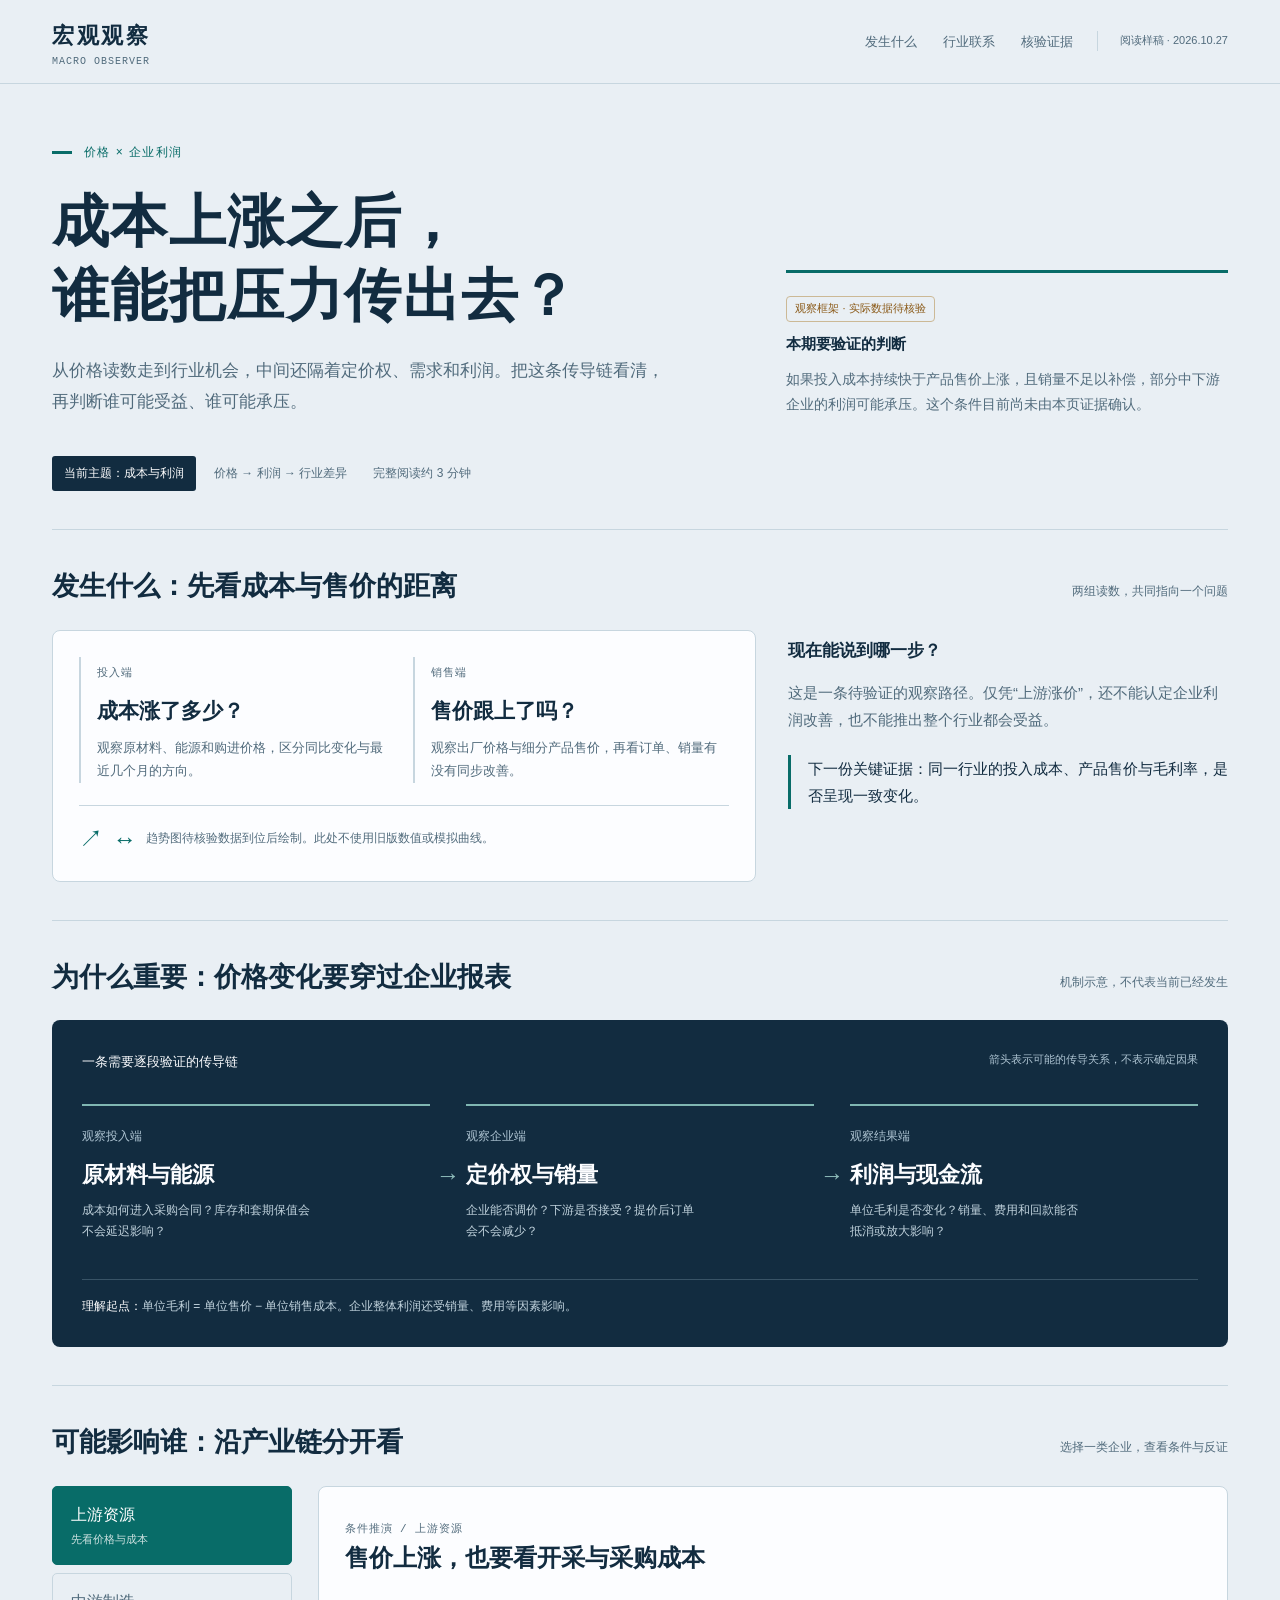
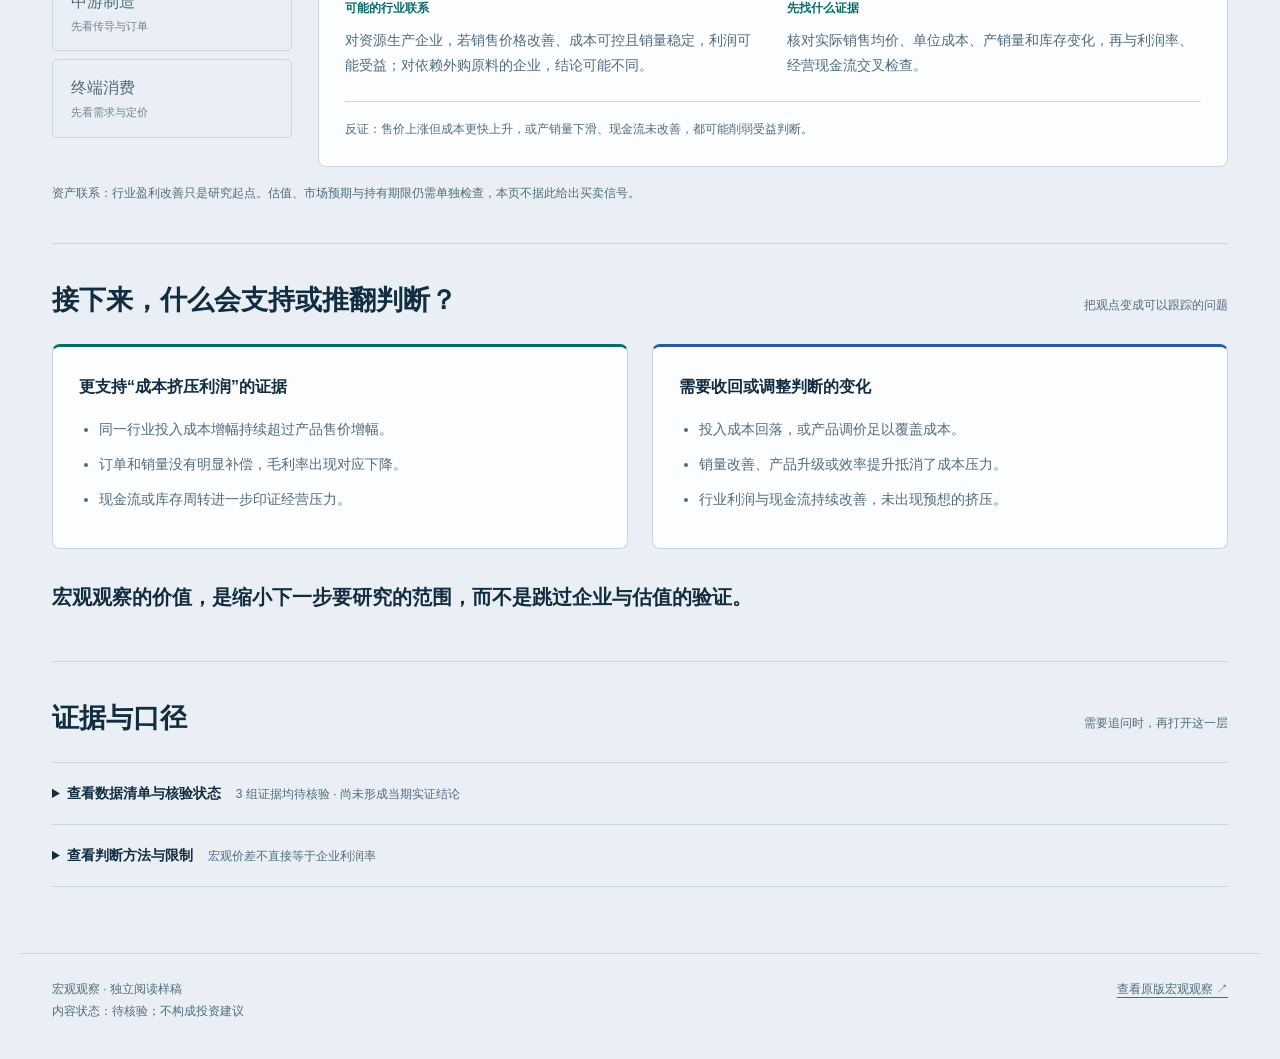
<file: reading-sample/index-framework-v1.html>
<!doctype html>
<html lang="zh-CN">
<head>
<meta charset="utf-8">
<meta name="viewport" content="width=device-width,initial-scale=1">
<meta name="color-scheme" content="light">
<title>宏观观察 · 成本与利润｜阅读样稿</title>
<style>
:root{--paper:#e9eff4;--white:#fcfdff;--ink:#122c40;--muted:#516b7c;--rule:#c7d6df;--teal:#086c68;--blue:#285da0;--amber:#8a5917;--soft:#deebe9;--body:"Microsoft YaHei","PingFang SC",sans-serif;--display:"Songti SC","SimSun",serif;--mono:Consolas,monospace}
*{box-sizing:border-box}html{scroll-padding-top:90px}body{margin:0;background:var(--paper);color:var(--ink);font:16px/1.8 var(--body)}a{color:inherit}button{font:inherit}h1,h2,h3,p{margin:0}button,a,summary{-webkit-tap-highlight-color:transparent}:focus-visible{outline:3px solid var(--blue);outline-offset:5px}button{cursor:pointer}.skip{position:absolute;top:-100px;background:white;padding:12px;z-index:10}.skip:focus{top:0}
.masthead{border-bottom:1px solid var(--rule);background:var(--paper);position:sticky;top:0;z-index:5}.masthead-inner{max-width:1240px;margin:auto;padding:16px 32px;display:flex;align-items:center;gap:24px}.brand{font-family:var(--display);font-size:22px;font-weight:bold;letter-spacing:.12em;text-decoration:none}.brand small{font:10px var(--mono);letter-spacing:.1em;display:block;color:var(--muted)}nav{display:flex;gap:26px;margin-left:auto;font-size:13px}nav a{text-decoration:none;color:var(--muted)}nav a:hover{color:var(--teal)}.edition{font-size:11px;border-left:1px solid var(--rule);padding-left:22px;color:var(--muted)}main{max-width:1240px;margin:auto;padding:0 32px}.hero{padding:58px 0 38px;display:grid;grid-template-columns:1.5fr 1fr;gap:72px;align-items:end}.eyebrow{font-size:12px;letter-spacing:.12em;color:var(--teal);margin-bottom:22px}.eyebrow:before{content:"";display:inline-block;background:var(--teal);width:20px;height:3px;vertical-align:middle;margin-right:12px}h1{font:600 clamp(34px,4.8vw,57px)/1.3 var(--display);letter-spacing:.025em}.lede{margin-top:23px;color:var(--muted);font-size:17px;max-width:36em}.hero-note{border-top:3px solid var(--teal);padding:20px 0 0}.hero-note h2{font-size:15px;margin-bottom:12px}.hero-note p{font-size:14px;color:var(--muted)}.status{display:inline-block;font-size:11px;color:var(--amber);border:1px solid #ccb996;border-radius:4px;padding:2px 8px;margin-bottom:12px}.theme-strip{display:flex;gap:10px;align-items:center;margin:0 0 38px;font-size:12px;color:var(--muted)}.theme-strip b{font-weight:normal;background:var(--ink);color:white;padding:7px 12px;border-radius:3px}.theme-strip span{padding:7px 8px}
.section{padding:38px 0;border-top:1px solid var(--rule)}.section-title{display:flex;align-items:baseline;justify-content:space-between;gap:20px;margin-bottom:24px}h2{font:600 27px/1.4 var(--display)}.caption{font-size:12px;color:var(--muted)}.split{display:grid;grid-template-columns:1.6fr 1fr;gap:32px}.panel{background:var(--white);border:1px solid var(--rule);border-radius:8px;padding:26px}.panel h3{font-size:16px}.panel p{font-size:14px;color:var(--muted);margin-top:9px}.mini-label{font:11px var(--mono);letter-spacing:.08em;color:var(--muted)}.facts{display:grid;grid-template-columns:1fr 1fr;gap:18px}.fact{border-left:2px solid var(--rule);padding-left:16px}.fact strong{display:block;font:600 21px var(--display);margin:11px 0}.fact p{font-size:13px;color:var(--muted)}.evidence-empty{display:flex;align-items:center;gap:14px;border-top:1px solid var(--rule);margin-top:22px;padding-top:17px;color:var(--muted);font-size:12px}.empty-symbol{font:24px var(--mono);color:var(--teal)}.question{padding:6px 0}.question h3{font-size:17px;margin-bottom:12px}.question p{color:var(--muted);font-size:15px}.question .bottom{border-left:3px solid var(--teal);padding-left:17px;margin-top:22px;color:var(--ink)}
.flow{background:var(--ink);color:var(--white);border-radius:8px;padding:30px}.flow figcaption{display:flex;justify-content:space-between;gap:20px;font-size:13px}.flow figcaption span{color:#afc5d3;font-size:11px}.flow-nodes{display:grid;grid-template-columns:1fr 36px 1fr 36px 1fr;align-items:center;margin:30px 0}.node{min-height:145px;border-top:2px solid #7fb6b2;padding-top:15px}.node small{color:#afc5d3;font-size:12px}.node h3{font:600 22px var(--display);margin:10px 0}.node p{font-size:12px;color:#c0d2dc;max-width:19em}.arrow{text-align:center;color:#8fbdbb;font:24px var(--mono)}.flow-foot{border-top:1px solid #385366;padding-top:16px;font-size:12px;color:#c0d2dc}.flow-foot b{color:white;font-weight:normal}figure{margin:0}.impact{display:grid;grid-template-columns:240px 1fr;gap:26px}.selector{display:flex;flex-direction:column;gap:8px}.selector button{text-align:left;border:1px solid var(--rule);border-radius:5px;background:transparent;padding:14px 18px;color:var(--muted)}.selector button[aria-pressed="true"]{background:var(--teal);border-color:var(--teal);color:white}.selector button small{display:block;font-size:11px;opacity:.8}.impact-card h3{font:600 24px var(--display)}.impact-grid{display:grid;grid-template-columns:1fr 1fr;gap:28px;margin-top:24px}.impact-grid h4{font-size:12px;color:var(--teal);margin:0 0 8px}.impact-grid p{font-size:14px;margin:0}.boundary{font-size:12px!important;border-top:1px solid var(--rule);padding-top:17px;margin-top:23px!important}.watch-grid{display:grid;grid-template-columns:1fr 1fr;gap:24px}.watch-grid h3{font-size:16px}.watch-grid ul{padding-left:20px;margin:15px 0 0;color:var(--muted);font-size:14px}.watch-grid li{margin-bottom:10px}.counter{border-top:3px solid var(--blue)}.support{border-top:3px solid var(--teal)}details{border-top:1px solid var(--rule);padding:18px 0}details:last-child{border-bottom:1px solid var(--rule)}summary{cursor:pointer;font-size:14px;font-weight:bold}summary span{font-weight:normal;font-size:12px;color:var(--muted);margin-left:15px}.evidence-grid{display:grid;grid-template-columns:repeat(3,1fr);gap:20px;margin-top:23px}.evidence-item{background:var(--white);padding:20px;border-radius:5px}.evidence-item h3{font-size:14px}.evidence-item dl{font-size:12px;margin-bottom:0}.evidence-item dt{color:var(--muted);margin-top:10px}.evidence-item dd{margin:0;overflow-wrap:anywhere}.method{max-width:850px;margin-top:15px;font-size:13px;color:var(--muted)}footer{max-width:1240px;margin:28px auto 0;padding:25px 32px 40px;border-top:1px solid var(--rule);display:flex;justify-content:space-between;gap:20px;font-size:12px;color:var(--muted)}footer a{text-underline-offset:4px}.closing{font:600 20px/1.6 var(--display);max-width:750px;margin:32px 0 10px}noscript p{padding:15px;border:1px solid var(--rule)}
@media(max-width:850px){.masthead-inner{padding:14px 20px}.edition{display:none}nav{gap:15px}main{padding:0 20px}.hero{gap:30px;padding-top:36px;grid-template-columns:1fr}.hero-note{max-width:620px}.split{grid-template-columns:1fr}.impact{grid-template-columns:1fr}.selector{flex-direction:row}.selector button{flex:1;padding:12px}.evidence-grid{grid-template-columns:1fr}.theme-strip{flex-wrap:wrap}.section-title{align-items:start}.flow{padding:23px}.node h3{font-size:19px}}
@media(max-width:560px){body{font-size:15px}nav a:first-child{display:none}nav{font-size:12px;gap:14px}.brand{font-size:19px}h1{font-size:36px}.hero{padding-top:30px;gap:26px}.lede{font-size:15px}.hero-note p{font-size:13px}.section{padding:28px 0}.section-title{display:block}.section-title .caption{display:block;margin-top:8px}h2{font-size:24px}.panel{padding:20px}.flow-nodes{grid-template-columns:1fr;margin:22px 0;gap:10px}.node{min-height:auto}.node p{max-width:none}.arrow{transform:rotate(90deg)}.flow figcaption{display:block}.flow figcaption span{display:block;margin-top:7px}.watch-grid,.impact-grid{grid-template-columns:1fr;gap:18px}.selector button{font-size:13px;padding:10px 8px}.selector button small{font-size:10px}.facts{gap:12px}.fact strong{font-size:18px}.theme-strip{gap:3px;font-size:11px}summary span{display:block;margin:7px 0 0}footer{padding:22px 20px;flex-direction:column}.closing{font-size:18px}}
@media(prefers-reduced-motion:reduce){*,*::before,*::after{scroll-behavior:auto!important;animation:none!important;transition:none!important}}
@media print{.masthead{position:static}nav,.selector,footer a{display:none}.hero{padding-top:20px}.section{break-inside:avoid}.flow{background:white;color:var(--ink);border:1px solid var(--rule)}.node p,.node small,.flow-foot,.flow-foot b,.flow figcaption span{color:var(--muted)}details{display:block}}
</style>
</head>
<body>
<a class="skip" href="#main">跳到观察正文</a>
<header class="masthead"><div class="masthead-inner"><a class="brand" href="#main">宏观观察<small>MACRO OBSERVER</small></a><nav aria-label="阅读导航"><a href="#signal">发生什么</a><a href="#impact">行业联系</a><a href="#evidence">核验证据</a></nav><span class="edition">阅读样稿 · 2026.10.27</span></div></header>
<main id="main">
<section class="hero" aria-labelledby="headline"><div><p class="eyebrow">价格 × 企业利润</p><h1 id="headline">成本上涨之后，<br>谁能把压力传出去？</h1><p class="lede">从价格读数走到行业机会，中间还隔着定价权、需求和利润。把这条传导链看清，再判断谁可能受益、谁可能承压。</p></div><aside class="hero-note"><span class="status">观察框架 · 实际数据待核验</span><h2>本期要验证的判断</h2><p>如果投入成本持续快于产品售价上涨，且销量不足以补偿，部分中下游企业的利润可能承压。这个条件目前尚未由本页证据确认。</p></aside></section>
<div class="theme-strip" aria-label="主题范围"><b>当前主题：成本与利润</b><span>价格 → 利润 → 行业差异</span><span>完整阅读约 3 分钟</span></div>

<section class="section" id="signal" aria-labelledby="signal-title"><div class="section-title"><h2 id="signal-title">发生什么：先看成本与售价的距离</h2><span class="caption">两组读数，共同指向一个问题</span></div><div class="split"><div class="panel"><div class="facts"><div class="fact"><span class="mini-label">投入端</span><strong>成本涨了多少？</strong><p>观察原材料、能源和购进价格，区分同比变化与最近几个月的方向。</p></div><div class="fact"><span class="mini-label">销售端</span><strong>售价跟上了吗？</strong><p>观察出厂价格与细分产品售价，再看订单、销量有没有同步改善。</p></div></div><div class="evidence-empty"><span class="empty-symbol" aria-hidden="true">↗ ↔</span><span>趋势图待核验数据到位后绘制。此处不使用旧版数值或模拟曲线。</span></div></div><div class="question"><h3>现在能说到哪一步？</h3><p>这是一条待验证的观察路径。仅凭“上游涨价”，还不能认定企业利润改善，也不能推出整个行业都会受益。</p><p class="bottom">下一份关键证据：同一行业的投入成本、产品售价与毛利率，是否呈现一致变化。</p></div></div></section>

<section class="section" id="mechanism" aria-labelledby="mechanism-title"><div class="section-title"><h2 id="mechanism-title">为什么重要：价格变化要穿过企业报表</h2><span class="caption">机制示意，不代表当前已经发生</span></div><figure class="flow"><figcaption>一条需要逐段验证的传导链<span>箭头表示可能的传导关系，不表示确定因果</span></figcaption><div class="flow-nodes"><div class="node"><small>观察投入端</small><h3>原材料与能源</h3><p>成本如何进入采购合同？库存和套期保值会不会延迟影响？</p></div><div class="arrow" aria-hidden="true">→</div><div class="node"><small>观察企业端</small><h3>定价权与销量</h3><p>企业能否调价？下游是否接受？提价后订单会不会减少？</p></div><div class="arrow" aria-hidden="true">→</div><div class="node"><small>观察结果端</small><h3>利润与现金流</h3><p>单位毛利是否变化？销量、费用和回款能否抵消或放大影响？</p></div></div><p class="flow-foot"><b>理解起点：</b>单位毛利 = 单位售价 − 单位销售成本。企业整体利润还受销量、费用等因素影响。</p></figure></section>

<section class="section" id="impact" aria-labelledby="impact-title"><div class="section-title"><h2 id="impact-title">可能影响谁：沿产业链分开看</h2><span class="caption">选择一类企业，查看条件与反证</span></div><div class="impact"><div class="selector" role="group" aria-label="企业类型"><button type="button" data-sector="upstream" aria-pressed="true">上游资源<small>先看价格与成本</small></button><button type="button" data-sector="manufacturing" aria-pressed="false">中游制造<small>先看传导与订单</small></button><button type="button" data-sector="consumer" aria-pressed="false">终端消费<small>先看需求与定价</small></button></div><article class="panel impact-card" aria-live="polite" aria-atomic="true"><span class="mini-label" id="sector-label">条件推演 / 上游资源</span><h3 id="sector-title">售价上涨，也要看开采与采购成本</h3><div class="impact-grid"><div><h4>可能的行业联系</h4><p id="sector-link">对资源生产企业，若销售价格改善、成本可控且销量稳定，利润可能受益；对依赖外购原料的企业，结论可能不同。</p></div><div><h4>先找什么证据</h4><p id="sector-proof">核对实际销售均价、单位成本、产销量和库存变化，再与利润率、经营现金流交叉检查。</p></div></div><p class="boundary" id="sector-counter">反证：售价上涨但成本更快上升，或产销量下滑、现金流未改善，都可能削弱受益判断。</p></article></div><noscript><p>行业切换需要 JavaScript。上游资源分析已完整显示；其他行业内容可在开启脚本后查看。</p></noscript><p class="caption" style="margin-top:16px">资产联系：行业盈利改善只是研究起点。估值、市场预期与持有期限仍需单独检查，本页不据此给出买卖信号。</p></section>

<section class="section" id="watch" aria-labelledby="watch-title"><div class="section-title"><h2 id="watch-title">接下来，什么会支持或推翻判断？</h2><span class="caption">把观点变成可以跟踪的问题</span></div><div class="watch-grid"><article class="panel support"><h3>更支持“成本挤压利润”的证据</h3><ul><li>同一行业投入成本增幅持续超过产品售价增幅。</li><li>订单和销量没有明显补偿，毛利率出现对应下降。</li><li>现金流或库存周转进一步印证经营压力。</li></ul></article><article class="panel counter"><h3>需要收回或调整判断的变化</h3><ul><li>投入成本回落，或产品调价足以覆盖成本。</li><li>销量改善、产品升级或效率提升抵消了成本压力。</li><li>行业利润与现金流持续改善，未出现预想的挤压。</li></ul></article></div><p class="closing">宏观观察的价值，是缩小下一步要研究的范围，而不是跳过企业与估值的验证。</p></section>

<section class="section" id="evidence" aria-labelledby="evidence-title"><div class="section-title"><h2 id="evidence-title">证据与口径</h2><span class="caption">需要追问时，再打开这一层</span></div><details><summary>查看数据清单与核验状态<span>3 组证据均待核验 · 尚未形成当期实证结论</span></summary><div class="evidence-grid"><article class="evidence-item"><h3>价格端：投入与产出</h3><dl><dt>拟核验来源</dt><dd>统计部门原始发布、行业价格资料</dd><dt>统计期 / 发布日期</dt><dd>待填 / 待填</dd><dt>原始链接 / 单位与口径</dt><dd>待填；需区分同比、环比及行业范围</dd><dt>核验状态</dt><dd>未核验，未绘制实测趋势图</dd></dl></article><article class="evidence-item"><h3>需求端：订单与销量</h3><dl><dt>拟核验来源</dt><dd>统计部门、行业协会或公司披露</dd><dt>统计期 / 发布日期</dt><dd>待填 / 待填</dd><dt>原始链接 / 可比性</dt><dd>待填；与价格端匹配行业和时间范围</dd><dt>核验状态</dt><dd>未核验，不推断需求强弱</dd></dl></article><article class="evidence-item"><h3>结果端：利润与现金流</h3><dl><dt>拟核验来源</dt><dd>行业利润统计、公司财务报告</dd><dt>统计期 / 发布日期</dt><dd>待填 / 待填</dd><dt>原始链接 / 样本范围</dt><dd>待填；注明行业统计或企业样本</dd><dt>核验状态</dt><dd>未核验，不推断当期受益行业</dd></dl></article></div></details><details><summary>查看判断方法与限制<span>宏观价差不直接等于企业利润率</span></summary><p class="method">PPI、CPI 或购进价格指数的覆盖范围与权重不同，二者之差不能直接当作企业毛利率。需要同一行业的成本、售价、销量和利润证据来判断传导。图中的箭头仅解释机制，不使用虚构数值，也不把主观判断画成精确评分。发布后还应区分数据修订、统计口径变化与真实经济变化。</p></details></section>
</main>
<footer><span>宏观观察 · 独立阅读样稿<br>内容状态：待核验；不构成投资建议</span><a href="../index.html">查看原版宏观观察 ↗</a></footer>
<script>
'use strict';
const sectors={
upstream:{label:'上游资源',title:'售价上涨，也要看开采与采购成本',link:'对资源生产企业，若销售价格改善、成本可控且销量稳定，利润可能受益；对依赖外购原料的企业，结论可能不同。',proof:'核对实际销售均价、单位成本、产销量和库存变化，再与利润率、经营现金流交叉检查。',counter:'售价上涨但成本更快上升，或产销量下滑、现金流未改善，都可能削弱受益判断。'},
manufacturing:{label:'中游制造',title:'订单能否支持提价，是传导的关键',link:'原材料占比较高、产品议价能力较弱的制造企业，可能更容易承压；有长协、库存缓冲或产品优势的企业，影响节奏可能不同。',proof:'核对原料成本占比、合同调价条款、产品售价、订单和交付量，并关注库存形成的时间差。',counter:'产品提价、销量增长或效率提升覆盖成本增量，且毛利率保持稳定，会削弱利润挤压判断。'},
consumer:{label:'终端消费',title:'能否提价，要回到消费者是否买单',link:'品牌和渠道能力可能帮助企业传导成本，但提价也可能损失销量。需要区分必需品、可选消费以及不同价格带。',proof:'核对同类产品实际成交价、促销力度、销量与毛利率，避免把产品结构变化误读为普遍提价。',counter:'促销加深、销量下滑或回款变慢，会削弱定价权判断；成本回落则可能缓解压力。'}
};
document.querySelectorAll('[data-sector]').forEach(button=>button.addEventListener('click',()=>{
const item=sectors[button.dataset.sector];
document.querySelectorAll('[data-sector]').forEach(other=>other.setAttribute('aria-pressed',String(other===button)));
document.getElementById('sector-label').textContent='条件推演 / '+item.label;
document.getElementById('sector-title').textContent=item.title;
document.getElementById('sector-link').textContent=item.link;
document.getElementById('sector-proof').textContent=item.proof;
document.getElementById('sector-counter').textContent='反证：'+item.counter;
}));
</script>
</body>
</html>
</file>
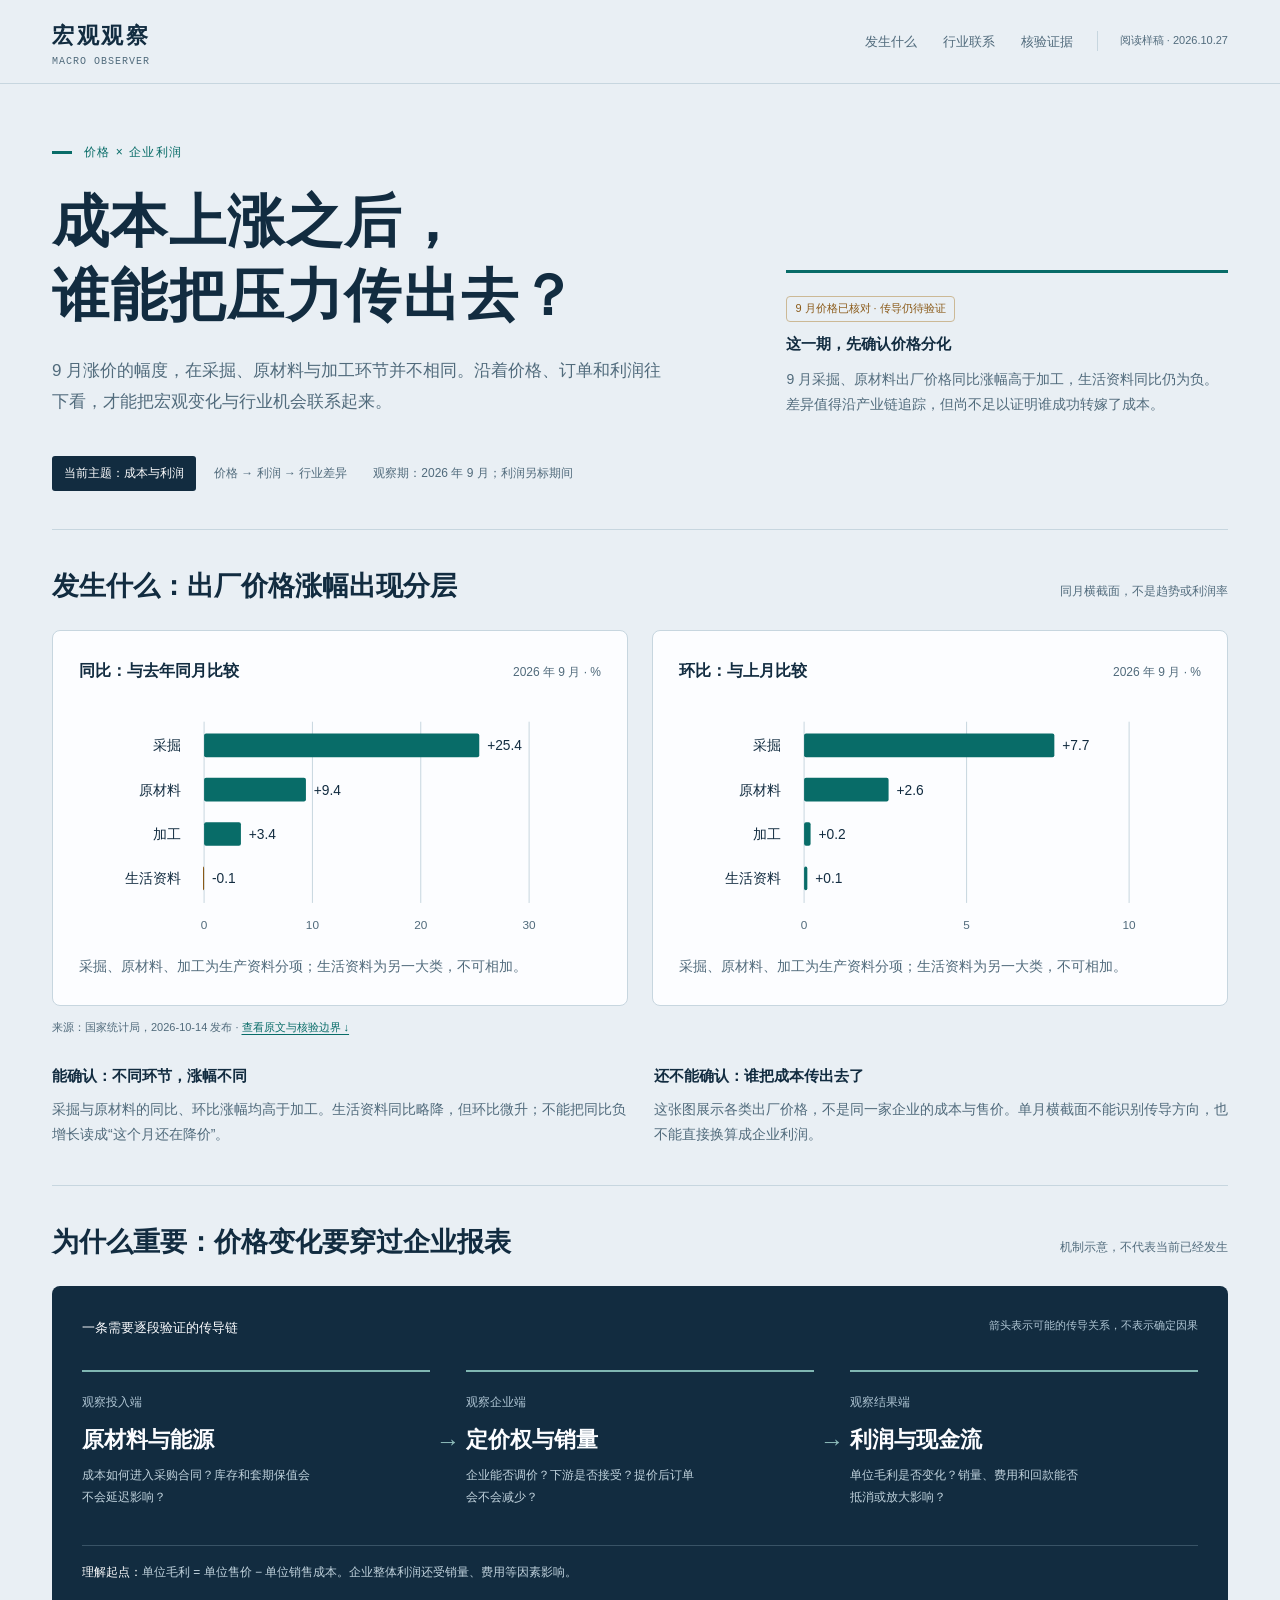
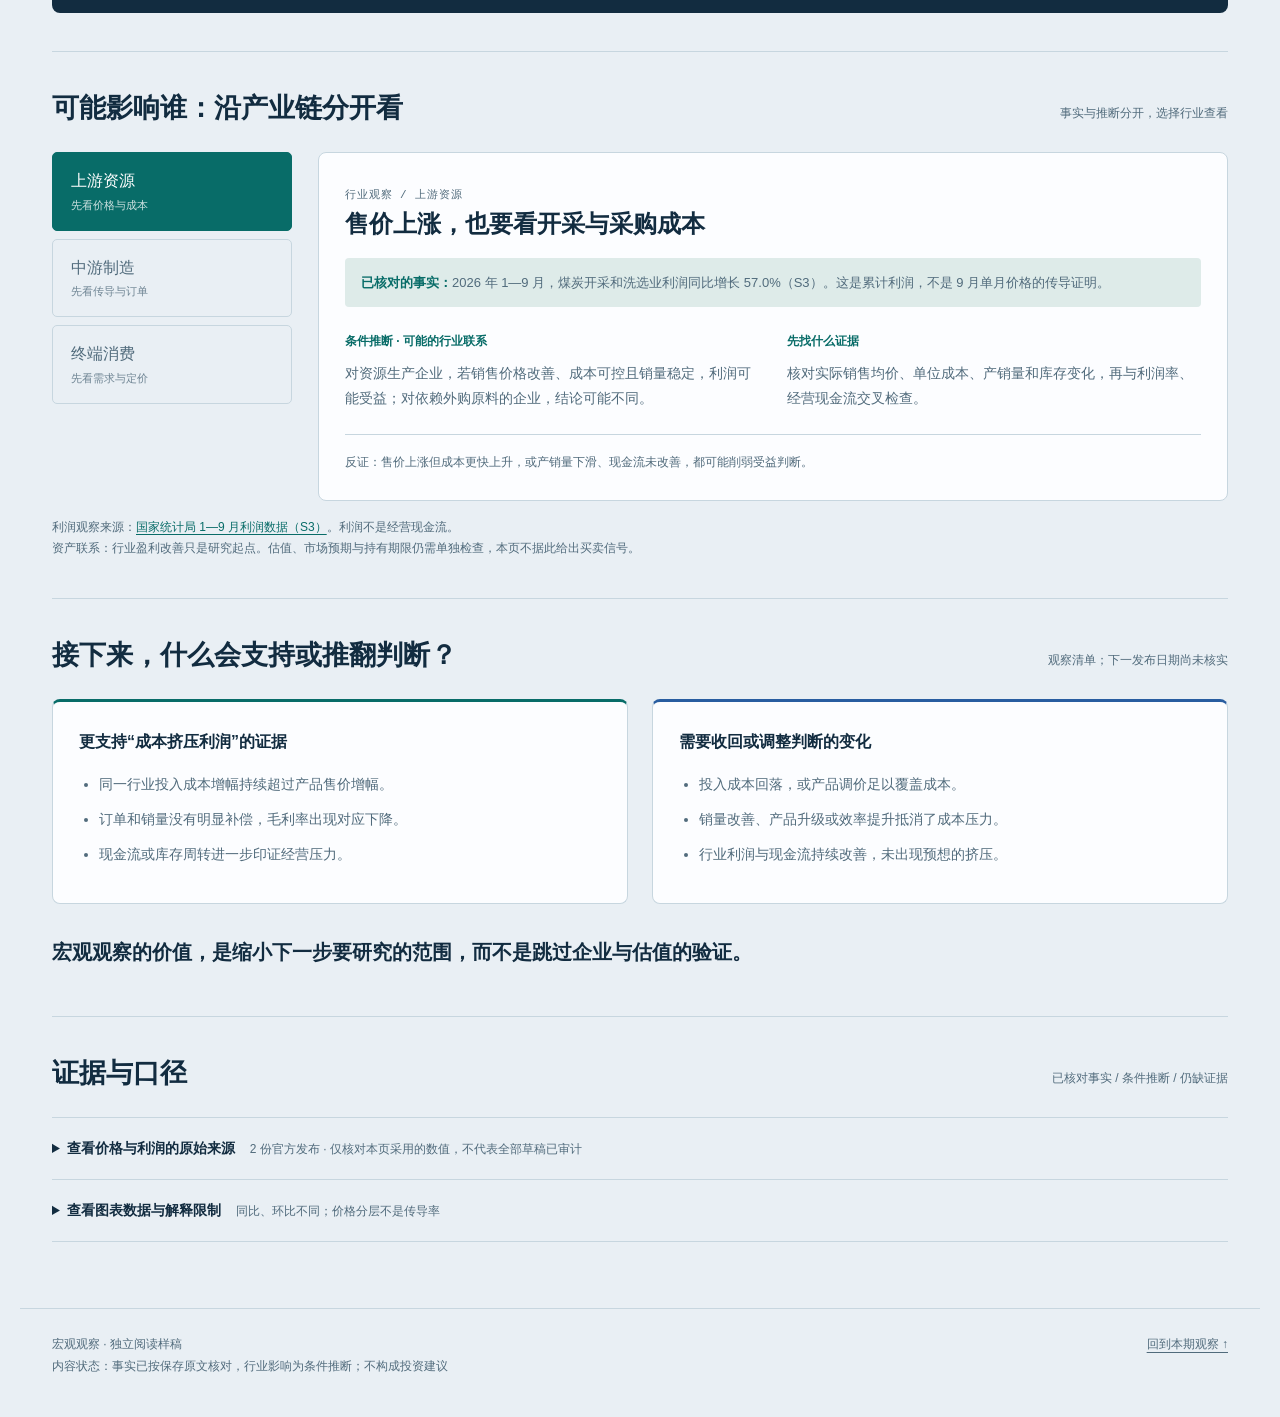
<file: reading-sample/index-observation-v2.html>
<!doctype html>
<html lang="zh-CN">
<head>
<meta charset="utf-8">
<meta name="viewport" content="width=device-width,initial-scale=1">
<meta name="color-scheme" content="light">
<title>宏观观察 · 成本与利润｜阅读样稿</title>
<style>
:root{--paper:#e9eff4;--white:#fcfdff;--ink:#122c40;--muted:#516b7c;--rule:#c7d6df;--teal:#086c68;--blue:#285da0;--amber:#8a5917;--soft:#deebe9;--body:"Microsoft YaHei","PingFang SC",sans-serif;--display:"Songti SC","SimSun",serif;--mono:Consolas,monospace}
*{box-sizing:border-box}html{scroll-padding-top:90px}body{margin:0;background:var(--paper);color:var(--ink);font:16px/1.8 var(--body)}a{color:inherit}button{font:inherit}h1,h2,h3,p{margin:0}button,a,summary{-webkit-tap-highlight-color:transparent}:focus-visible{outline:3px solid var(--blue);outline-offset:5px}button{cursor:pointer}.skip{position:absolute;top:-100px;background:white;padding:12px;z-index:10}.skip:focus{top:0}
.masthead{border-bottom:1px solid var(--rule);background:var(--paper);position:sticky;top:0;z-index:5}.masthead-inner{max-width:1240px;margin:auto;padding:16px 32px;display:flex;align-items:center;gap:24px}.brand{font-family:var(--display);font-size:22px;font-weight:bold;letter-spacing:.12em;text-decoration:none}.brand small{font:10px var(--mono);letter-spacing:.1em;display:block;color:var(--muted)}nav{display:flex;gap:26px;margin-left:auto;font-size:13px}nav a{text-decoration:none;color:var(--muted)}nav a:hover{color:var(--teal)}.edition{font-size:11px;border-left:1px solid var(--rule);padding-left:22px;color:var(--muted)}main{max-width:1240px;margin:auto;padding:0 32px}.hero{padding:58px 0 38px;display:grid;grid-template-columns:1.5fr 1fr;gap:72px;align-items:end}.eyebrow{font-size:12px;letter-spacing:.12em;color:var(--teal);margin-bottom:22px}.eyebrow:before{content:"";display:inline-block;background:var(--teal);width:20px;height:3px;vertical-align:middle;margin-right:12px}h1{font:600 clamp(34px,4.8vw,57px)/1.3 var(--display);letter-spacing:.025em}.lede{margin-top:23px;color:var(--muted);font-size:17px;max-width:36em}.hero-note{border-top:3px solid var(--teal);padding:20px 0 0}.hero-note h2{font-size:15px;margin-bottom:12px}.hero-note p{font-size:14px;color:var(--muted)}.status{display:inline-block;font-size:11px;color:var(--amber);border:1px solid #ccb996;border-radius:4px;padding:2px 8px;margin-bottom:12px}.theme-strip{display:flex;gap:10px;align-items:center;margin:0 0 38px;font-size:12px;color:var(--muted)}.theme-strip b{font-weight:normal;background:var(--ink);color:white;padding:7px 12px;border-radius:3px}.theme-strip span{padding:7px 8px}
.section{padding:38px 0;border-top:1px solid var(--rule)}.section-title{display:flex;align-items:baseline;justify-content:space-between;gap:20px;margin-bottom:24px}h2{font:600 27px/1.4 var(--display)}.caption{font-size:12px;color:var(--muted)}.split{display:grid;grid-template-columns:1.6fr 1fr;gap:32px}.panel{background:var(--white);border:1px solid var(--rule);border-radius:8px;padding:26px}.panel h3{font-size:16px}.panel p{font-size:14px;color:var(--muted);margin-top:9px}.mini-label{font:11px var(--mono);letter-spacing:.08em;color:var(--muted)}.facts{display:grid;grid-template-columns:1fr 1fr;gap:18px}.fact{border-left:2px solid var(--rule);padding-left:16px}.fact strong{display:block;font:600 21px var(--display);margin:11px 0}.fact p{font-size:13px;color:var(--muted)}.evidence-empty{display:flex;align-items:center;gap:14px;border-top:1px solid var(--rule);margin-top:22px;padding-top:17px;color:var(--muted);font-size:12px}.empty-symbol{font:24px var(--mono);color:var(--teal)}.question{padding:6px 0}.question h3{font-size:17px;margin-bottom:12px}.question p{color:var(--muted);font-size:15px}.question .bottom{border-left:3px solid var(--teal);padding-left:17px;margin-top:22px;color:var(--ink)}
.flow{background:var(--ink);color:var(--white);border-radius:8px;padding:30px}.flow figcaption{display:flex;justify-content:space-between;gap:20px;font-size:13px}.flow figcaption span{color:#afc5d3;font-size:11px}.flow-nodes{display:grid;grid-template-columns:1fr 36px 1fr 36px 1fr;align-items:center;margin:30px 0}.node{min-height:145px;border-top:2px solid #7fb6b2;padding-top:15px}.node small{color:#afc5d3;font-size:12px}.node h3{font:600 22px var(--display);margin:10px 0}.node p{font-size:12px;color:#c0d2dc;max-width:19em}.arrow{text-align:center;color:#8fbdbb;font:24px var(--mono)}.flow-foot{border-top:1px solid #385366;padding-top:16px;font-size:12px;color:#c0d2dc}.flow-foot b{color:white;font-weight:normal}figure{margin:0}.impact{display:grid;grid-template-columns:240px 1fr;gap:26px}.selector{display:flex;flex-direction:column;gap:8px}.selector button{text-align:left;border:1px solid var(--rule);border-radius:5px;background:transparent;padding:14px 18px;color:var(--muted)}.selector button[aria-pressed="true"]{background:var(--teal);border-color:var(--teal);color:white}.selector button small{display:block;font-size:11px;opacity:.8}.impact-card h3{font:600 24px var(--display)}.impact-grid{display:grid;grid-template-columns:1fr 1fr;gap:28px;margin-top:24px}.impact-grid h4{font-size:12px;color:var(--teal);margin:0 0 8px}.impact-grid p{font-size:14px;margin:0}.boundary{font-size:12px!important;border-top:1px solid var(--rule);padding-top:17px;margin-top:23px!important}.watch-grid{display:grid;grid-template-columns:1fr 1fr;gap:24px}.watch-grid h3{font-size:16px}.watch-grid ul{padding-left:20px;margin:15px 0 0;color:var(--muted);font-size:14px}.watch-grid li{margin-bottom:10px}.counter{border-top:3px solid var(--blue)}.support{border-top:3px solid var(--teal)}details{border-top:1px solid var(--rule);padding:18px 0}details:last-child{border-bottom:1px solid var(--rule)}summary{cursor:pointer;font-size:14px;font-weight:bold}summary span{font-weight:normal;font-size:12px;color:var(--muted);margin-left:15px}.evidence-grid{display:grid;grid-template-columns:repeat(3,1fr);gap:20px;margin-top:23px}.evidence-item{background:var(--white);padding:20px;border-radius:5px}.evidence-item h3{font-size:14px}.evidence-item dl{font-size:12px;margin-bottom:0}.evidence-item dt{color:var(--muted);margin-top:10px}.evidence-item dd{margin:0;overflow-wrap:anywhere}.method{max-width:850px;margin-top:15px;font-size:13px;color:var(--muted)}footer{max-width:1240px;margin:28px auto 0;padding:25px 32px 40px;border-top:1px solid var(--rule);display:flex;justify-content:space-between;gap:20px;font-size:12px;color:var(--muted)}footer a{text-underline-offset:4px}.closing{font:600 20px/1.6 var(--display);max-width:750px;margin:32px 0 10px}noscript p{padding:15px;border:1px solid var(--rule)}
@media(max-width:850px){.masthead-inner{padding:14px 20px}.edition{display:none}nav{gap:15px}main{padding:0 20px}.hero{gap:30px;padding-top:36px;grid-template-columns:1fr}.hero-note{max-width:620px}.split{grid-template-columns:1fr}.impact{grid-template-columns:1fr}.selector{flex-direction:row}.selector button{flex:1;padding:12px}.evidence-grid{grid-template-columns:1fr}.theme-strip{flex-wrap:wrap}.section-title{align-items:start}.flow{padding:23px}.node h3{font-size:19px}}
@media(max-width:560px){body{font-size:15px}nav a:first-child{display:none}nav{font-size:12px;gap:14px}.brand{font-size:19px}h1{font-size:36px}.hero{padding-top:30px;gap:26px}.lede{font-size:15px}.hero-note p{font-size:13px}.section{padding:28px 0}.section-title{display:block}.section-title .caption{display:block;margin-top:8px}h2{font-size:24px}.panel{padding:20px}.flow-nodes{grid-template-columns:1fr;margin:22px 0;gap:10px}.node{min-height:auto}.node p{max-width:none}.arrow{transform:rotate(90deg)}.flow figcaption{display:block}.flow figcaption span{display:block;margin-top:7px}.watch-grid,.impact-grid{grid-template-columns:1fr;gap:18px}.selector button{font-size:13px;padding:10px 8px}.selector button small{font-size:10px}.facts{gap:12px}.fact strong{font-size:18px}.theme-strip{gap:3px;font-size:11px}summary span{display:block;margin:7px 0 0}footer{padding:22px 20px;flex-direction:column}.closing{font-size:18px}}
@media(prefers-reduced-motion:reduce){*,*::before,*::after{scroll-behavior:auto!important;animation:none!important;transition:none!important}}
@media print{.masthead{position:static}nav,.selector,footer a{display:none}.hero{padding-top:20px}.section{break-inside:avoid}.flow{background:white;color:var(--ink);border:1px solid var(--rule)}.node p,.node small,.flow-foot,.flow-foot b,.flow figcaption span{color:var(--muted)}details{display:block}}

.chart-grid{display:grid;grid-template-columns:1fr 1fr;gap:24px}.price-chart{width:100%;height:auto;display:block;margin:18px 0 8px}.chart-title{display:flex;justify-content:space-between;gap:15px;align-items:baseline}.chart-title span{font-size:12px;color:var(--muted)}.chart-notes{font-size:12px;color:var(--muted);margin-top:17px}.reading-note{display:grid;grid-template-columns:1fr 1fr;gap:28px;margin-top:24px}.reading-note h3{font-size:15px;margin-bottom:8px}.reading-note p{font-size:14px;color:var(--muted)}.fact-note{background:var(--soft);padding:13px 16px;border-radius:4px;margin-top:18px!important;font-size:13px!important}.fact-note b{color:var(--teal)}.source-link{color:var(--teal);text-underline-offset:3px}.chart-source{font-size:11px;color:var(--muted);margin-top:12px}.data-table{width:100%;border-collapse:collapse;font-size:12px;margin-top:16px}.data-table th,.data-table td{padding:7px 8px;text-align:left;border-bottom:1px solid var(--rule)}@media(max-width:750px){.chart-grid,.reading-note{grid-template-columns:1fr}.chart-grid{gap:16px}}
</style>
</head>
<body>
<a class="skip" href="#main">跳到观察正文</a>
<header class="masthead"><div class="masthead-inner"><a class="brand" href="#main">宏观观察<small>MACRO OBSERVER</small></a><nav aria-label="阅读导航"><a href="#signal">发生什么</a><a href="#impact">行业联系</a><a href="#evidence">核验证据</a></nav><span class="edition">阅读样稿 · 2026.10.27</span></div></header>
<main id="main">
<section class="hero" aria-labelledby="headline"><div><p class="eyebrow">价格 × 企业利润</p><h1 id="headline">成本上涨之后，<br>谁能把压力传出去？</h1><p class="lede">9 月涨价的幅度，在采掘、原材料与加工环节并不相同。沿着价格、订单和利润往下看，才能把宏观变化与行业机会联系起来。</p></div><aside class="hero-note"><span class="status">9 月价格已核对 · 传导仍待验证</span><h2>这一期，先确认价格分化</h2><p>9 月采掘、原材料出厂价格同比涨幅高于加工，生活资料同比仍为负。差异值得沿产业链追踪，但尚不足以证明谁成功转嫁了成本。</p></aside></section>
<div class="theme-strip" aria-label="主题范围"><b>当前主题：成本与利润</b><span>价格 → 利润 → 行业差异</span><span>观察期：2026 年 9 月；利润另标期间</span></div>

<section class="section" id="signal" aria-labelledby="signal-title"><div class="section-title"><h2 id="signal-title">发生什么：出厂价格涨幅出现分层</h2><span class="caption">同月横截面，不是趋势或利润率</span></div><div class="chart-grid"><figure class="panel"><figcaption class="chart-title"><h3>同比：与去年同月比较</h3><span>2026 年 9 月 · %</span></figcaption><svg class="price-chart" viewBox="0 0 530 245" role="img" aria-labelledby="price-yoy-title price-yoy-desc"><title id="price-yoy-title">9 月工业出厂价格同比涨跌幅</title><desc id="price-yoy-desc">采掘 +25.4%；原材料 +9.4%；加工 +3.4%；生活资料（整体） -0.1%</desc><line x1="127" x2="127" y1="18" y2="202" stroke="var(--rule)"/><text x="127" y="228" text-anchor="middle" fill="var(--muted)" font-size="12">0</text><line x1="237" x2="237" y1="18" y2="202" stroke="var(--rule)"/><text x="237" y="228" text-anchor="middle" fill="var(--muted)" font-size="12">10</text><line x1="347" x2="347" y1="18" y2="202" stroke="var(--rule)"/><text x="347" y="228" text-anchor="middle" fill="var(--muted)" font-size="12">20</text><line x1="457" x2="457" y1="18" y2="202" stroke="var(--rule)"/><text x="457" y="228" text-anchor="middle" fill="var(--muted)" font-size="12">30</text><g data-series="yoy" data-label="采掘" data-value="25.4"><text x="104" y="47" text-anchor="end" fill="var(--ink)" font-size="14">采掘</text><rect x="127" y="30" width="279.4" height="24" rx="2" fill="var(--teal)"/><text x="414.4" y="47" fill="var(--ink)" font-size="14">+25.4</text></g><g data-series="yoy" data-label="原材料" data-value="9.4"><text x="104" y="92" text-anchor="end" fill="var(--ink)" font-size="14">原材料</text><rect x="127" y="75" width="103.4" height="24" rx="2" fill="var(--teal)"/><text x="238.4" y="92" fill="var(--ink)" font-size="14">+9.4</text></g><g data-series="yoy" data-label="加工" data-value="3.4"><text x="104" y="137" text-anchor="end" fill="var(--ink)" font-size="14">加工</text><rect x="127" y="120" width="37.4" height="24" rx="2" fill="var(--teal)"/><text x="172.4" y="137" fill="var(--ink)" font-size="14">+3.4</text></g><g data-series="yoy" data-label="生活资料（整体）" data-value="-0.1"><text x="104" y="182" text-anchor="end" fill="var(--ink)" font-size="14">生活资料</text><rect x="125.9" y="165" width="1.1" height="24" rx="2" fill="var(--amber)"/><text x="135" y="182" fill="var(--ink)" font-size="14">-0.1</text></g></svg><p class="caption">采掘、原材料、加工为生产资料分项；生活资料为另一大类，不可相加。</p></figure><figure class="panel"><figcaption class="chart-title"><h3>环比：与上月比较</h3><span>2026 年 9 月 · %</span></figcaption><svg class="price-chart" viewBox="0 0 530 245" role="img" aria-labelledby="price-mom-title price-mom-desc"><title id="price-mom-title">9 月工业出厂价格环比涨跌幅</title><desc id="price-mom-desc">采掘 +7.7%；原材料 +2.6%；加工 +0.2%；生活资料（整体） +0.1%</desc><line x1="127" x2="127" y1="18" y2="202" stroke="var(--rule)"/><text x="127" y="228" text-anchor="middle" fill="var(--muted)" font-size="12">0</text><line x1="292" x2="292" y1="18" y2="202" stroke="var(--rule)"/><text x="292" y="228" text-anchor="middle" fill="var(--muted)" font-size="12">5</text><line x1="457" x2="457" y1="18" y2="202" stroke="var(--rule)"/><text x="457" y="228" text-anchor="middle" fill="var(--muted)" font-size="12">10</text><g data-series="mom" data-label="采掘" data-value="7.7"><text x="104" y="47" text-anchor="end" fill="var(--ink)" font-size="14">采掘</text><rect x="127" y="30" width="254.1" height="24" rx="2" fill="var(--teal)"/><text x="389.1" y="47" fill="var(--ink)" font-size="14">+7.7</text></g><g data-series="mom" data-label="原材料" data-value="2.6"><text x="104" y="92" text-anchor="end" fill="var(--ink)" font-size="14">原材料</text><rect x="127" y="75" width="85.8" height="24" rx="2" fill="var(--teal)"/><text x="220.8" y="92" fill="var(--ink)" font-size="14">+2.6</text></g><g data-series="mom" data-label="加工" data-value="0.2"><text x="104" y="137" text-anchor="end" fill="var(--ink)" font-size="14">加工</text><rect x="127" y="120" width="6.6" height="24" rx="2" fill="var(--teal)"/><text x="141.6" y="137" fill="var(--ink)" font-size="14">+0.2</text></g><g data-series="mom" data-label="生活资料（整体）" data-value="0.1"><text x="104" y="182" text-anchor="end" fill="var(--ink)" font-size="14">生活资料</text><rect x="127" y="165" width="3.3" height="24" rx="2" fill="var(--teal)"/><text x="138.3" y="182" fill="var(--ink)" font-size="14">+0.1</text></g></svg><p class="caption">采掘、原材料、加工为生产资料分项；生活资料为另一大类，不可相加。</p></figure></div><p class="chart-source">来源：国家统计局，2026-10-14 发布 · <a class="source-link" href="#source-s1">查看原文与核验边界 ↓</a></p><div class="reading-note"><div><h3>能确认：不同环节，涨幅不同</h3><p>采掘与原材料的同比、环比涨幅均高于加工。生活资料同比略降，但环比微升；不能把同比负增长读成“这个月还在降价”。</p></div><div><h3>还不能确认：谁把成本传出去了</h3><p>这张图展示各类出厂价格，不是同一家企业的成本与售价。单月横截面不能识别传导方向，也不能直接换算成企业利润。</p></div></div></section>

<section class="section" id="mechanism" aria-labelledby="mechanism-title"><div class="section-title"><h2 id="mechanism-title">为什么重要：价格变化要穿过企业报表</h2><span class="caption">机制示意，不代表当前已经发生</span></div><figure class="flow"><figcaption>一条需要逐段验证的传导链<span>箭头表示可能的传导关系，不表示确定因果</span></figcaption><div class="flow-nodes"><div class="node"><small>观察投入端</small><h3>原材料与能源</h3><p>成本如何进入采购合同？库存和套期保值会不会延迟影响？</p></div><div class="arrow" aria-hidden="true">→</div><div class="node"><small>观察企业端</small><h3>定价权与销量</h3><p>企业能否调价？下游是否接受？提价后订单会不会减少？</p></div><div class="arrow" aria-hidden="true">→</div><div class="node"><small>观察结果端</small><h3>利润与现金流</h3><p>单位毛利是否变化？销量、费用和回款能否抵消或放大影响？</p></div></div><p class="flow-foot"><b>理解起点：</b>单位毛利 = 单位售价 − 单位销售成本。企业整体利润还受销量、费用等因素影响。</p></figure></section>

<section class="section" id="impact" aria-labelledby="impact-title"><div class="section-title"><h2 id="impact-title">可能影响谁：沿产业链分开看</h2><span class="caption">事实与推断分开，选择行业查看</span></div><div class="impact"><div class="selector" role="group" aria-label="企业类型"><button type="button" data-sector="upstream" aria-pressed="true">上游资源<small>先看价格与成本</small></button><button type="button" data-sector="manufacturing" aria-pressed="false">中游制造<small>先看传导与订单</small></button><button type="button" data-sector="consumer" aria-pressed="false">终端消费<small>先看需求与定价</small></button></div><article class="panel impact-card" aria-live="polite" aria-atomic="true"><span class="mini-label" id="sector-label">行业观察 / 上游资源</span><h3 id="sector-title">售价上涨，也要看开采与采购成本</h3><p class="fact-note" id="sector-fact"><b>已核对的事实：</b>2026 年 1—9 月，煤炭开采和洗选业利润同比增长 57.0%（S3）。这是累计利润，不是 9 月单月价格的传导证明。</p><div class="impact-grid"><div><h4>条件推断 · 可能的行业联系</h4><p id="sector-link">对资源生产企业，若销售价格改善、成本可控且销量稳定，利润可能受益；对依赖外购原料的企业，结论可能不同。</p></div><div><h4>先找什么证据</h4><p id="sector-proof">核对实际销售均价、单位成本、产销量和库存变化，再与利润率、经营现金流交叉检查。</p></div></div><p class="boundary" id="sector-counter">反证：售价上涨但成本更快上升，或产销量下滑、现金流未改善，都可能削弱受益判断。</p></article></div><noscript><p>行业切换需要 JavaScript。上游资源分析已完整显示；其他行业内容可在开启脚本后查看。</p></noscript><p class="caption" style="margin-top:16px">利润观察来源：<a class="source-link" href="#source-s3">国家统计局 1—9 月利润数据（S3）</a>。利润不是经营现金流。<br>资产联系：行业盈利改善只是研究起点。估值、市场预期与持有期限仍需单独检查，本页不据此给出买卖信号。</p></section>

<section class="section" id="watch" aria-labelledby="watch-title"><div class="section-title"><h2 id="watch-title">接下来，什么会支持或推翻判断？</h2><span class="caption">观察清单；下一发布日期尚未核实</span></div><div class="watch-grid"><article class="panel support"><h3>更支持“成本挤压利润”的证据</h3><ul><li>同一行业投入成本增幅持续超过产品售价增幅。</li><li>订单和销量没有明显补偿，毛利率出现对应下降。</li><li>现金流或库存周转进一步印证经营压力。</li></ul></article><article class="panel counter"><h3>需要收回或调整判断的变化</h3><ul><li>投入成本回落，或产品调价足以覆盖成本。</li><li>销量改善、产品升级或效率提升抵消了成本压力。</li><li>行业利润与现金流持续改善，未出现预想的挤压。</li></ul></article></div><p class="closing">宏观观察的价值，是缩小下一步要研究的范围，而不是跳过企业与估值的验证。</p></section>

<section class="section" id="evidence" aria-labelledby="evidence-title"><div class="section-title"><h2 id="evidence-title">证据与口径</h2><span class="caption">已核对事实 / 条件推断 / 仍缺证据</span></div><details><summary>查看价格与利润的原始来源<span>2 份官方发布 · 仅核对本页采用的数值，不代表全部草稿已审计</span></summary><div class="evidence-grid"><article class="evidence-item" id="source-s1"><h3>S1 · 工业生产者价格</h3><dl><dt>原始来源</dt><dd><a class="source-link" href="https://www.stats.gov.cn/sj/zxfbhjd/202610/t20261014_1965476.html">国家统计局：9 月工业生产者价格</a></dd><dt>统计期 / 发布日期</dt><dd>2026 年 9 月 / 2026-10-14 09:30（北京时间）</dd><dt>口径</dt><dd>出厂价格同比、环比分开展示；单位 %，2025 年基期。三项生产资料分项与生活资料大类不是可相加项目。</dd><dt>核验范围</dt><dd>8 个图表值已逐项对照 Olive 保存的官方正文与表格；未重新抓取原站或下载附件。</dd><dt>原始抓取时间</dt><dd>2026-10-27 05:30:08 UTC（HTTP 200）</dd></dl></article><article class="evidence-item" id="source-s3"><h3>S3 · 规模以上工业企业利润</h3><dl><dt>原始来源</dt><dd><a class="source-link" href="https://www.stats.gov.cn/sj/zxfb/202610/t20261027_1965697.html">国家统计局：1—9 月工业企业利润</a></dd><dt>统计期 / 发布日期</dt><dd>2026 年 1—9 月累计 / 2026-10-27 09:30（北京时间）</dd><dt>口径</dt><dd>煤炭开采和洗选业 +57.0%、汽车制造业 −22.8%；利润累计同比，非毛利率或现金流。</dd><dt>核验范围</dt><dd>两项数值对照已保存的官方正文清单；未完整审计分行业附件。与 9 月价格不同期，不作匹配传导证明。</dd><dt>原始抓取时间</dt><dd>2026-10-27 05:31:20 UTC（HTTP 200）</dd></dl></article><article class="evidence-item"><h3>仍缺什么证据</h3><dl><dt>多期价格</dt><dd>分层逐月可比序列尚未核实，不判断趋势或加速。</dd><dt>订单、销量与现金流</dt><dd>匹配行业、期间的证据仍缺失，利润不能替代经营现金流。</dd><dt>下一次验证</dt><dd>跟踪后续价格、订单及财报；发布日期待核，不列为已确认日程。</dd></dl></article></div></details><details><summary>查看图表数据与解释限制<span>同比、环比不同；价格分层不是传导率</span></summary><table class="data-table"><caption>2026 年 9 月工业出厂价格涨跌幅（%），来源 S1</caption><thead><tr><th scope="col">类别</th><th scope="col">同比</th><th scope="col">环比</th></tr></thead><tbody><tr><th scope="row">采掘</th><td>+25.4</td><td>+7.7</td></tr><tr><th scope="row">原材料</th><td>+9.4</td><td>+2.6</td></tr><tr><th scope="row">加工</th><td>+3.4</td><td>+0.2</td></tr><tr><th scope="row">生活资料（整体）</th><td>-0.1</td><td>+0.1</td></tr></tbody></table><p class="method">采掘、原材料、加工属于生产资料分项，生活资料为另一大类。各类别产品范围和权重不同，图形落差不是同一产品在不同环节的加价或传导弹性。2026 年开始使用 2025 年基期，跨期研究还需注意分类、样本和权重调整。</p><p class="method">本页不将耐用消费品 PPI 与 CPI 家用器具、小汽车称作同品类对照，也不以 PPI 与 CPI 的差值推断企业利润。销量、产品结构、基数和费用均可能改变利润；单月价格与累计利润只提供不同角度的观察，不能证明因果。</p></details></section>
</main>
<footer><span>宏观观察 · 独立阅读样稿<br>内容状态：事实已按保存原文核对，行业影响为条件推断；不构成投资建议</span><a href="#main">回到本期观察 ↑</a></footer>
<script>
'use strict';
const sectors={
upstream:{fact:'2026 年 1—9 月，煤炭开采和洗选业利润同比增长 57.0%（S3）。这是累计利润，不是 9 月单月价格的传导证明。',label:'上游资源',title:'售价上涨，也要看开采与采购成本',link:'对资源生产企业，若销售价格改善、成本可控且销量稳定，利润可能受益；对依赖外购原料的企业，结论可能不同。',proof:'核对实际销售均价、单位成本、产销量和库存变化，再与利润率、经营现金流交叉检查。',counter:'售价上涨但成本更快上升，或产销量下滑、现金流未改善，都可能削弱受益判断。'},
manufacturing:{fact:'2026 年 1—9 月，汽车制造业利润同比下降 22.8%（S3）。下降原因仍需量、价、成本与费用证据拆解，不能仅归因于成本上涨。',label:'中游制造',title:'订单能否支持提价，是传导的关键',link:'原材料占比较高、产品议价能力较弱的制造企业，可能更容易承压；有长协、库存缓冲或产品优势的企业，影响节奏可能不同。',proof:'核对原料成本占比、合同调价条款、产品售价、订单和交付量，并关注库存形成的时间差。',counter:'产品提价、销量增长或效率提升覆盖成本增量，且毛利率保持稳定，会削弱利润挤压判断。'},
consumer:{fact:'2026 年 9 月，生活资料出厂价格同比下降 0.1%、环比上涨 0.1%（S1）。这是出厂端大类，不等于零售价格，也不说明每家企业的定价能力。',label:'终端消费',title:'能否提价，要回到消费者是否买单',link:'品牌和渠道能力可能帮助企业传导成本，但提价也可能损失销量。需要区分必需品、可选消费以及不同价格带。',proof:'核对同类产品实际成交价、促销力度、销量与毛利率，避免把产品结构变化误读为普遍提价。',counter:'促销加深、销量下滑或回款变慢，会削弱定价权判断；成本回落则可能缓解压力。'}
};
document.querySelectorAll('[data-sector]').forEach(button=>button.addEventListener('click',()=>{
const item=sectors[button.dataset.sector];
document.querySelectorAll('[data-sector]').forEach(other=>other.setAttribute('aria-pressed',String(other===button)));
document.getElementById('sector-label').textContent='行业观察 / '+item.label;
document.getElementById('sector-title').textContent=item.title;
document.getElementById('sector-fact').textContent='已核对的事实：'+item.fact;
document.getElementById('sector-link').textContent=item.link;
document.getElementById('sector-proof').textContent=item.proof;
document.getElementById('sector-counter').textContent='反证：'+item.counter;
}));
</script>
</body>
</html>
</file>
<file: assets/styles.css>
/* ============================================================
   宏观观察 Macro Observer
   设计语汇：央行公告纸 × 研究终端
   色相编码经济体（朱=中国，青=美国，琥珀=风险/全球），方向由箭头与正负号编码
   ============================================================ */

:root {
  --paper:      #E7EDF3;
  --paper-2:    #DFE7EF;
  --card:       #F8FAFC;
  --card-2:     #FFFFFF;
  --ink:        #0E2135;
  --ink-2:      #3B5468;
  --ink-3:      #718799;
  --rule:       #C2D0DC;
  --rule-soft:  #D7E1EA;

  --cn:         #C33F2A;
  --cn-soft:    rgba(195, 63, 42, .10);
  --us:         #12756C;
  --us-soft:    rgba(18, 117, 108, .10);
  --risk:       #A8760C;
  --risk-soft:  rgba(168, 118, 12, .12);

  --font-display: "Songti SC", "STSong", "SimSun", "Source Han Serif SC", "Noto Serif CJK SC", Georgia, serif;
  --font-body: "PingFang SC", "Hiragino Sans GB", "Microsoft YaHei", "Source Han Sans SC", system-ui, -apple-system, sans-serif;
  --font-mono: "SF Mono", "JetBrains Mono", "Cascadia Mono", Consolas, "Roboto Mono", ui-monospace, monospace;

  --shell: 1280px;
  --rail-w: 54px;
  --shadow: 0 1px 2px rgba(14, 33, 53, .05), 0 10px 30px -22px rgba(14, 33, 53, .35);
}

html[data-theme="dark"] {
  --paper:      #0A141E;
  --paper-2:    #0E1B27;
  --card:       #101F2C;
  --card-2:     #142635;
  --ink:        #E7EEF5;
  --ink-2:      #A9BDCD;
  --ink-3:      #6D8496;
  --rule:       #22374A;
  --rule-soft:  #1B2C3C;

  --cn:         #E4674E;
  --cn-soft:    rgba(228, 103, 78, .14);
  --us:         #3CB6A9;
  --us-soft:    rgba(60, 182, 169, .14);
  --risk:       #DFA93C;
  --risk-soft:  rgba(223, 169, 60, .14);

  --shadow: 0 1px 2px rgba(0, 0, 0, .4), 0 14px 40px -26px rgba(0, 0, 0, .9);
}

*, *::before, *::after { box-sizing: border-box; }

html { -webkit-text-size-adjust: 100%; scroll-padding-top: 96px; }

body {
  margin: 0;
  background: var(--paper);
  color: var(--ink);
  font-family: var(--font-body);
  font-size: 15.5px;
  line-height: 1.85;
  -webkit-font-smoothing: antialiased;
  text-rendering: optimizeLegibility;
}

h1, h2, h3, h4 { margin: 0; font-weight: 600; }
p { margin: 0 0 .9em; }
b, strong { font-weight: 600; color: var(--ink); }
a { color: inherit; }

.sr-only {
  position: absolute; width: 1px; height: 1px; padding: 0; margin: -1px;
  overflow: hidden; clip: rect(0 0 0 0); white-space: nowrap; border: 0;
}

.skip {
  position: absolute; left: 12px; top: -60px; z-index: 99;
  background: var(--ink); color: var(--paper); padding: 10px 16px;
  font-family: var(--font-mono); font-size: 12px; border-radius: 3px;
  transition: top .18s ease;
}
.skip:focus { top: 12px; }

:focus-visible {
  outline: 2px solid var(--cn);
  outline-offset: 2px;
  border-radius: 2px;
}

/* ---------------- 刊头 ---------------- */
.masthead {
  position: sticky; top: 0; z-index: 40;
  background: var(--paper);
  border-bottom: 1px solid var(--rule);
}
.masthead-inner {
  max-width: var(--shell); margin: 0 auto;
  display: flex; align-items: center; gap: 26px;
  padding: 12px 28px;
  border-bottom: 3px double var(--rule);
}
.brand { display: flex; align-items: center; gap: 11px; flex: none; }
.brand-mark { color: var(--cn); display: block; }
.brand-text { display: flex; flex-direction: column; line-height: 1.1; }
.brand-text b {
  font-family: var(--font-display); font-size: 21px; letter-spacing: .16em;
  font-weight: 600;
}
.brand-text i {
  font-family: var(--font-mono); font-style: normal;
  font-size: 9.5px; letter-spacing: .3em; color: var(--ink-3); margin-top: 3px;
}
.masthead-nav {
  display: flex; gap: 2px; margin-left: auto;
  font-family: var(--font-mono); font-size: 12px;
}
.masthead-nav a {
  padding: 6px 11px; text-decoration: none; color: var(--ink-2);
  border-radius: 3px; transition: background .15s ease, color .15s ease;
}
.masthead-nav a:hover { background: var(--cn-soft); color: var(--cn); }
.masthead-meta { display: flex; align-items: center; gap: 14px; flex: none; }
.stamp {
  font-family: var(--font-mono); font-size: 11px; color: var(--ink-3);
  letter-spacing: .04em; white-space: nowrap;
}
.theme-btn {
  display: inline-flex; align-items: center; gap: 7px;
  background: var(--card); border: 1px solid var(--rule); color: var(--ink-2);
  border-radius: 3px; padding: 6px 11px; cursor: pointer;
  font-family: var(--font-mono); font-size: 11px; letter-spacing: .08em;
  transition: border-color .15s ease, color .15s ease;
}
.theme-btn:hover { border-color: var(--ink-3); color: var(--ink); }
.theme-btn-dot {
  width: 8px; height: 8px; border-radius: 50%;
  background: var(--risk); box-shadow: 0 0 0 3px var(--risk-soft);
}
html[data-theme="dark"] .theme-btn-dot { background: var(--us); box-shadow: 0 0 0 3px var(--us-soft); }

/* ---------------- HERO ---------------- */
.hero {
  max-width: var(--shell); margin: 0 auto; padding: 46px 28px 8px;
}
.eyebrow {
  display: inline-flex; align-items: center; gap: 9px;
  font-family: var(--font-mono); font-size: 11px; letter-spacing: .22em;
  color: var(--ink-3); text-transform: uppercase; margin: 0 0 20px;
}
.eyebrow-dot {
  width: 6px; height: 6px; background: var(--cn); border-radius: 50%;
  animation: pulse 2.6s ease-in-out infinite;
}
@keyframes pulse { 0%, 100% { opacity: 1; transform: scale(1); } 50% { opacity: .35; transform: scale(.8); } }

.hero-title {
  font-family: var(--font-display);
  font-size: clamp(34px, 5.4vw, 62px);
  line-height: 1.14; letter-spacing: .03em; font-weight: 600;
  margin: 0 0 24px; max-width: 20ch;
}
.hero-lede {
  max-width: 74ch; font-size: 16.5px; line-height: 1.95; color: var(--ink-2);
  border-left: 2px solid var(--cn); padding-left: 20px; margin-bottom: 40px;
}
.hero-lede b { color: var(--ink); }

.hero-main {
  display: grid; grid-template-columns: minmax(280px, 340px) 1fr;
  gap: 30px; padding-bottom: 44px;
}

/* 状态仪表 */
.hero-gauges { display: flex; flex-direction: column; gap: 1px; background: var(--rule); border: 1px solid var(--rule); }
.gauge { background: var(--card); padding: 16px 18px 15px; }
.gauge-top { display: flex; align-items: baseline; justify-content: space-between; gap: 10px; }
.gauge-label {
  font-family: var(--font-display); font-size: 16px; letter-spacing: .2em; color: var(--ink-2);
}
.gauge-state { font-size: 15px; font-weight: 600; letter-spacing: .02em; }
.gauge[data-tone="cn"] .gauge-state { color: var(--cn); }
.gauge[data-tone="us"] .gauge-state { color: var(--us); }
.gauge[data-tone="risk"] .gauge-state { color: var(--risk); }
.gauge-meter { display: flex; gap: 4px; margin: 11px 0 9px; }
.gauge-meter i {
  flex: 1; height: 5px; background: var(--rule-soft); border-radius: 1px;
  transition: background .4s ease;
}
.gauge[data-tone="cn"] .gauge-meter i.on { background: var(--cn); }
.gauge[data-tone="us"] .gauge-meter i.on { background: var(--us); }
.gauge[data-tone="risk"] .gauge-meter i.on { background: var(--risk); }
.gauge-note { font-size: 12.5px; line-height: 1.7; color: var(--ink-3); margin: 0; }

/* 三条主线 */
.hero-thesis { border-top: 1px solid var(--rule); padding-top: 18px; }
.hero-thesis-h {
  font-family: var(--font-mono); font-size: 11px; letter-spacing: .24em;
  color: var(--ink-3); text-transform: uppercase; margin-bottom: 16px; font-weight: 500;
}
.thesis { list-style: none; margin: 0; padding: 0; display: grid; gap: 18px; }
.thesis li { padding-left: 18px; border-left: 1px solid var(--rule); }
.thesis li > b:first-child {
  display: block; font-family: var(--font-display); font-size: 19px;
  letter-spacing: .02em; margin-bottom: 6px; font-weight: 600;
}
.thesis p { margin: 0; font-size: 14px; line-height: 1.85; color: var(--ink-2); }

/* ---------------- KPI ---------------- */
.kpi-section {
  max-width: var(--shell); margin: 0 auto; padding: 0 28px 8px;
}
.kpi-head {
  display: flex; align-items: center; justify-content: space-between; gap: 20px;
  padding: 14px 0 12px; border-top: 3px double var(--rule); border-bottom: 1px solid var(--rule);
  margin-bottom: 1px;
}
.kpi-title {
  font-family: var(--font-display); font-size: 20px; letter-spacing: .18em; font-weight: 600;
}
.kpi-filters { display: flex; gap: 6px; }
.chip {
  background: transparent; border: 1px solid var(--rule); color: var(--ink-3);
  font-family: var(--font-mono); font-size: 11.5px; letter-spacing: .08em;
  padding: 5px 12px; border-radius: 2px; cursor: pointer;
  transition: all .15s ease;
}
.chip:hover { border-color: var(--ink-3); color: var(--ink); }
.chip.is-active { background: var(--ink); border-color: var(--ink); color: var(--paper); }

.kpi-grid {
  display: grid; grid-template-columns: repeat(auto-fill, minmax(206px, 1fr));
  background: var(--card); border: 1px solid var(--rule); border-top: 0;
}
.kpi {
  background: var(--card); padding: 15px 17px 14px; position: relative;
  border-right: 1px solid var(--rule-soft); border-bottom: 1px solid var(--rule-soft);
}
.kpi::before {
  content: ''; position: absolute; left: 0; top: 0; bottom: 0; width: 2px;
  background: transparent; transition: background .2s ease;
}
.kpi[data-g="cn"]::before { background: var(--cn); }
.kpi[data-g="us"]::before { background: var(--us); }
.kpi[data-g="global"]::before { background: var(--risk); }
.kpi-name {
  font-size: 12.5px; color: var(--ink-3); letter-spacing: .02em;
  display: flex; align-items: center; gap: 7px; margin-bottom: 7px; min-height: 20px;
}
.kpi-name::before {
  content: ''; width: 5px; height: 5px; border-radius: 50%; background: var(--rule); flex: none;
}
.kpi[data-g="cn"] .kpi-name::before { background: var(--cn); }
.kpi[data-g="us"] .kpi-name::before { background: var(--us); }
.kpi[data-g="global"] .kpi-name::before { background: var(--risk); }
.kpi-value {
  font-family: var(--font-mono); font-size: 27px; font-weight: 600;
  letter-spacing: -.01em; font-variant-numeric: tabular-nums;
  display: flex; align-items: baseline; gap: 4px; line-height: 1.15;
}
.kpi-value span.u { font-size: 12px; font-weight: 400; color: var(--ink-3); letter-spacing: 0; }
.kpi-foot { font-size: 11.5px; color: var(--ink-2); margin-top: 7px; line-height: 1.6; }
.kpi-src { font-family: var(--font-mono); font-size: 9.5px; color: var(--ink-3); margin-top: 6px; letter-spacing: .02em; }
.kpi.is-hidden { display: none; }

/* ---------------- 章节骨架 ---------------- */
.section {
  max-width: var(--shell); margin: 0 auto; padding: 40px 28px 10px;
  display: grid; grid-template-columns: var(--rail-w) 1fr; gap: 26px;
}
.section-last { padding-bottom: 40px; }
.rail {
  position: sticky; top: 92px; align-self: start;
  display: flex; flex-direction: column; align-items: center; gap: 14px;
  padding-top: 4px;
}
.rail-label {
  writing-mode: vertical-rl; font-family: var(--font-display);
  font-size: 19px; letter-spacing: .38em; color: var(--ink-2);
}
.rail-en {
  writing-mode: vertical-rl; font-family: var(--font-mono);
  font-size: 9px; letter-spacing: .3em; color: var(--ink-3); opacity: .7;
}
.rail::after { content: ''; width: 1px; height: 56px; background: var(--rule); }

.section-head { margin-bottom: 24px; }
.section-idx {
  font-family: var(--font-display); font-size: 13px; letter-spacing: .3em;
  color: var(--cn); display: block; margin-bottom: 8px;
}
.section-head h2 {
  font-family: var(--font-display); font-size: clamp(24px, 2.7vw, 33px);
  line-height: 1.35; letter-spacing: .03em; font-weight: 600;
}
.section-sub {
  font-family: var(--font-mono); font-size: 11.5px; color: var(--ink-3);
  margin: 9px 0 0; letter-spacing: .04em;
}

.grid-2 { display: grid; grid-template-columns: 1fr 1fr; gap: 20px; margin-bottom: 20px; }
.grid-3 { display: grid; grid-template-columns: repeat(3, 1fr); gap: 20px; margin-bottom: 20px; }

/* ---------------- 面板 ---------------- */
.panel {
  background: var(--card); border: 1px solid var(--rule); padding: 18px 20px 16px;
  box-shadow: var(--shadow); min-width: 0;
}
.panel figcaption { margin-bottom: 12px; }
.panel figcaption h3 {
  font-family: var(--font-display); font-size: 16.5px; letter-spacing: .04em; font-weight: 600;
}
.fig-note {
  display: block; font-size: 11.5px; color: var(--ink-3); margin-top: 3px; line-height: 1.6;
}
.fig-src {
  font-family: var(--font-mono); font-size: 9.5px; color: var(--ink-3);
  margin: 12px 0 0; padding-top: 9px; border-top: 1px solid var(--rule-soft); letter-spacing: .02em;
}
.panel-h {
  font-family: var(--font-display); font-size: 17px; letter-spacing: .05em;
  margin-bottom: 12px; padding-bottom: 9px; border-bottom: 1px solid var(--rule);
}
.panel-prose p { font-size: 14.5px; line-height: 1.92; color: var(--ink-2); margin-bottom: .85em; }
.panel-prose p:last-child { margin-bottom: 0; }
.panel-prose b { color: var(--ink); }

.callout {
  background: var(--cn-soft); border-left: 2px solid var(--cn);
  padding: 12px 15px; margin-top: 14px !important; font-size: 13.5px !important;
}
.callout-tag {
  display: block; font-family: var(--font-mono); font-size: 10px;
  letter-spacing: .2em; color: var(--cn); margin-bottom: 5px; font-weight: 500;
}

/* ---------------- 图表 ---------------- */
.chart { position: relative; width: 100%; height: 300px; }
.chart-tall { height: 470px; }
.chart svg { display: block; width: 100%; height: 100%; overflow: visible; }
.chart .grid-line { stroke: var(--rule-soft); stroke-width: 1; }
.chart .axis-line { stroke: var(--rule); stroke-width: 1; }
.chart .ref-line { stroke-width: 1.4; stroke-dasharray: 6 5; fill: none; }
.chart .ref-label { font-family: var(--font-mono); font-size: 10px; fill: var(--ink-3); }
.chart .axis-label { font-family: var(--font-mono); font-size: 10.5px; fill: var(--ink-3); }
.chart .axis-label-x { font-family: var(--font-mono); font-size: 10.5px; fill: var(--ink-3); }
.chart .series-line { fill: none; stroke-linejoin: round; stroke-linecap: round; }
.chart .dot { stroke: var(--card); stroke-width: 1.6; }
.chart .hit { fill: transparent; cursor: crosshair; }
.chart .crosshair { stroke: var(--ink-3); stroke-width: 1; stroke-dasharray: 3 3; opacity: 0; pointer-events: none; }
.chart .mark-label { font-family: var(--font-mono); font-size: 9px; fill: var(--ink-3); }
.chart .bar { transition: opacity .15s ease; }
.chart .bar:hover, .chart .bar.is-hot { opacity: .78; }
.chart .bar-label { font-family: var(--font-mono); font-size: 10px; fill: var(--ink-2); font-variant-numeric: tabular-nums; }
.chart .cat-label { font-family: var(--font-body); font-size: 11px; fill: var(--ink-2); }

.chart-tip {
  position: absolute; pointer-events: none; z-index: 5;
  background: var(--ink); color: var(--paper);
  font-family: var(--font-mono); font-size: 11px; line-height: 1.65;
  padding: 8px 11px; border-radius: 3px; white-space: nowrap;
  opacity: 0; transform: translate(-50%, -118%); transition: opacity .12s ease;
  box-shadow: 0 6px 20px -8px rgba(0, 0, 0, .5);
}
.chart-tip.is-on { opacity: 1; }
.chart-tip b { color: var(--paper); }
.chart-tip .tip-head { display: block; opacity: .65; margin-bottom: 3px; letter-spacing: .08em; }

.chart-legend {
  display: flex; flex-wrap: wrap; gap: 14px; margin-top: 12px;
  font-size: 11.5px; color: var(--ink-2);
}
.chart-legend span { display: inline-flex; align-items: center; gap: 6px; }
.chart-legend i { width: 14px; height: 2.5px; border-radius: 2px; display: inline-block; }
.chart-legend i.dashed {
  height: 0; border-top: 2px dashed currentColor; width: 16px; background: none !important;
}

/* ---------------- 统计行 ---------------- */
.stat-row {
  display: grid; grid-template-columns: repeat(auto-fill, minmax(150px, 1fr));
  background: var(--card); border: 1px solid var(--rule); margin-bottom: 20px;
}
.stat {
  background: var(--card); padding: 12px 14px;
  border-right: 1px solid var(--rule-soft); border-bottom: 1px solid var(--rule-soft);
}
.stat-k { font-size: 11.5px; color: var(--ink-3); margin-bottom: 4px; }
.stat-v {
  font-family: var(--font-mono); font-size: 20px; font-weight: 600;
  font-variant-numeric: tabular-nums; line-height: 1.2;
}
.stat-s { font-family: var(--font-mono); font-size: 10px; color: var(--ink-3); margin-top: 3px; }

/* ---------------- 数据表 ---------------- */
.table-wrap { overflow-x: auto; }
.data-table { width: 100%; border-collapse: collapse; font-size: 13px; }
.data-table th, .data-table td {
  text-align: left; padding: 9px 10px; border-bottom: 1px solid var(--rule-soft);
  vertical-align: top;
}
.data-table th {
  font-family: var(--font-mono); font-size: 10.5px; letter-spacing: .12em;
  color: var(--ink-3); font-weight: 500; text-transform: uppercase;
  border-bottom: 1px solid var(--rule);
}
.data-table td:first-child { color: var(--ink); }
.data-table td:not(:first-child) {
  font-family: var(--font-mono); font-variant-numeric: tabular-nums;
  color: var(--ink-2); white-space: nowrap;
}
.data-table tbody tr:hover { background: var(--paper-2); }

/* ---------------- 全球事实卡 ---------------- */
.global-fact {
  background: var(--card); border: 1px solid var(--rule); padding: 16px 18px;
  box-shadow: var(--shadow);
}
.global-fact h3 {
  font-family: var(--font-display); font-size: 15.5px; letter-spacing: .04em;
  padding-bottom: 8px; margin-bottom: 9px; border-bottom: 1px solid var(--rule);
}
.global-fact p { font-size: 13px; line-height: 1.85; color: var(--ink-2); margin: 0; }

/* ---------------- 时间线 ---------------- */
.timeline { list-style: none; margin: 0; padding: 0 0 0 4px; position: relative; }
.timeline::before {
  content: ''; position: absolute; left: 118px; top: 6px; bottom: 6px;
  width: 1px; background: var(--rule);
}
.tl-item {
  display: grid; grid-template-columns: 100px 1fr; gap: 40px;
  padding: 13px 0; border-bottom: 1px solid var(--rule-soft); position: relative;
}
.tl-item:last-child { border-bottom: 0; }
.tl-date {
  font-family: var(--font-mono); font-size: 12px; color: var(--ink-3);
  font-variant-numeric: tabular-nums; padding-top: 3px; text-align: right;
}
.tl-body { position: relative; padding-left: 2px; }
.tl-body::before {
  content: ''; position: absolute; left: -28px; top: 7px;
  width: 7px; height: 7px; border-radius: 50%;
  background: var(--paper); border: 2px solid var(--rule);
}
.tl-item[data-tone="cn"] .tl-body::before { border-color: var(--cn); background: var(--cn); }
.tl-item[data-tone="us"] .tl-body::before { border-color: var(--us); background: var(--us); }
.tl-item[data-tone="risk"] .tl-body::before { border-color: var(--risk); background: var(--risk); }
.tl-title {
  font-family: var(--font-display); font-size: 16px; letter-spacing: .02em;
  margin-bottom: 4px; font-weight: 600;
}
.tl-meta { display: flex; align-items: center; gap: 9px; margin-bottom: 5px; }
.tl-tag {
  font-family: var(--font-mono); font-size: 9.5px; letter-spacing: .16em;
  padding: 2px 8px; border-radius: 2px; border: 1px solid var(--rule);
  color: var(--ink-3); background: var(--card-2);
}
.tl-item[data-tone="cn"] .tl-tag { color: var(--cn); border-color: var(--cn-soft); background: var(--cn-soft); }
.tl-item[data-tone="us"] .tl-tag { color: var(--us); border-color: var(--us-soft); background: var(--us-soft); }
.tl-item[data-tone="risk"] .tl-tag { color: var(--risk); border-color: var(--risk-soft); background: var(--risk-soft); }
.tl-item[data-future="true"] .tl-title { color: var(--ink-2); }
.tl-item[data-future="true"] .tl-body p { color: var(--ink-3); }
.tl-body p { margin: 0; font-size: 13.5px; line-height: 1.8; color: var(--ink-2); }

/* ---------------- 展望卡 ---------------- */
.risk-grid { display: grid; grid-template-columns: repeat(auto-fit, minmax(300px, 1fr)); gap: 20px; }
.risk-card {
  background: var(--card); border: 1px solid var(--rule); padding: 18px 20px 17px;
  box-shadow: var(--shadow); position: relative; overflow: hidden;
}
.risk-card::after {
  content: ''; position: absolute; right: 0; top: 0; width: 3px; height: 100%;
  background: var(--risk);
}
.risk-tag {
  display: inline-block; font-family: var(--font-mono); font-size: 9.5px;
  letter-spacing: .18em; color: var(--risk); background: var(--risk-soft);
  padding: 3px 9px; border-radius: 2px; margin-bottom: 11px;
}
.risk-card h3 {
  font-family: var(--font-display); font-size: 17.5px; line-height: 1.5;
  letter-spacing: .02em; margin-bottom: 9px; font-weight: 600;
}
.risk-card p { font-size: 13.5px; line-height: 1.88; color: var(--ink-2); margin: 0; }

/* ---------------- 方法 ---------------- */
.method-grid { display: grid; grid-template-columns: 1fr 1fr; gap: 20px; }
.src-list { list-style: none; margin: 0; padding: 0; }
.src-list li {
  font-size: 13.5px; line-height: 1.85; color: var(--ink-2);
  padding: 9px 0 9px 16px; border-bottom: 1px solid var(--rule-soft); position: relative;
}
.src-list li:last-child { border-bottom: 0; }
.src-list li::before {
  content: '·'; position: absolute; left: 2px; top: 9px; color: var(--cn); font-weight: 700;
}

/* ---------------- 页脚 ---------------- */
.site-foot {
  margin-top: 26px; border-top: 3px double var(--rule);
  background: var(--paper-2);
}
.foot-inner {
  max-width: var(--shell); margin: 0 auto; padding: 26px 28px 34px;
  display: flex; justify-content: space-between; align-items: flex-end; gap: 24px; flex-wrap: wrap;
}
.foot-inner b { font-family: var(--font-display); font-size: 17px; letter-spacing: .14em; }
.foot-inner p { margin: 5px 0 0; font-size: 12.5px; color: var(--ink-3); }
.foot-meta { display: flex; flex-direction: column; gap: 3px; text-align: right; }
.foot-meta span {
  font-family: var(--font-mono); font-size: 10.5px; color: var(--ink-3); letter-spacing: .04em;
}

/* ---------------- 动效 ---------------- */
/* 揭示动效：只位移不透明，任何情况下内容都不会被隐藏 */
.reveal { transform: translateY(14px); transition: transform .6s cubic-bezier(.2,.7,.3,1); }
.reveal.is-in { transform: none; }
.draw-in { stroke-dasharray: var(--len); stroke-dashoffset: var(--len); animation: draw 1.1s cubic-bezier(.4,0,.2,1) forwards; }
@keyframes draw { to { stroke-dashoffset: 0; } }
.bar-grow { transform-origin: bottom; animation: grow .7s cubic-bezier(.2,.8,.3,1) backwards; }
@keyframes grow { from { transform: scaleY(.02); } }

@media (prefers-reduced-motion: reduce) {
  *, *::before, *::after { animation-duration: .001ms !important; animation-iteration-count: 1 !important; transition-duration: .001ms !important; }
  .reveal { opacity: 1; transform: none; }
  .draw-in { stroke-dasharray: none; stroke-dashoffset: 0; }
  .bar-grow { animation: none; }
}

/* ---------------- 响应式 ---------------- */
@media (max-width: 1080px) {
  .grid-2, .method-grid { grid-template-columns: 1fr; }
  .grid-3 { grid-template-columns: 1fr; }
  .hero-main { grid-template-columns: 1fr; }
  .masthead-nav { display: none; }
}

@media (max-width: 760px) {
  body { font-size: 15px; }
  .section { grid-template-columns: 1fr; gap: 14px; padding-top: 40px; }
  .rail {
    position: static; flex-direction: row; align-items: center; gap: 12px;
    padding-bottom: 10px; border-bottom: 1px solid var(--rule);
  }
  .rail-label { writing-mode: horizontal-tb; letter-spacing: .22em; font-size: 15px; }
  .rail-en { writing-mode: horizontal-tb; letter-spacing: .2em; }
  .rail::after { width: 100%; height: 1px; flex: 1; }
  .hero { padding-top: 32px; }
  .hero-lede { font-size: 15px; padding-left: 14px; }
  .masthead-inner { padding: 10px 18px; gap: 14px; }
  .stamp { display: none; }
  .hero, .kpi-section, .section { padding-left: 18px; padding-right: 18px; }
  .timeline::before { left: 74px; }
  .tl-item { grid-template-columns: 62px 1fr; gap: 26px; }
  .tl-body::before { left: -20px; }
  .kpi-grid { grid-template-columns: repeat(auto-fill, minmax(150px, 1fr)); }
  .chart { height: 250px; }
  .chart-tall { height: 420px; }
  .foot-inner { flex-direction: column; align-items: flex-start; }
  .foot-meta { text-align: left; }
}

@media print {
  .masthead, .theme-btn, .kpi-filters, .skip { display: none !important; }
  body { background: #fff; }
  .panel, .kpi, .risk-card, .global-fact { box-shadow: none; break-inside: avoid; }
}


/* Schema scaffold slots (awaiting data.js fields) */
.scaffold-panel {
  border-style: dashed;
  opacity: 0.96;
}
.section-legacy > .rail .rail-en {
  letter-spacing: 0.04em;
}

.spill-card {
  background: var(--card);
  border: 1px solid var(--rule);
  padding: 16px 18px 14px;
  box-shadow: var(--shadow);
  min-width: 0;
}
.spill-card .spill-channel {
  font-size: 13px;
  line-height: 1.75;
  color: var(--ink-2);
  margin: 10px 0 0;
}
.spill-card .spill-channel b {
  display: block;
  font-family: var(--font-mono);
  font-size: 10px;
  letter-spacing: 0.16em;
  color: var(--cn);
  font-weight: 500;
  margin-bottom: 4px;
}
.anchor-card {
  padding: 12px 0;
  border-bottom: 1px solid var(--rule-soft);
}
.anchor-card:last-child { border-bottom: 0; }
.anchor-card p { font-size: 14px; line-height: 1.85; color: var(--ink-2); margin: 8px 0 0; }


/* Schema v1.1 reserved slots (awaiting verified data.js) */
.schema-slots {
  margin-top: 1.25rem;
}
.scaffold-body {
  margin: 0.75rem 1rem 1rem;
  font-size: 0.92rem;
  line-height: 1.55;
  opacity: 0.88;
}
.scaffold-panel.is-filled,
.panel.is-filled {
  border-style: solid;
  opacity: 1;
}
.panel.is-filled .scaffold-body {
  opacity: 1;
}

.equity-anchor-block {
  margin-top: 8px;
}
.equity-anchor-block > .section-sub {
  margin-bottom: 16px;
}
.equity-index-grid {
  display: grid;
  grid-template-columns: repeat(auto-fill, minmax(240px, 1fr));
  gap: 20px;
  margin-bottom: 8px;
}
.eq-field {
  margin: 0 0 0.55em;
}
.eq-field:last-child { margin-bottom: 0; }
.unverified-mark {
  display: inline-block;
  font-family: var(--font-mono);
  font-size: 10px;
  letter-spacing: 0.04em;
  color: var(--ink);
  background: var(--risk-soft);
  border: 1px solid var(--risk);
  padding: 0 6px;
  margin-left: 8px;
  border-radius: 2px;
  vertical-align: middle;
}
</file>
